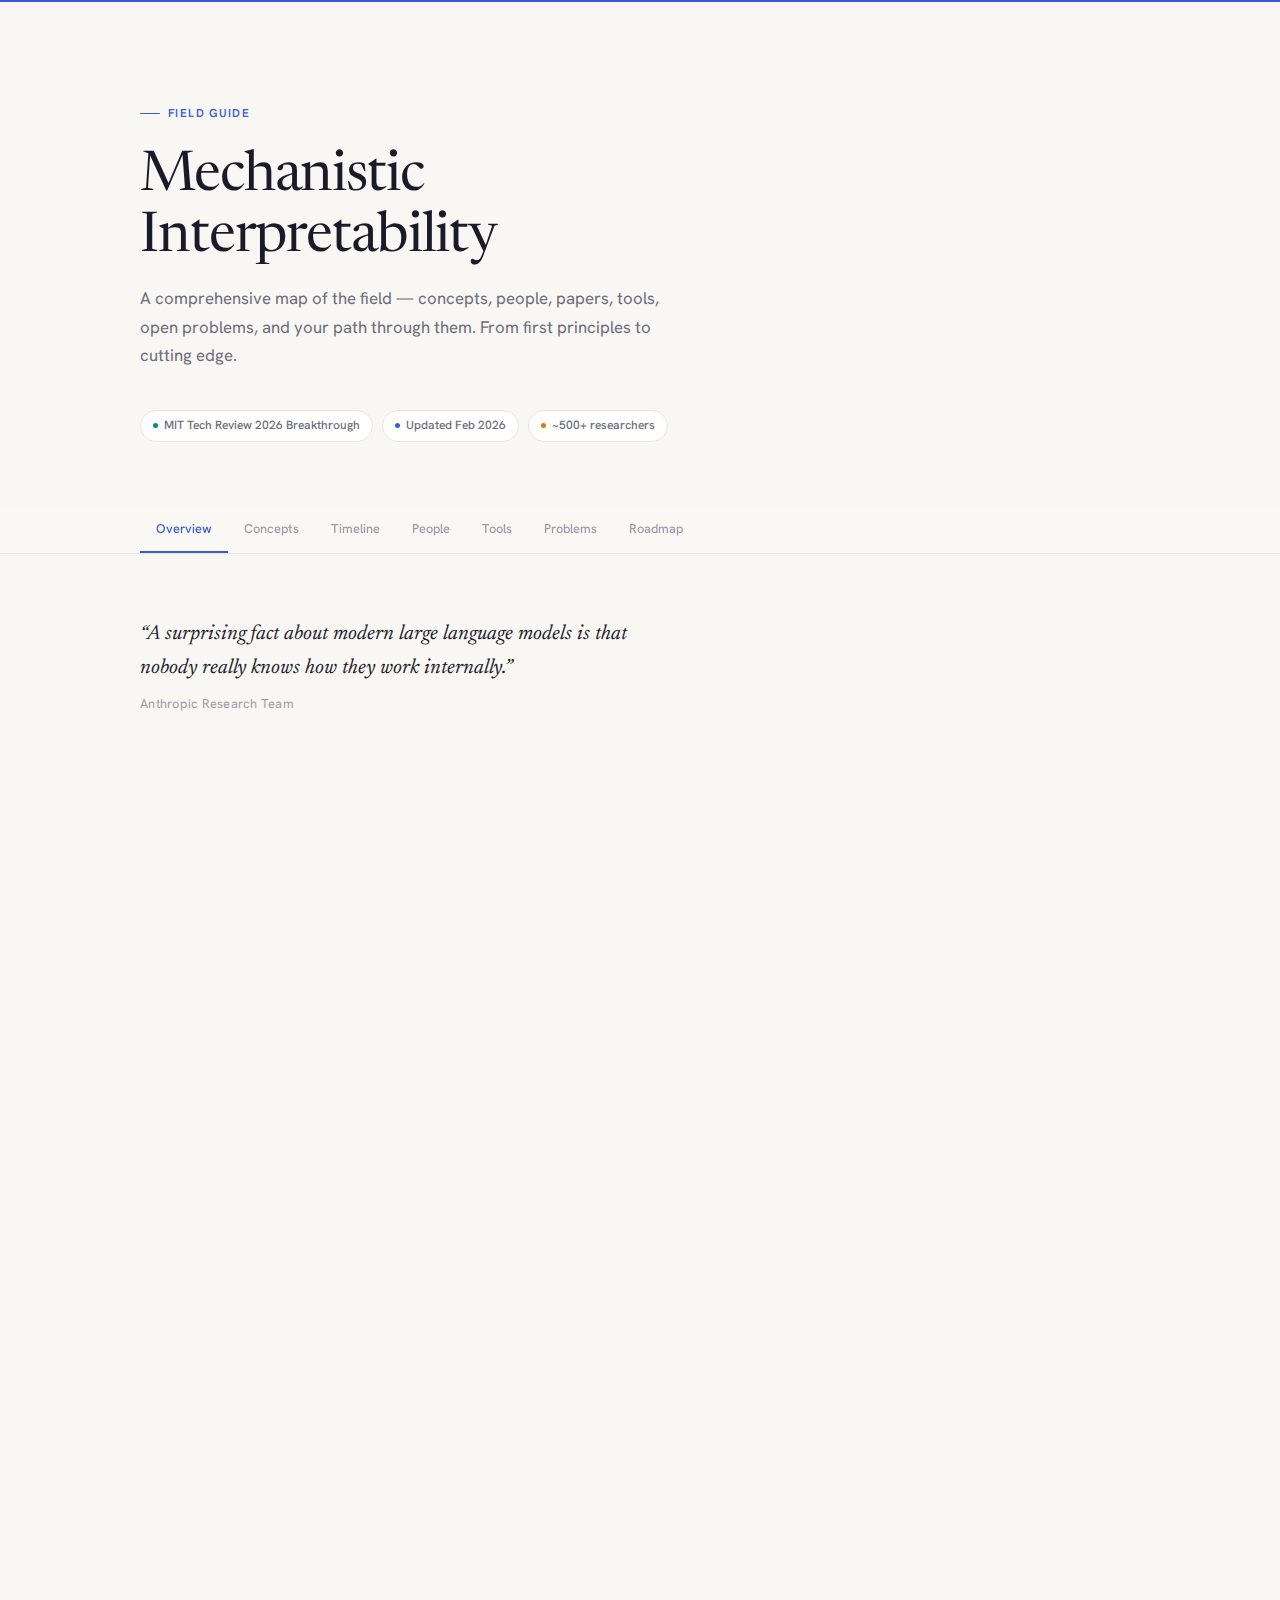
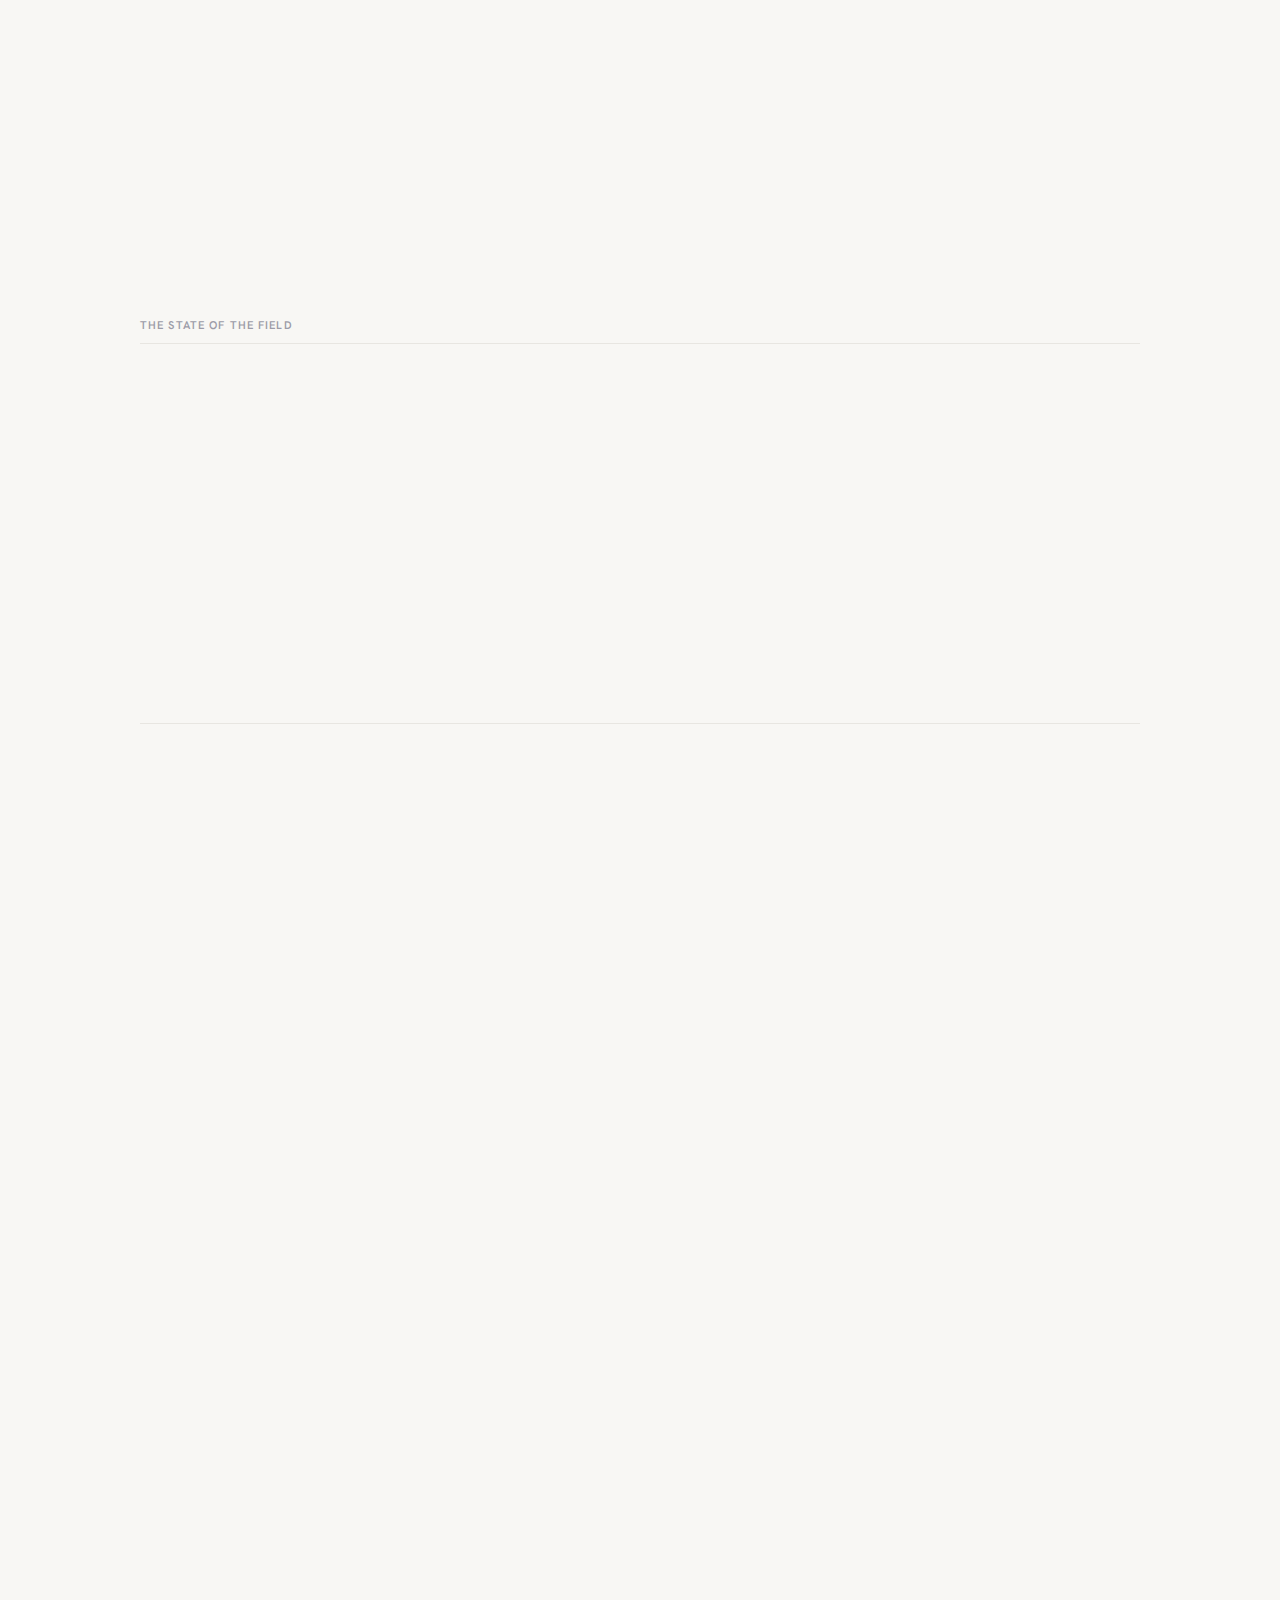
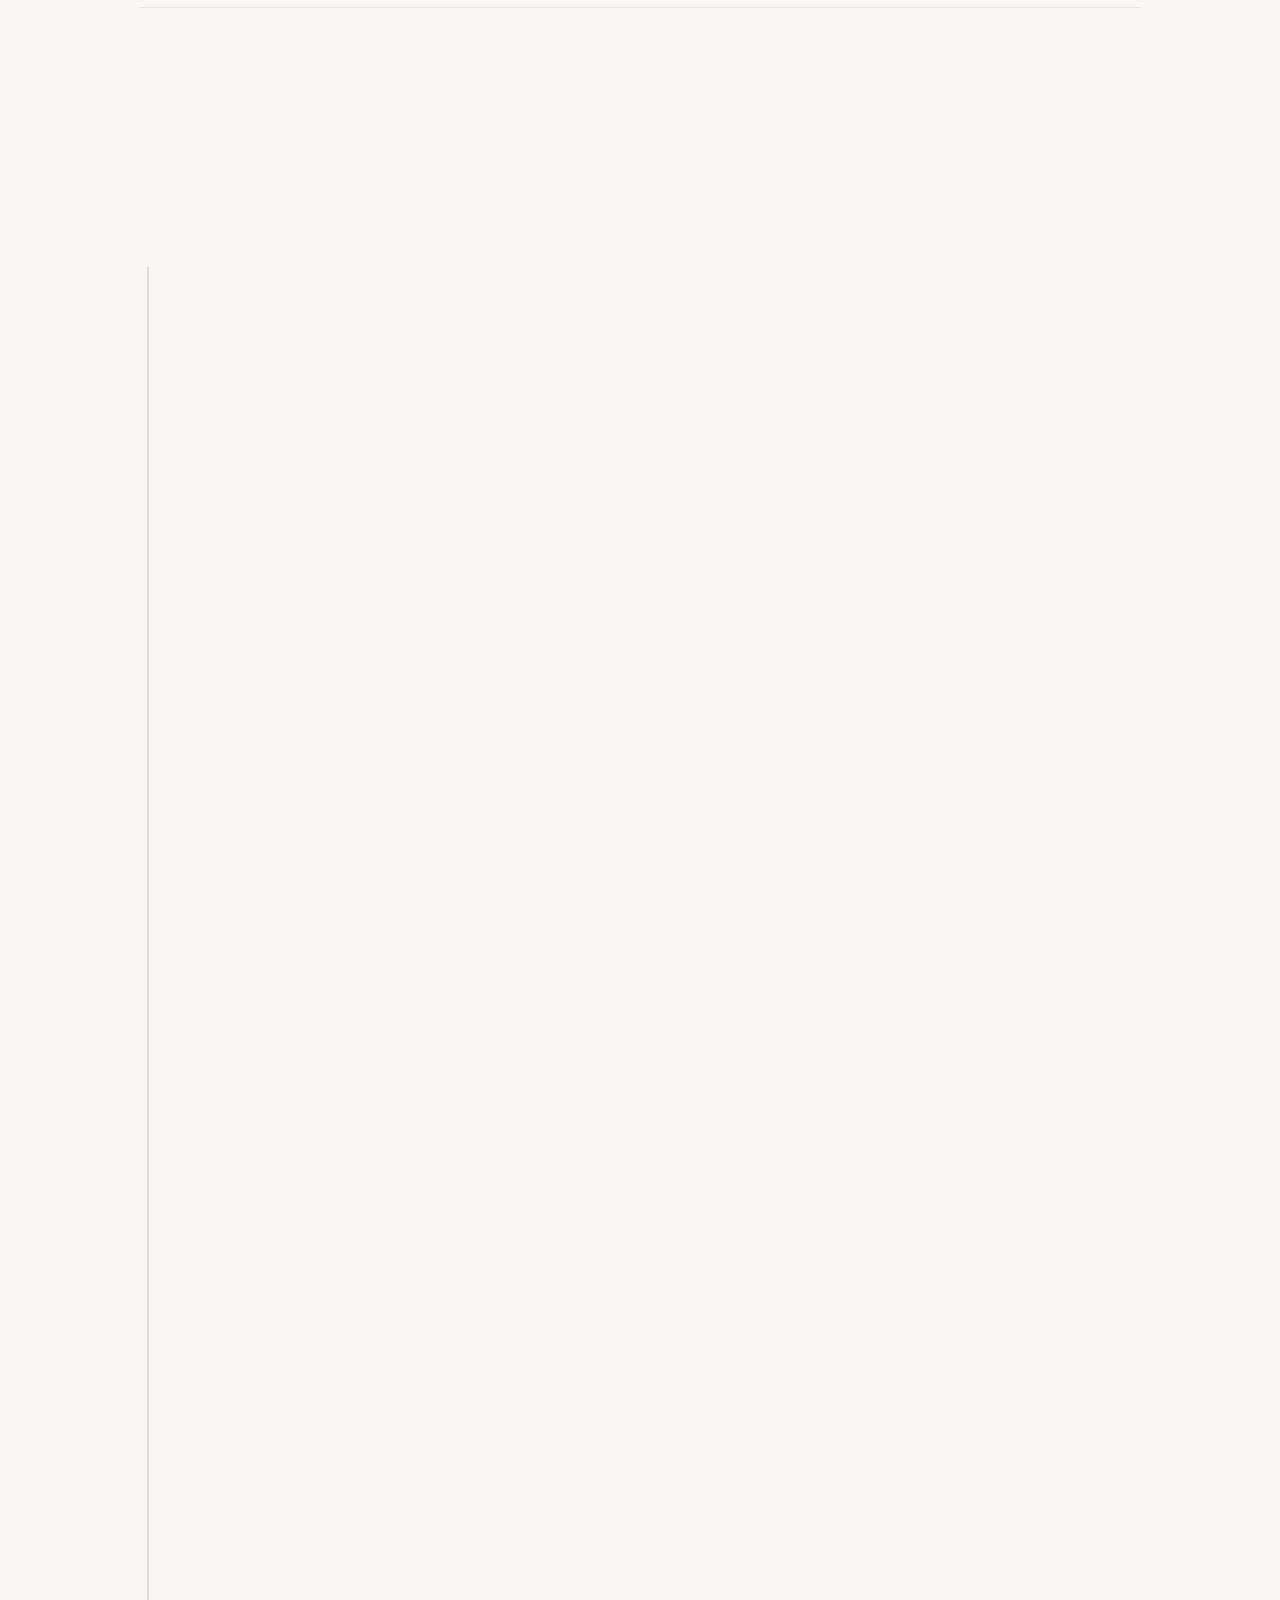
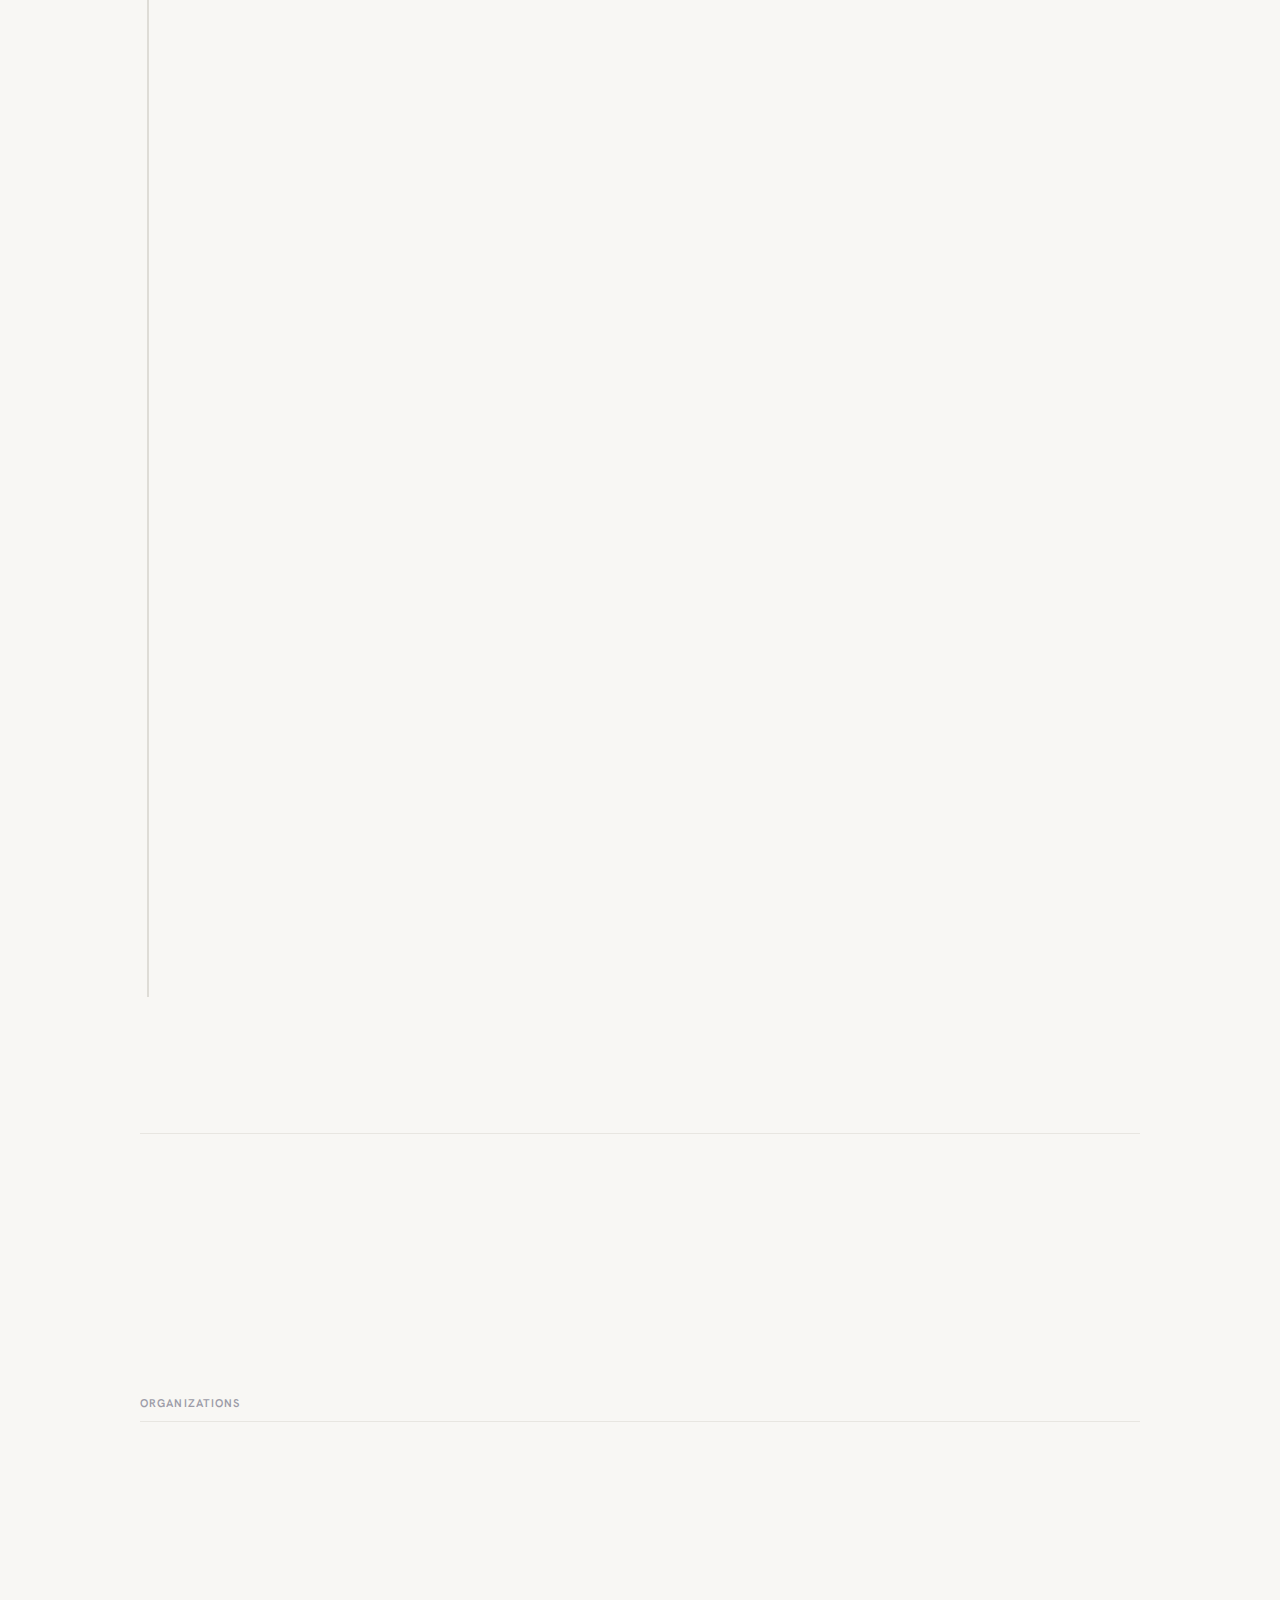
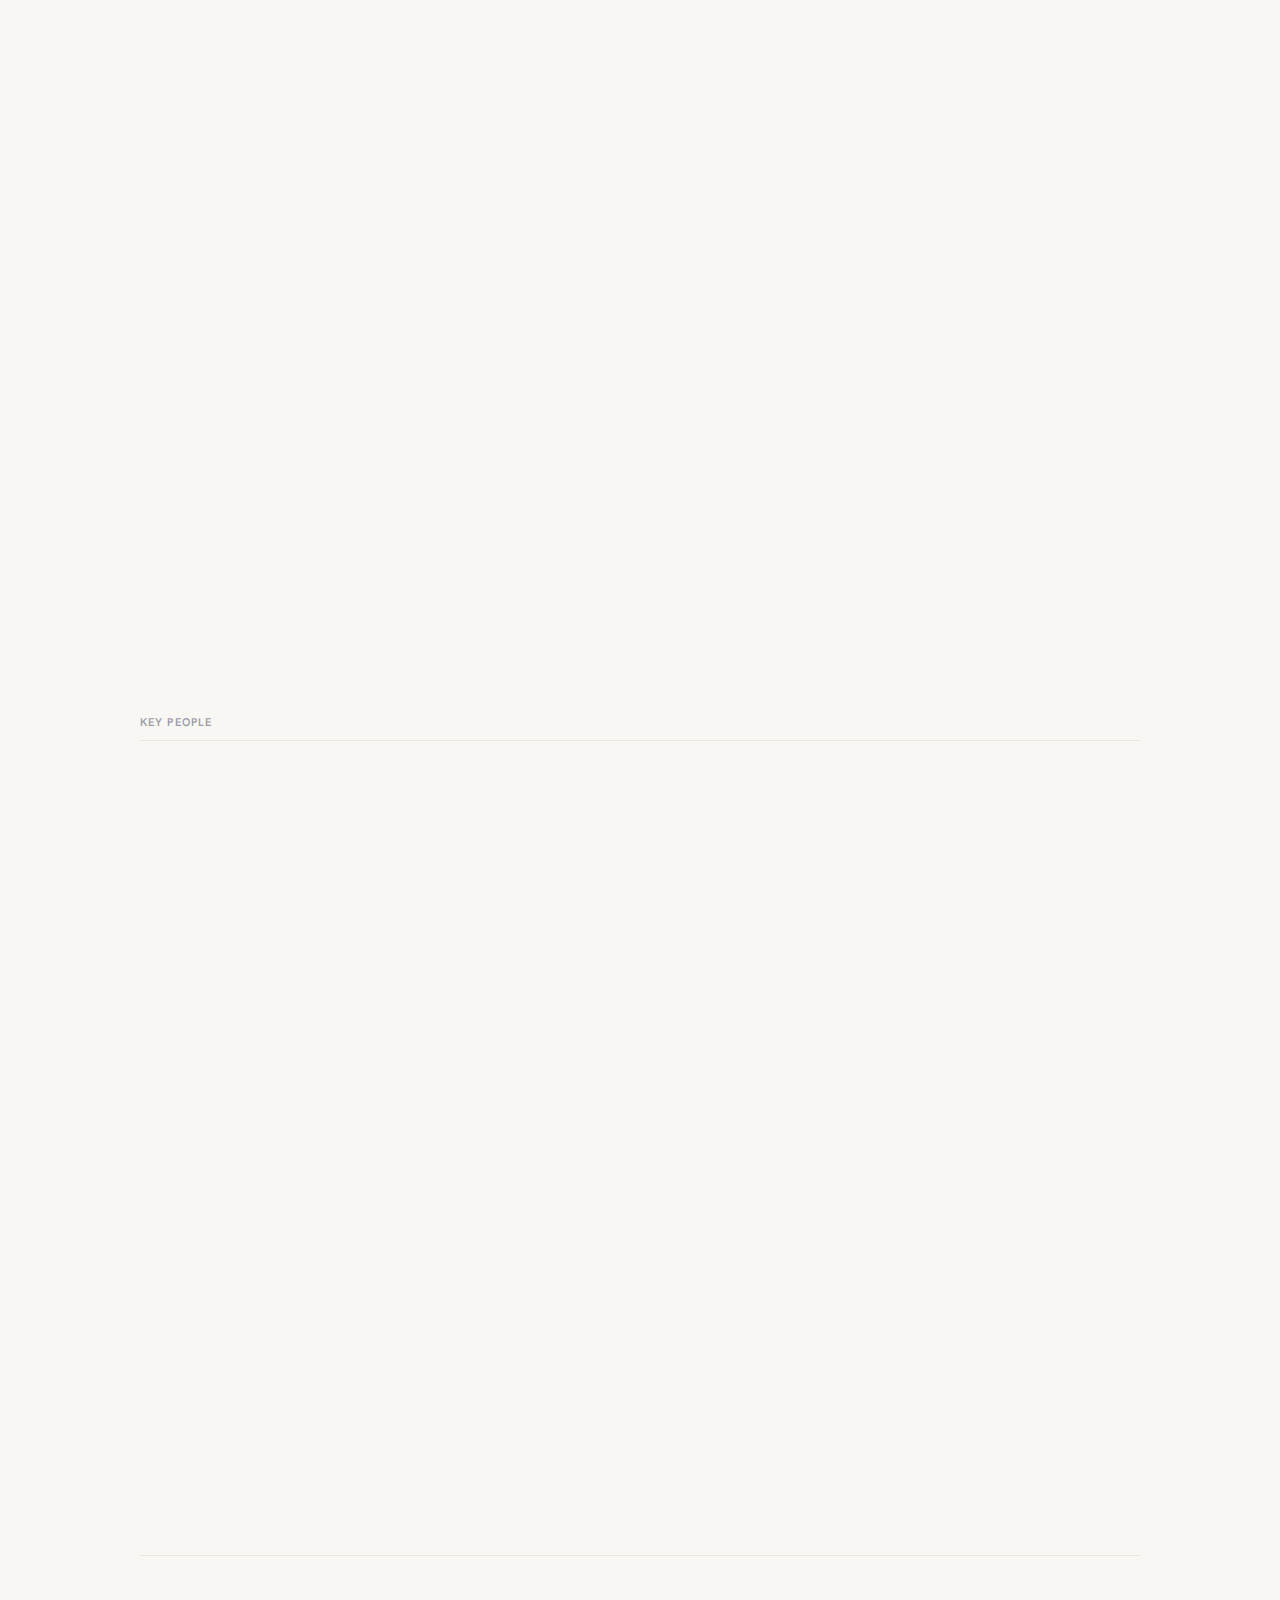
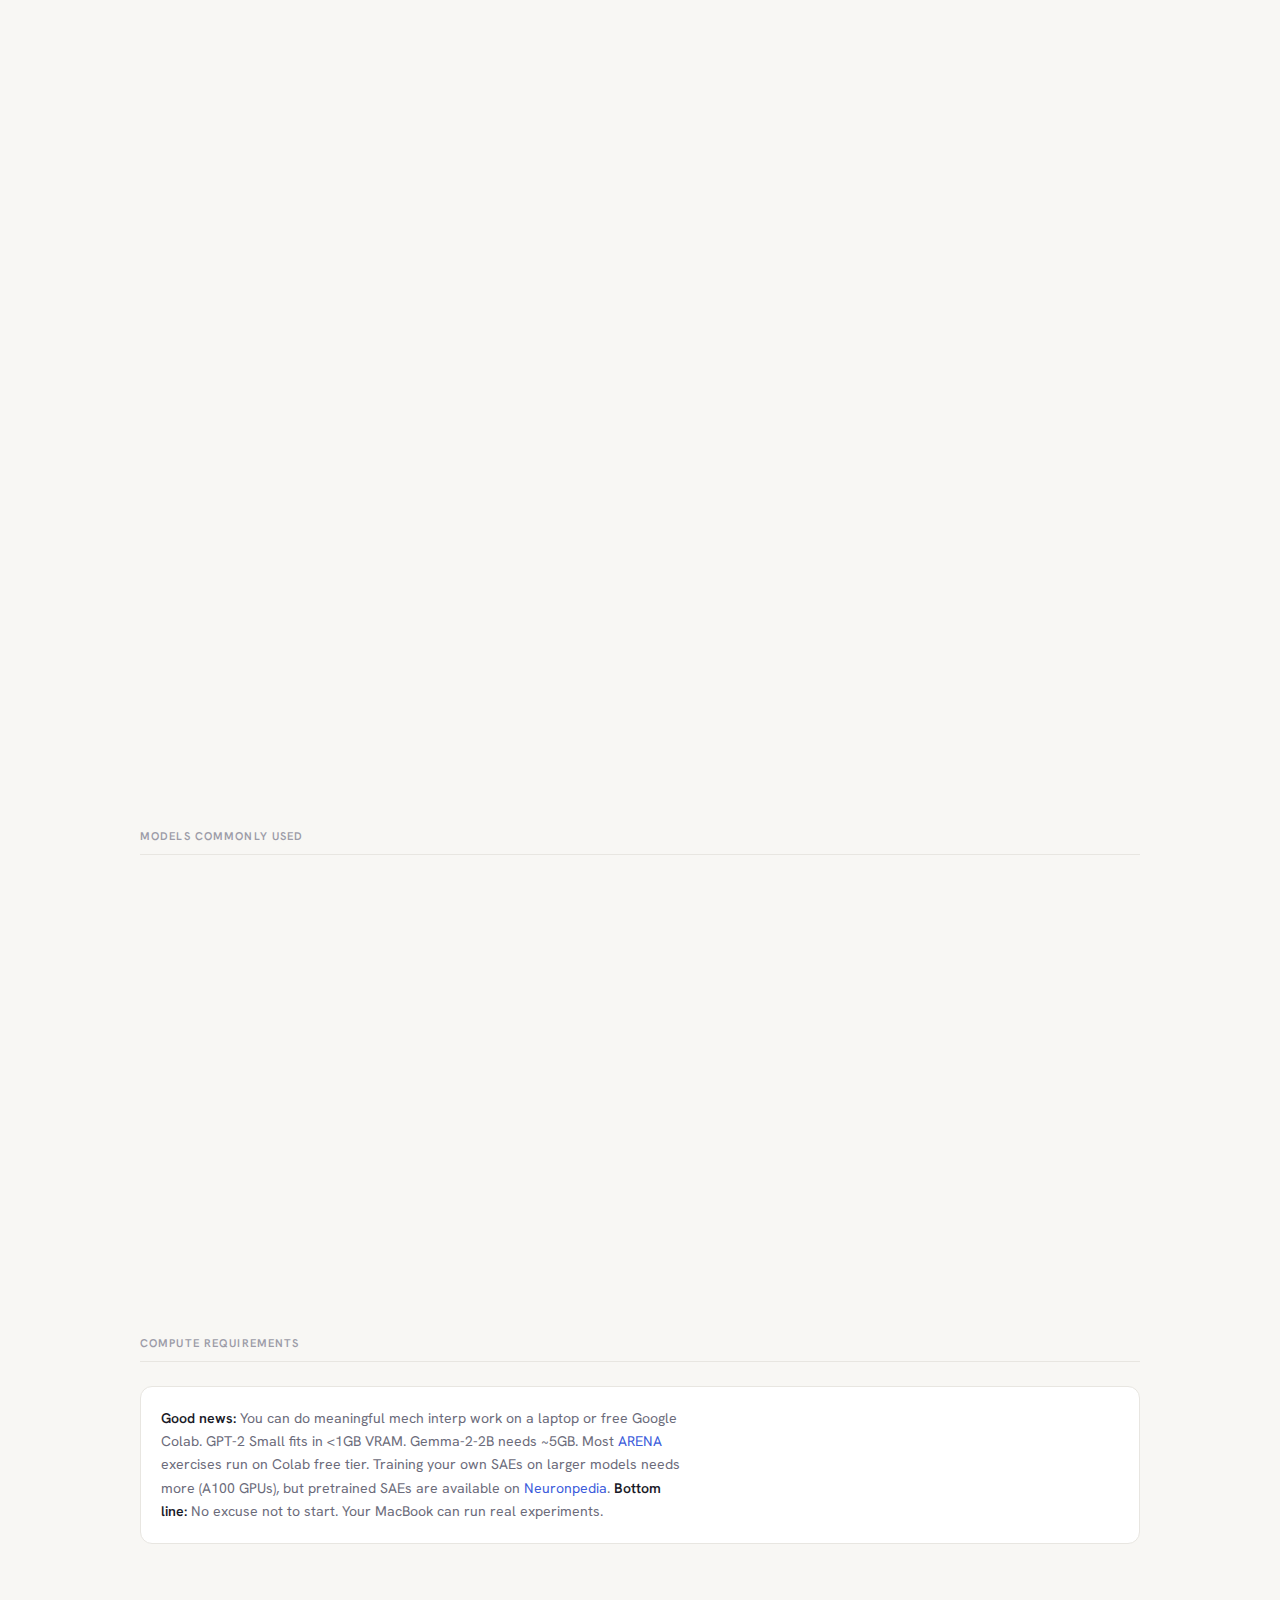
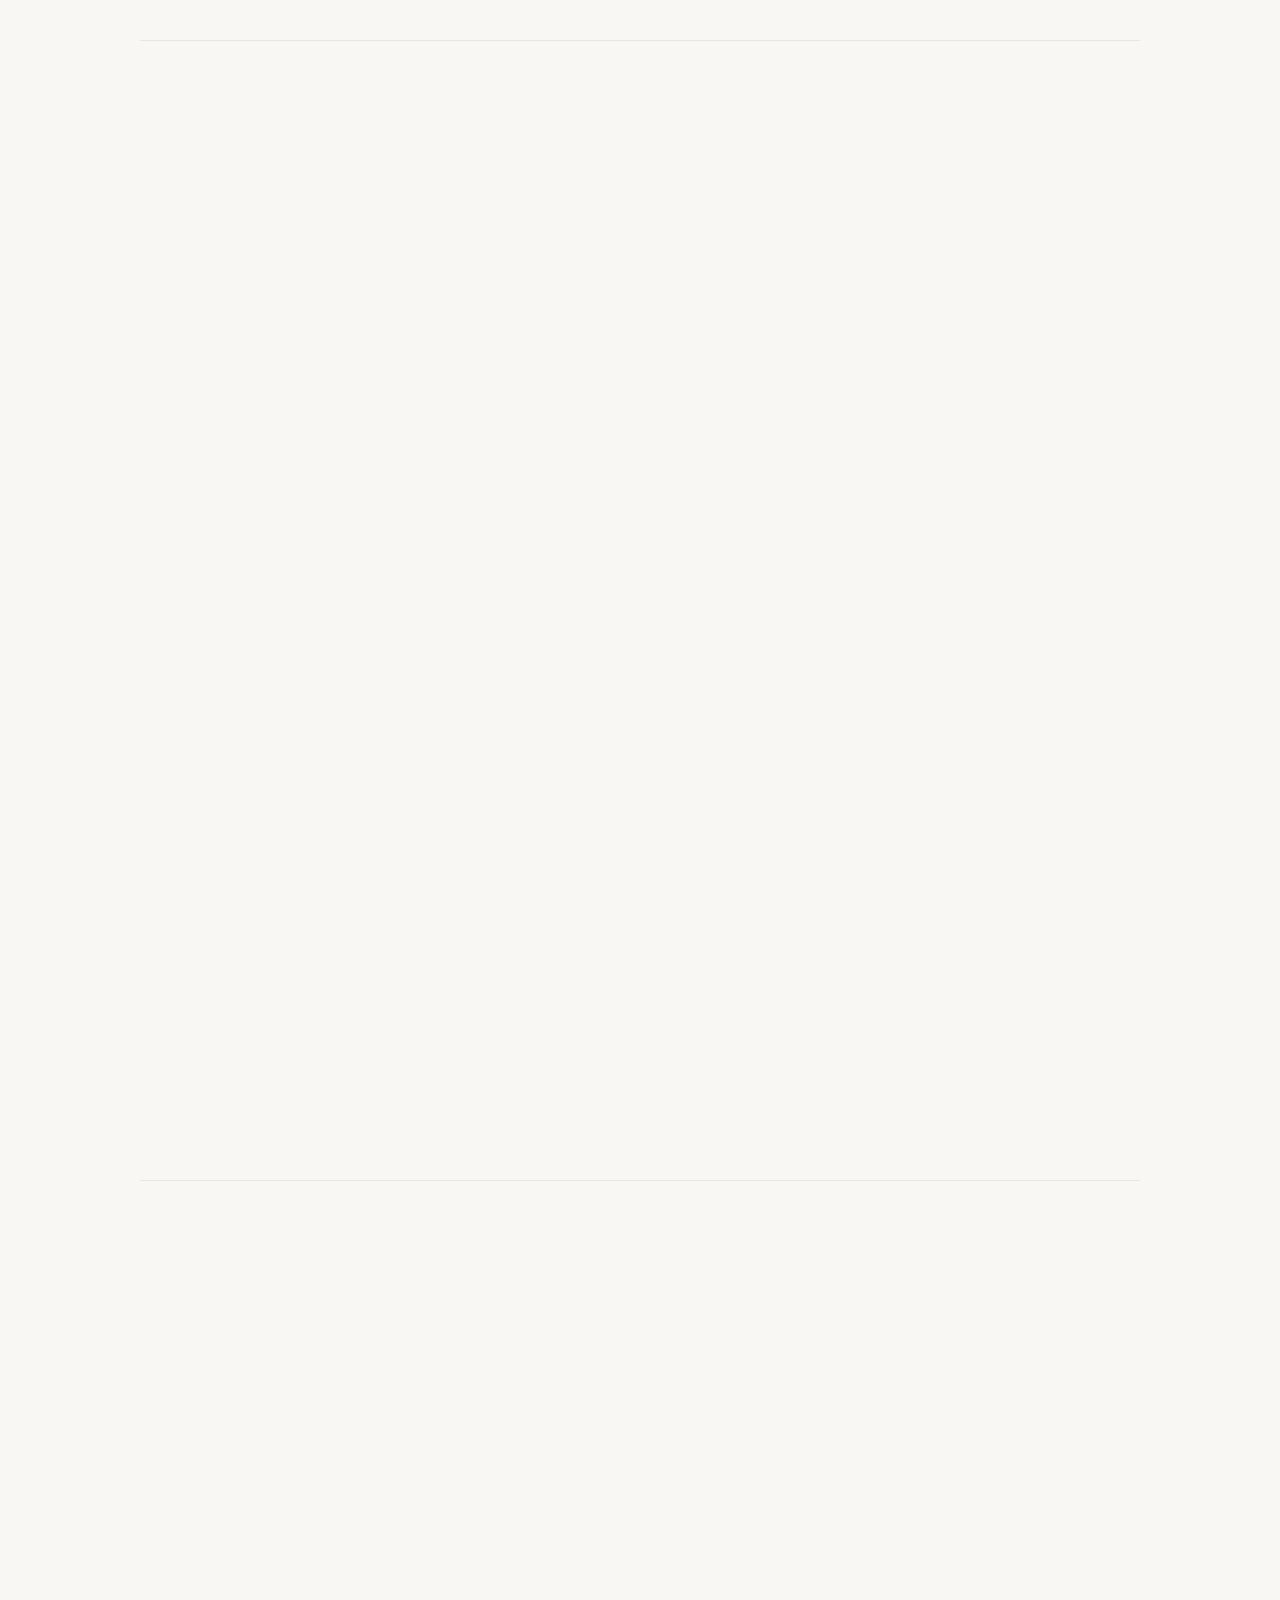
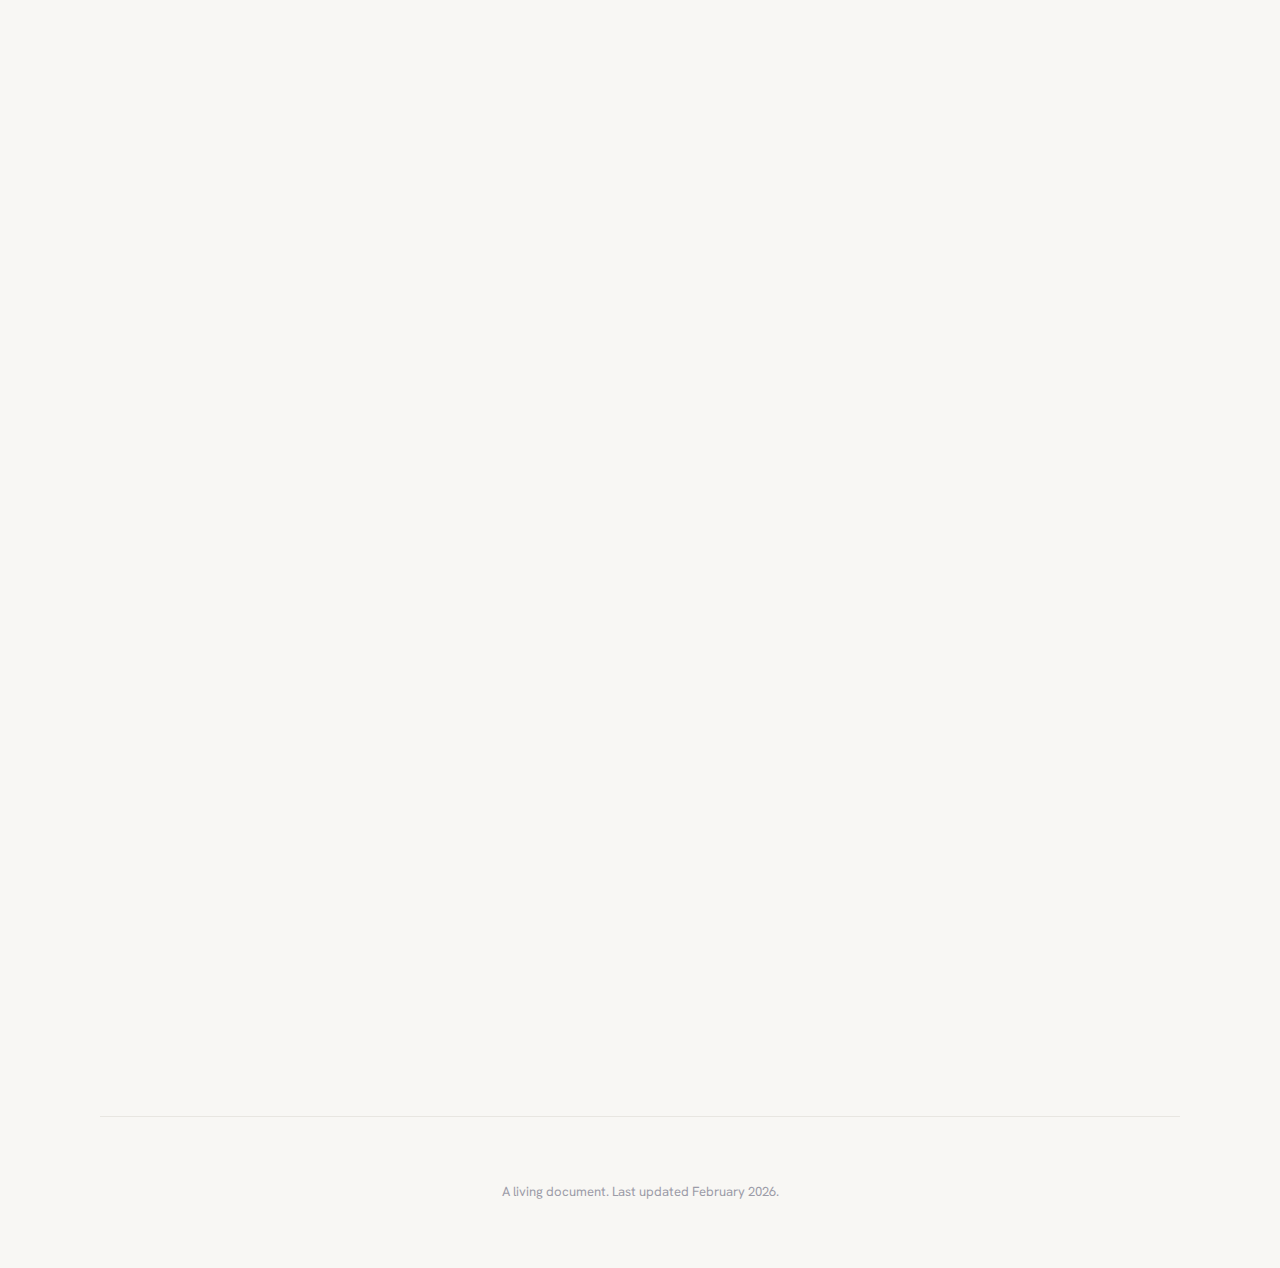
<file: index.html>
<!DOCTYPE html>
<html lang="en">
<head>
  <meta charset="UTF-8">
  <meta name="viewport" content="width=device-width, initial-scale=1.0">
  <title>Mechanistic Interpretability — A Field Guide</title>

  <link rel="preconnect" href="https://fonts.googleapis.com">
  <link rel="preconnect" href="https://fonts.gstatic.com" crossorigin>

  <link rel="stylesheet" href="styles/base.css">
  <link rel="stylesheet" href="styles/layout.css">
  <link rel="stylesheet" href="styles/components.css">
  <link rel="stylesheet" href="styles/animations.css">
</head>
<body>


<!-- ======== HEADER ======== -->

<header class="header">
  <div class="header-label reveal">Field Guide</div>

  <h1 class="reveal">Mechanistic<br>Interpretability</h1>

  <p class="header-desc reveal">
    A comprehensive map of the field &mdash; concepts, people, papers, tools,
    open problems, and your path through them. From first principles to cutting edge.
  </p>

  <div class="header-meta reveal">
    <span class="meta-badge">
      <span class="dot dot--live" style="background: var(--green)"></span>
      MIT Tech Review 2026 Breakthrough
    </span>
    <span class="meta-badge">
      <span class="dot" style="background: var(--accent)"></span>
      Updated Feb 2026
    </span>
    <span class="meta-badge">
      <span class="dot" style="background: var(--gold)"></span>
      ~500+ researchers
    </span>
  </div>
</header>


<!-- ======== NAVIGATION ======== -->

<nav class="nav">
  <div class="nav-inner">
    <div class="nav-track">
      <a class="nav-btn active" href="#overview">Overview</a>
      <a class="nav-btn" href="#concepts">Concepts</a>
      <a class="nav-btn" href="#timeline">Timeline</a>
      <a class="nav-btn" href="#people">People</a>
      <a class="nav-btn" href="#tools">Tools</a>
      <a class="nav-btn" href="#problems">Problems</a>
      <a class="nav-btn" href="#roadmap">Roadmap</a>
    </div>
  </div>
</nav>


<!-- ======== MAIN CONTENT ======== -->

<main>

  <div class="epigraph reveal">
    <blockquote>&ldquo;A surprising fact about modern large language models is that nobody really knows how they work internally.&rdquo;</blockquote>
    <cite>Anthropic Research Team</cite>
  </div>

  <!-- ============ OVERVIEW ============ -->

  <section id="overview">
    <div class="section-header reveal">
      <span class="section-number">01</span>
      <h2>What is this field?</h2>
      <p>Mechanistic interpretability reverse-engineers neural networks to understand
        <em>how</em> they compute, not just <em>what</em> they output.
        Think: decompiling a binary back to source code.</p>
    </div>

    <div class="concept-map reveal">
      <div class="concept-layer">
        <div class="layer-label">The Big Question</div>
        <p>
          Neural networks work, but nobody designed their algorithms. They emerged from training.
          Mechanistic interpretability asks:
          <strong>what algorithms did they learn, and can we understand them?</strong>
        </p>
      </div>

      <div class="arrow-label">leads to</div>

      <div class="concept-layer">
        <div class="layer-label">Core Challenge: Superposition</div>
        <p>
          Networks represent far more concepts than they have neurons. They pack thousands of
          &ldquo;features&rdquo; (concepts like &ldquo;Golden Gate Bridge&rdquo; or &ldquo;code is buggy&rdquo;) into a smaller number
          of dimensions using nearly-orthogonal directions in high-dimensional space.
          Individual neurons are <strong>polysemantic</strong> &mdash; they fire for multiple unrelated things.
          This makes the network opaque.
        </p>
      </div>

      <div class="arrow-label">so we need</div>

      <div class="concept-layer">
        <div class="layer-label">The Approach: Find the Real Features</div>
        <div class="concept-chips">
          <div class="concept-chip" onclick="showDetail('sae')">Sparse Autoencoders (SAEs)</div>
          <div class="concept-chip" onclick="showDetail('circuits')">Circuit Discovery</div>
          <div class="concept-chip" onclick="showDetail('attribution')">Attribution Graphs</div>
          <div class="concept-chip" onclick="showDetail('steering')">Representation Steering</div>
          <div class="concept-chip" onclick="showDetail('probing')">Probing / Linear Probes</div>
        </div>
      </div>

      <div class="arrow-label">to achieve</div>

      <div class="concept-layer">
        <div class="layer-label">Goals</div>
        <div class="concept-chips">
          <div class="concept-chip concept-chip--static">Safety: detect deception, misalignment</div>
          <div class="concept-chip concept-chip--static">Control: steer model behavior precisely</div>
          <div class="concept-chip concept-chip--static">Debugging: understand hallucinations, errors</div>
          <div class="concept-chip concept-chip--static">Science: how does intelligence work?</div>
        </div>
      </div>
    </div>

    <div id="detail-panel" class="detail-panel"></div>

    <div class="section-label">The State of the Field</div>

    <div class="card-grid">
      <div class="card reveal">
        <div class="card-header">
          <h3>The Breakthrough Moment</h3>
          <span class="tag tag-core">Status</span>
        </div>
        <p>MIT Technology Review named mech interp a <strong>2026 Breakthrough Technology</strong>.
        The field went from niche to essential in ~2 years. Anthropic, Google DeepMind, and
        startups like <a href="#people">Goodfire</a> are all investing heavily. 140+ papers at the ICML 2024 workshop alone.</p>
      </div>
      <div class="card reveal">
        <div class="card-header">
          <h3>What Actually Works Now</h3>
          <span class="tag tag-method">Methods</span>
        </div>
        <p><strong><a href="#concepts">SAEs</a></strong> can extract interpretable features from production models (Claude, Llama).
        <strong>Attribution graphs</strong> can trace how a model arrives at specific answers.
        <strong>Steering vectors</strong> can modify model behavior without retraining.
        But we still can&rsquo;t give robust guarantees about what a model will or won&rsquo;t do.</p>
      </div>
      <div class="card reveal">
        <div class="card-header">
          <h3>The Honest Gap</h3>
          <span class="tag tag-problem">Challenge</span>
        </div>
        <p>We can identify features and trace some circuits, but the full picture remains out of reach.
        Features aren&rsquo;t stable across training runs. Circuits for complex behaviors are too tangled to
        fully map. The field shifted from &ldquo;prove a model is safe&rdquo; to &ldquo;get useful-but-imperfect understanding.&rdquo;</p>
      </div>
    </div>
  </section>


  <!-- ============ CONCEPTS ============ -->

  <section id="concepts">
    <div class="section-header reveal">
      <span class="section-number">02</span>
      <h2>Core Concepts</h2>
      <p>Click any concept to expand details, prerequisites, and connections.</p>
    </div>

    <div class="concept-map reveal">
      <div class="concept-layer">
        <div class="layer-label">Foundational (Learn First)</div>
        <div class="concept-chips">
          <div class="concept-chip" onclick="showConceptDetail('residual-stream')">Residual Stream</div>
          <div class="concept-chip" onclick="showConceptDetail('attention')">Attention Heads</div>
          <div class="concept-chip" onclick="showConceptDetail('mlp')">MLP Layers</div>
          <div class="concept-chip" onclick="showConceptDetail('embeddings')">Embeddings</div>
          <div class="concept-chip" onclick="showConceptDetail('logits')">Logits &amp; Unembedding</div>
        </div>
      </div>

      <div class="concept-layer">
        <div class="layer-label">The Problem (Why It&rsquo;s Hard)</div>
        <div class="concept-chips">
          <div class="concept-chip" onclick="showConceptDetail('superposition')">Superposition</div>
          <div class="concept-chip" onclick="showConceptDetail('polysemanticity')">Polysemanticity</div>
          <div class="concept-chip" onclick="showConceptDetail('feature-concept')">Features (the real units)</div>
          <div class="concept-chip" onclick="showConceptDetail('linear-rep')">Linear Representation Hypothesis</div>
        </div>
      </div>

      <div class="concept-layer">
        <div class="layer-label">Methods (How We Attack It)</div>
        <div class="concept-chips">
          <div class="concept-chip" onclick="showConceptDetail('sae-detail')">Sparse Autoencoders</div>
          <div class="concept-chip" onclick="showConceptDetail('activation-patching')">Activation Patching</div>
          <div class="concept-chip" onclick="showConceptDetail('attribution-patching')">Attribution Patching</div>
          <div class="concept-chip" onclick="showConceptDetail('logit-lens')">Logit Lens</div>
          <div class="concept-chip" onclick="showConceptDetail('probing-detail')">Linear Probes</div>
          <div class="concept-chip" onclick="showConceptDetail('ablation')">Ablation Studies</div>
        </div>
      </div>

      <div class="concept-layer">
        <div class="layer-label">Advanced / Frontier (2024&ndash;2026)</div>
        <div class="concept-chips">
          <div class="concept-chip" onclick="showConceptDetail('crosscoders')">Crosscoders</div>
          <div class="concept-chip" onclick="showConceptDetail('transcoders')">Transcoders / CLTs</div>
          <div class="concept-chip" onclick="showConceptDetail('attribution-graphs')">Attribution Graphs</div>
          <div class="concept-chip" onclick="showConceptDetail('rep-engineering')">Representation Engineering</div>
          <div class="concept-chip" onclick="showConceptDetail('steering-vectors')">Steering Vectors</div>
          <div class="concept-chip" onclick="showConceptDetail('model-diffing')">Model Diffing</div>
        </div>
      </div>
    </div>

    <div id="concept-detail-panel" class="detail-panel"></div>
  </section>


  <!-- ============ TIMELINE ============ -->

  <section id="timeline">
    <div class="section-header reveal">
      <span class="section-number">03</span>
      <h2>Timeline</h2>
      <p>Key papers and breakthroughs, in order. Highlighted dots mark turning points.</p>
    </div>

    <div class="timeline">
      <div class="timeline-item major reveal">
        <div class="timeline-date">March 2020</div>
        <div class="timeline-title">Zoom In: An Introduction to Circuits</div>
        <div class="timeline-desc"><a href="#people">Chris Olah</a>, Nick Cammarata, et al. at OpenAI publish the Circuits paper, establishing the vision of understanding neural networks as compositions of meaningful features connected by circuits. Foundational work that launches the field.</div>
        <div class="timeline-authors">Olah, Cammarata, Schubert et al. &mdash; Distill</div>
      </div>

      <div class="timeline-item reveal">
        <div class="timeline-date">2021</div>
        <div class="timeline-title">A Mathematical Framework for Transformer Circuits</div>
        <div class="timeline-desc">Elhage, <a href="#people">Nanda</a>, <a href="#people">Olah</a> et al. Introduces the <a href="#concepts">residual stream</a> view of transformers, induction heads, and virtual attention heads. The theoretical foundation for mech interp of transformers.</div>
        <div class="timeline-authors">Elhage, Nanda, Olah et al. &mdash; Anthropic</div>
      </div>

      <div class="timeline-item reveal">
        <div class="timeline-date">Sep 2022</div>
        <div class="timeline-title">Toy Models of Superposition</div>
        <div class="timeline-desc">Demonstrates mathematically that neural networks represent more features than they have dimensions, and explores when and how <a href="#concepts">superposition</a> occurs. Critical for understanding why individual neurons are uninterpretable.</div>
        <div class="timeline-authors">Elhage, Hume, Olah et al. &mdash; Anthropic</div>
      </div>

      <div class="timeline-item major reveal">
        <div class="timeline-date">Oct 2023</div>
        <div class="timeline-title">Towards Monosemanticity</div>
        <div class="timeline-desc">First successful use of <a href="#concepts">sparse autoencoders</a> (dictionary learning) to extract interpretable, monosemantic features from a small 1-layer transformer. Proof of concept that SAEs can decompose superposition into understandable units.</div>
        <div class="timeline-authors">Bricken, Templeton et al. &mdash; Anthropic</div>
      </div>

      <div class="timeline-item reveal">
        <div class="timeline-date">2023&ndash;2024</div>
        <div class="timeline-title">TransformerLens matures</div>
        <div class="timeline-desc"><a href="#people">Neel Nanda</a>&rsquo;s library becomes the standard tool for mech interp research. Loads 50+ model architectures, exposes all internal activations. The &ldquo;microscope&rdquo; everyone uses.</div>
        <div class="timeline-authors">Nanda, Meyer et al.</div>
      </div>

      <div class="timeline-item major reveal">
        <div class="timeline-date">May 2024</div>
        <div class="timeline-title">Scaling Monosemanticity / Mapping the Mind of Claude</div>
        <div class="timeline-desc">Anthropic scales SAEs to Claude 3 Sonnet (~70B parameters). Extracts millions of interpretable features including abstract, multilingual, multimodal concepts. First deep look inside a production LLM. Finds safety-relevant features (deception, sycophancy, bias).</div>
        <div class="timeline-authors">Bricken, Templeton, Batson et al. &mdash; Anthropic</div>
      </div>

      <div class="timeline-item reveal">
        <div class="timeline-date">Jun 2024</div>
        <div class="timeline-title">Representation Engineering / RepE</div>
        <div class="timeline-desc"><a href="#people">Dan Hendrycks</a> et al. present a top-down approach: rather than finding individual features, identify directions in representation space that correspond to high-level concepts (honesty, happiness, power-seeking) and use them for reading and controlling model behavior.</div>
        <div class="timeline-authors">Zou, Phan, Hendrycks et al. &mdash; Center for AI Safety</div>
      </div>

      <div class="timeline-item reveal">
        <div class="timeline-date">Sep 2024</div>
        <div class="timeline-title">Golden Gate Claude</div>
        <div class="timeline-desc">Anthropic demonstrates <a href="#concepts">feature steering</a> by amplifying the &ldquo;Golden Gate Bridge&rdquo; feature in Claude, making it obsessively relate everything to the bridge. Dramatic public demonstration that features are causally meaningful.</div>
        <div class="timeline-authors">Anthropic</div>
      </div>

      <div class="timeline-item reveal">
        <div class="timeline-date">Dec 2024</div>
        <div class="timeline-title">Sparse Crosscoders for Cross-Layer Features</div>
        <div class="timeline-desc">Anthropic introduces <a href="#concepts">crosscoders</a>: SAEs that read and write across multiple layers. Enables tracking how features evolve through the network and comparing features between different models (&ldquo;model diffing&rdquo;).</div>
        <div class="timeline-authors">Lindsey et al. &mdash; Anthropic</div>
      </div>

      <div class="timeline-item reveal">
        <div class="timeline-date">Dec 2024</div>
        <div class="timeline-title">Goodfire launches Ember API</div>
        <div class="timeline-desc">First commercial interpretability API. Feature search, auto-steer, and dynamic prompting for Llama 3.3 70B. Backed by $50M Series A including Anthropic&rsquo;s first external investment.</div>
        <div class="timeline-authors">Goodfire</div>
      </div>

      <div class="timeline-item reveal">
        <div class="timeline-date">Jan 2025</div>
        <div class="timeline-title">Open Problems in Mechanistic Interpretability</div>
        <div class="timeline-desc"><a href="#people">Lee Sharkey</a> (Apollo Research) et al. publish comprehensive survey of unsolved problems: verification of interpretations, scalability, weight-level understanding, faithfulness of explanations. The field&rsquo;s roadmap document.</div>
        <div class="timeline-authors">Sharkey, Chughtai et al. &mdash; Apollo Research / Various</div>
      </div>

      <div class="timeline-item major reveal">
        <div class="timeline-date">Mar 2025</div>
        <div class="timeline-title">Circuit Tracing / Attribution Graphs / Biology of an LLM</div>
        <div class="timeline-desc">Anthropic&rsquo;s biggest interpretability release. Introduces <a href="#concepts">attribution graphs</a> that trace how Claude 3.5 Haiku reasons. Discovers: the model plans poetry rhymes ahead, solves math differently than it claims, has universal multilingual features. Open-sourced the <a href="#tools">tools</a>.</div>
        <div class="timeline-authors">Lindsey, Olah et al. &mdash; Anthropic</div>
      </div>

      <div class="timeline-item reveal">
        <div class="timeline-date">2025</div>
        <div class="timeline-title">Cross-Architecture Model Diffing</div>
        <div class="timeline-desc">First <a href="#concepts">model diff</a> between architecturally distinct models (Llama vs Qwen). Discovers ideological features: Chinese state narrative alignment in Qwen, American exceptionalism features in Llama. Features causally control censorship behavior.</div>
        <div class="timeline-authors">Various researchers</div>
      </div>

      <div class="timeline-item reveal">
        <div class="timeline-date">2025</div>
        <div class="timeline-title">Neel Nanda&rsquo;s Pragmatic Pivot</div>
        <div class="timeline-desc">Google DeepMind&rsquo;s mech interp team shifts from &ldquo;ambitious reverse-engineering&rdquo; to &ldquo;pragmatic interpretability&rdquo; &mdash; directly solving safety problems with imperfect-but-useful understanding. &ldquo;Applied interpretability&rdquo; becomes a new subfield.</div>
        <div class="timeline-authors">Nanda et al. &mdash; Google DeepMind</div>
      </div>

      <div class="timeline-item major reveal">
        <div class="timeline-date">Jan 2026</div>
        <div class="timeline-title">MIT Tech Review: 2026 Breakthrough Technology</div>
        <div class="timeline-desc">Mechanistic interpretability named one of MIT Technology Review&rsquo;s 10 Breakthrough Technologies for 2026. Field goes fully mainstream.</div>
      </div>
    </div>
  </section>


  <!-- ============ PEOPLE & ORGS ============ -->

  <section id="people">
    <div class="section-header reveal">
      <span class="section-number">04</span>
      <h2>People &amp; Organizations</h2>
      <p>Who&rsquo;s doing this work and where.</p>
    </div>

    <div class="section-label">Organizations</div>

    <div class="card-grid">
      <div class="card reveal">
        <div class="card-header">
          <h3>Anthropic Interpretability Team</h3>
          <span class="tag tag-org">Lab</span>
        </div>
        <p>The largest and most influential mech interp team. Led by Chris Olah. Produced <a href="#timeline">Scaling Monosemanticity</a>, Circuit Tracing, Crosscoders, the transformer-circuits.pub research site. Has the most access to frontier models (Claude). Sets the research agenda for much of the field.</p>
        <div class="links">
          <a href="https://transformer-circuits.pub/">transformer-circuits.pub</a>
          <a href="https://www.anthropic.com/research">anthropic.com/research</a>
        </div>
      </div>
      <div class="card reveal">
        <div class="card-header">
          <h3>Google DeepMind MI Team</h3>
          <span class="tag tag-org">Lab</span>
        </div>
        <p>Led by <a href="#people">Neel Nanda</a> (age 26). Recently pivoted to &ldquo;applied interpretability&rdquo; &mdash; using mech interp tools directly for safety in production. Hiring research scientists and engineers. Created <a href="#tools">TransformerLens</a> (now community-maintained). Key focus: pragmatic safety applications.</p>
        <div class="links">
          <a href="https://www.neelnanda.io/">neelnanda.io</a>
        </div>
      </div>
      <div class="card reveal">
        <div class="card-header">
          <h3>Goodfire</h3>
          <span class="tag tag-org">Startup</span>
        </div>
        <p>First mech interp startup. $50M+ raised, Anthropic invested. Built commercial API for feature discovery and steering on Llama models. &ldquo;Paint with Ember&rdquo; lets you paint using neural features. Proving interpretability has commercial value, not just research.</p>
        <div class="links">
          <a href="https://www.goodfire.ai/">goodfire.ai</a>
        </div>
      </div>
      <div class="card reveal">
        <div class="card-header">
          <h3>Apollo Research</h3>
          <span class="tag tag-org">Safety org</span>
        </div>
        <p>AI safety research org. <a href="#people">Lee Sharkey</a> (co-author of &ldquo;Open Problems in MI&rdquo;) is based here. Focus on using interpretability for evaluating dangerous AI capabilities, particularly deception and scheming.</p>
        <div class="links">
          <a href="https://www.apolloresearch.ai/">apolloresearch.ai</a>
        </div>
      </div>
      <div class="card reveal">
        <div class="card-header">
          <h3>EleutherAI</h3>
          <span class="tag tag-org">Open source</span>
        </div>
        <p>Open-source AI research collective. Released the <a href="#tools">Pythia</a> model suite (purpose-built for interp research with saved checkpoints). Created the &ldquo;Attribute&rdquo; library for attribution graphs. Strong focus on open, reproducible research.</p>
      </div>
      <div class="card reveal">
        <div class="card-header">
          <h3>Decode Research / Neuronpedia</h3>
          <span class="tag tag-org">Platform</span>
        </div>
        <p>Maintains <a href="#tools">Neuronpedia</a> (the Wikipedia of neural features) and <a href="#tools">SAELens</a> (SAE training library). Now open source. Hosts 4+ TB of feature activations, explanations, and metadata. Collaborated with Anthropic on open-sourcing circuit tracing.</p>
        <div class="links">
          <a href="https://www.neuronpedia.org/">neuronpedia.org</a>
          <a href="https://github.com/decoderesearch/SAELens">SAELens</a>
        </div>
      </div>
      <div class="card reveal">
        <div class="card-header">
          <h3>MATS</h3>
          <span class="tag tag-org">Training</span>
        </div>
        <p>Premier mentorship program for alignment researchers. Many mech interp researchers came through MATS. If you want to do this professionally, MATS is one of the best entry points.</p>
        <div class="links">
          <a href="https://www.matsprogram.org/">matsprogram.org</a>
        </div>
      </div>
    </div>

    <div class="section-label">Key People</div>

    <div class="card-grid">
      <div class="card reveal">
        <div class="card-header">
          <h3>Chris Olah</h3>
          <span class="tag tag-person">Anthropic</span>
        </div>
        <p>Coined &ldquo;mechanistic interpretability.&rdquo; Founded the Circuits research program at OpenAI, then moved to Anthropic. Behind Distill.pub, the <a href="#timeline">Circuits papers</a>, and most of Anthropic&rsquo;s landmark interp work. The intellectual godfather of the field.</p>
      </div>
      <div class="card reveal">
        <div class="card-header">
          <h3>Neel Nanda</h3>
          <span class="tag tag-person">Google DeepMind</span>
        </div>
        <p>Created <a href="#tools">TransformerLens</a>. MI team lead at Google DeepMind at age 26. Mentored 50+ junior researchers. Best resource for getting started (quickstart guide, prerequisites guide, blog). Recently shifted toward &ldquo;pragmatic interpretability.&rdquo;</p>
        <div class="links">
          <a href="https://www.neelnanda.io/mechanistic-interpretability/quickstart">Quickstart Guide</a>
        </div>
      </div>
      <div class="card reveal">
        <div class="card-header">
          <h3>Trenton Bricken</h3>
          <span class="tag tag-person">Anthropic</span>
        </div>
        <p>Core author on <a href="#timeline">Towards Monosemanticity</a> and Scaling Monosemanticity. Central to the SAE / dictionary learning approach. Background in neuroscience + ML.</p>
      </div>
      <div class="card reveal">
        <div class="card-header">
          <h3>Nelson Elhage</h3>
          <span class="tag tag-person">Anthropic</span>
        </div>
        <p>Co-author of <a href="#timeline">Mathematical Framework for Transformer Circuits</a>, Toy Models of Superposition, and many other foundational papers. Created &ldquo;Transformers for Software Engineers&rdquo; &mdash; essential reading for your background.</p>
      </div>
      <div class="card reveal">
        <div class="card-header">
          <h3>Lee Sharkey</h3>
          <span class="tag tag-person">Apollo Research</span>
        </div>
        <p>Lead author of &ldquo;<a href="#timeline">Open Problems in MI</a>&rdquo; (Jan 2025) &mdash; the field&rsquo;s roadmap. Working on using interp for evaluating AI deception. Strong on theory and identifying what the field actually needs to solve.</p>
      </div>
      <div class="card reveal">
        <div class="card-header">
          <h3>Joseph Bloom</h3>
          <span class="tag tag-person">Decode Research</span>
        </div>
        <p>Creator of <a href="#tools">SAELens</a> (SAE training library) and SAEDashboard. Building the infrastructure the field runs on. Key contributor to making SAE research accessible and reproducible.</p>
      </div>
      <div class="card reveal">
        <div class="card-header">
          <h3>David Bau</h3>
          <span class="tag tag-person">Academic</span>
        </div>
        <p>Professor at Northeastern. Created baukit/<a href="#tools">nnsight</a>. Pioneer in understanding individual neurons and editing model knowledge. ROME (Rank-One Model Editing) work. Approaches interp from a different angle than Anthropic.</p>
      </div>
      <div class="card reveal">
        <div class="card-header">
          <h3>Dan Hendrycks</h3>
          <span class="tag tag-person">CAIS</span>
        </div>
        <p>Director of Center for AI Safety. <a href="#concepts">Representation Engineering</a> / RepE work. Top-down approach to finding and controlling concept representations. Complements bottom-up circuit analysis.</p>
      </div>
      <div class="card reveal">
        <div class="card-header">
          <h3>Callum McDougall</h3>
          <span class="tag tag-person">Educator</span>
        </div>
        <p>Created <a href="#tools">ARENA</a> (Alignment Research Engineer Accelerator) tutorials. The most recommended hands-on learning resource for mech interp. If you&rsquo;re doing the exercises, you&rsquo;re following his curriculum.</p>
      </div>
    </div>
  </section>


  <!-- ============ TOOLS ============ -->

  <section id="tools">
    <div class="section-header reveal">
      <span class="section-number">05</span>
      <h2>Tools &amp; Infrastructure</h2>
      <p>The practical toolkit for doing interpretability research.</p>
    </div>

    <div class="card-grid">
      <div class="card reveal">
        <div class="card-header">
          <h3>TransformerLens</h3>
          <span class="tag tag-tool">Library</span>
        </div>
        <p><strong>The primary tool.</strong> Load 50+ model architectures, access every internal activation (<a href="#concepts">residual stream</a>, attention patterns, MLP outputs), cache activations, hook into forward passes to edit/ablate/patch. v3 (alpha, Sep 2025) supports large models. Start here.</p>
        <div class="links">
          <a href="https://github.com/TransformerLensOrg/TransformerLens">GitHub</a>
          <a href="https://transformerlensorg.github.io/TransformerLens/">Docs</a>
        </div>
      </div>
      <div class="card reveal">
        <div class="card-header">
          <h3>SAELens</h3>
          <span class="tag tag-tool">Library</span>
        </div>
        <p>Train and analyze <a href="#concepts">sparse autoencoders</a>. Works with any PyTorch model (not just TransformerLens). Loads pretrained SAEs from Neuronpedia. The standard tool for feature extraction research. Previously part of TransformerLens, now standalone.</p>
        <div class="links">
          <a href="https://github.com/decoderesearch/SAELens">GitHub</a>
        </div>
      </div>
      <div class="card reveal">
        <div class="card-header">
          <h3>nnsight</h3>
          <span class="tag tag-tool">Library</span>
        </div>
        <p><a href="#people">David Bau</a>&rsquo;s library. More performant than TransformerLens for large models. Wraps HuggingFace transformers directly. Better for production-scale work. Different API philosophy (context managers vs hooks). Use when TransformerLens is too slow.</p>
        <div class="links">
          <a href="https://nnsight.net/">nnsight.net</a>
        </div>
      </div>
      <div class="card reveal">
        <div class="card-header">
          <h3>Neuronpedia</h3>
          <span class="tag tag-tool">Platform</span>
        </div>
        <p>Interactive platform for exploring SAE features. Browse 4+ TB of activations, explanations, metadata. Feature dashboards show top activations, logits, density. Hosts <a href="#concepts">attribution graph</a> explorer. Now open source. The &ldquo;lab bench&rdquo; of the field.</p>
        <div class="links">
          <a href="https://www.neuronpedia.org/">neuronpedia.org</a>
          <a href="https://github.com/hijohnnylin/neuronpedia">GitHub</a>
        </div>
      </div>
      <div class="card reveal">
        <div class="card-header">
          <h3>Circuit Tracer</h3>
          <span class="tag tag-tool">Library</span>
        </div>
        <p>Anthropic&rsquo;s open-sourced <a href="#concepts">attribution graph</a> library. Generate attribution graphs for open-weight models (Gemma-2-2B, Llama-3.1-1B). Trace how models arrive at specific outputs. Frontend hosted on Neuronpedia. Released May 2025.</p>
        <div class="links">
          <a href="https://www.anthropic.com/research/open-source-circuit-tracing">Announcement</a>
        </div>
      </div>
      <div class="card reveal">
        <div class="card-header">
          <h3>ARENA Tutorials</h3>
          <span class="tag tag-tool">Learning</span>
        </div>
        <p><a href="#people">Callum McDougall</a>&rsquo;s hands-on curriculum. Jupyter notebooks with exercises and solutions. Covers: building transformers from scratch, TransformerLens, SAEs, <a href="#concepts">activation patching</a>, circuits. The recommended starting point for learning by doing.</p>
        <div class="links">
          <a href="https://arena-course.com/">arena-course.com</a>
        </div>
      </div>
    </div>

    <div class="section-label">Models Commonly Used</div>

    <div class="card-grid">
      <div class="card reveal">
        <div class="card-header">
          <h3>GPT-2 (Small / Medium)</h3>
          <span class="tag tag-core">Classic</span>
        </div>
        <p>The fruit fly of mech interp. Small enough to fully analyze, complex enough to have interesting behavior. Most published circuits research uses GPT-2. Great for learning. 124M / 355M parameters.</p>
      </div>
      <div class="card reveal">
        <div class="card-header">
          <h3>Pythia Suite (EleutherAI)</h3>
          <span class="tag tag-core">Research</span>
        </div>
        <p>Purpose-built for interp. Models from 70M to 12B, with 154 saved checkpoints during training. Lets you study how features emerge during training. Open weights, open data.</p>
      </div>
      <div class="card reveal">
        <div class="card-header">
          <h3>Gemma 2/3 (Google)</h3>
          <span class="tag tag-core">Current</span>
        </div>
        <p>Well-supported in TransformerLens. Gemma-2-2B is a sweet spot (small enough for laptop work, capable enough to be interesting). Good default for current research.</p>
      </div>
      <div class="card reveal">
        <div class="card-header">
          <h3>Qwen 3 (Alibaba)</h3>
          <span class="tag tag-core">Recommended 2025</span>
        </div>
        <p><a href="#people">Nanda</a>&rsquo;s current recommendation (Sep 2025). Dense models, reasoning + non-reasoning modes, good range of sizes. Increasingly the default for open-source LLM interp work.</p>
      </div>
    </div>

    <div class="section-label">Compute Requirements</div>

    <div class="info-box">
      <p><strong>Good news:</strong> You can do meaningful mech interp work on a laptop or free Google Colab.
      GPT-2 Small fits in &lt;1GB VRAM. Gemma-2-2B needs ~5GB. Most <a href="#tools">ARENA</a> exercises run on Colab free tier.
      Training your own SAEs on larger models needs more (A100 GPUs), but pretrained SAEs are available on <a href="#tools">Neuronpedia</a>.
      <strong>Bottom line:</strong> No excuse not to start. Your MacBook can run real experiments.</p>
    </div>
  </section>


  <!-- ============ OPEN PROBLEMS ============ -->

  <section id="problems">
    <div class="section-header reveal">
      <span class="section-number">06</span>
      <h2>Open Problems</h2>
      <p>Where the field is stuck. Where you could make a difference.
        Based on <a href="#people">Sharkey et al.</a> (Jan 2025) and the current research landscape.</p>
    </div>

    <div class="card-grid">
      <div class="card reveal">
        <div class="card-header">
          <h3>SAEs Find Different Features Every Time</h3>
          <span class="tag tag-problem">Fundamental</span>
        </div>
        <p><a href="#concepts">SAEs</a> trained on the same model with different random seeds learn substantially different feature sets. This means the &ldquo;true features&rdquo; might not be well-defined, or our methods aren&rsquo;t finding them. How do you build on features that aren&rsquo;t stable?</p>
      </div>
      <div class="card reveal">
        <div class="card-header">
          <h3>Feature Composition vs. Atomic Features</h3>
          <span class="tag tag-problem">Fundamental</span>
        </div>
        <p>L1 regularization in SAEs can drive them to learn common combinations rather than atomic features. We might be finding &ldquo;person in a park&rdquo; instead of &ldquo;person&rdquo; and &ldquo;park&rdquo; separately. The dictionary might not have the right granularity.</p>
      </div>
      <div class="card reveal">
        <div class="card-header">
          <h3>Verification: How Do You Know You&rsquo;re Right?</h3>
          <span class="tag tag-problem">Methodological</span>
        </div>
        <p>Most interp claims are treated as conclusions, but should be treated as hypotheses. There&rsquo;s no standard way to prove an interpretation is correct. You can always tell a story about what a feature &ldquo;means&rdquo; &mdash; but is the story true?</p>
      </div>
      <div class="card reveal">
        <div class="card-header">
          <h3>Weights, Not Just Activations</h3>
          <span class="tag tag-problem">Underexplored</span>
        </div>
        <p>Almost all current work studies activations (what fires when). Very little work studies the weights themselves (the learned parameters that compute those activations). Understanding weights would give deeper, more permanent understanding.</p>
      </div>
      <div class="card reveal">
        <div class="card-header">
          <h3>Scaling to Frontier Models</h3>
          <span class="tag tag-problem">Engineering</span>
        </div>
        <p>Most research is on models up to ~7B parameters. Frontier models are 100B+. Do findings transfer? Do new phenomena emerge at scale? <a href="#concepts">Circuit tracing</a> gets overwhelmed by detail in larger models. The computational cost is enormous.</p>
      </div>
      <div class="card reveal">
        <div class="card-header">
          <h3>Reasoning Models Break the Paradigm</h3>
          <span class="tag tag-problem">Frontier</span>
        </div>
        <p>Chain-of-thought / reasoning models solve problems over multiple steps. Current mech interp tools analyze single forward passes. Multi-step reasoning creates exponentially more circuits to trace. And the chain of thought isn&rsquo;t faithful to what the model actually computes.</p>
      </div>
      <div class="card reveal">
        <div class="card-header">
          <h3>From Features to Behavior</h3>
          <span class="tag tag-problem">The Gap</span>
        </div>
        <p>We can find features. We can sometimes find circuits. But going from &ldquo;these features exist&rdquo; to &ldquo;this is why the model did X&rdquo; remains mostly manual, painstaking work. The gap between features and behavior prediction is the field&rsquo;s core unsolved problem.</p>
      </div>
      <div class="card reveal">
        <div class="card-header">
          <h3>Detecting Deception</h3>
          <span class="tag tag-problem">Safety-critical</span>
        </div>
        <p>The ultimate safety application: can we tell if a model is being deceptive? Anthropic found deception-related features in <a href="#timeline">Scaling Monosemanticity</a>. But no one has demonstrated reliable deception detection in practice. High impact, very hard.</p>
      </div>
    </div>
  </section>


  <!-- ============ ROADMAP ============ -->

  <section id="roadmap">
    <div class="section-header reveal">
      <span class="section-number">07</span>
      <h2>Your Learning Roadmap</h2>
      <p>A path designed for a strong software engineer who learns by building. Each phase has concrete deliverables.</p>
    </div>

    <div class="roadmap">
      <div class="roadmap-step reveal">
        <div class="step-num">1</div>
        <h3><a href="transformer-internals.html" style="color: inherit; text-decoration: none;">Transformer Internals</a></h3>
        <div class="time">1&ndash;2 weeks</div>
        <p>Understand how transformers actually work, mechanistically. Not the high-level &ldquo;attention is all you need&rdquo; version &mdash; the actual math of <a href="#concepts">residual streams</a>, <a href="#concepts">attention heads</a>, and <a href="#concepts">MLPs</a>.</p>
        <ul>
          <li>Read: <a href="https://transformer-circuits.pub/2021/framework/index.html">A Mathematical Framework for Transformer Circuits</a></li>
          <li>Read: Nelson Elhage&rsquo;s &ldquo;Transformers for Software Engineers&rdquo;</li>
          <li>Do: Build a small transformer from scratch (<a href="#tools">ARENA</a> Chapter 1)</li>
          <li>Do: Load GPT-2 in <a href="#tools">TransformerLens</a>, explore activations</li>
          <li><strong>Deliverable:</strong> Notebook showing you can hook into any internal activation of GPT-2 and visualize attention patterns</li>
        </ul>
        <p style="margin-top: 0.75rem;"><a href="transformer-internals.html" style="font-weight: 600;">&rarr; Open the full Transformer Internals curriculum</a></p>
      </div>

      <div class="roadmap-step reveal">
        <div class="step-num">2</div>
        <h3>Superposition &amp; Features</h3>
        <div class="time">1&ndash;2 weeks</div>
        <p>Understand the core problem (<a href="#concepts">superposition</a>) and the core solution approach (<a href="#concepts">sparse autoencoders</a>).</p>
        <ul>
          <li>Read: <a href="https://transformer-circuits.pub/2022/toy_model/index.html">Toy Models of Superposition</a></li>
          <li>Read: <a href="https://transformer-circuits.pub/2023/monosemantic-features">Towards Monosemanticity</a></li>
          <li>Do: Train a toy SAE on synthetic data (see the math click)</li>
          <li>Do: Load pretrained SAEs from <a href="#tools">Neuronpedia</a>, explore features</li>
          <li>Do: Browse features on neuronpedia.org interactively</li>
          <li><strong>Deliverable:</strong> Interactive visualization of superposition in a toy model</li>
        </ul>
      </div>

      <div class="roadmap-step reveal">
        <div class="step-num">3</div>
        <h3>Activation Patching &amp; Circuits</h3>
        <div class="time">1&ndash;2 weeks</div>
        <p>Learn the experimental techniques: how to identify which parts of a model are responsible for specific behaviors.</p>
        <ul>
          <li>Do: <a href="#tools">ARENA</a> Chapter on activation patching</li>
          <li>Reproduce: Induction head circuit in GPT-2</li>
          <li>Learn: <a href="#concepts">Logit lens</a>, attention knockout, causal interventions</li>
          <li>Explore: <a href="#concepts">Attribution graphs</a> on <a href="#tools">Neuronpedia</a></li>
          <li><strong>Deliverable:</strong> Notebook tracing a specific behavior in GPT-2 through its circuit</li>
        </ul>
      </div>

      <div class="roadmap-step reveal">
        <div class="step-num">4</div>
        <h3>Steering &amp; Control</h3>
        <div class="time">1&ndash;2 weeks</div>
        <p>Once you can find features, learn to use them: steering model behavior by manipulating representations.</p>
        <ul>
          <li>Read: <a href="#concepts">Representation Engineering</a> papers</li>
          <li>Do: Compute <a href="#concepts">steering vectors</a> for a concept (e.g., honesty, formality)</li>
          <li>Do: Apply steering at inference time, measure effects</li>
          <li>Explore: <a href="#people">Goodfire</a>&rsquo;s API for feature steering</li>
          <li><strong>Deliverable:</strong> Demo of steering a model&rsquo;s personality/behavior using feature manipulation</li>
        </ul>
      </div>

      <div class="roadmap-step reveal">
        <div class="step-num">5</div>
        <h3>Frontier Methods</h3>
        <div class="time">2&ndash;3 weeks</div>
        <p>The cutting edge: <a href="#concepts">crosscoders</a>, <a href="#concepts">transcoders</a>, attribution graphs, <a href="#concepts">model diffing</a>.</p>
        <ul>
          <li>Read: Crosscoders paper, <a href="#timeline">Circuit Tracing paper</a></li>
          <li>Do: Run <a href="#tools">circuit tracer</a> on Gemma-2-2B</li>
          <li>Do: Compare features across two different models</li>
          <li>Explore: CLTs (cross-layer transcoders)</li>
          <li><strong>Deliverable:</strong> Attribution graph for an interesting behavior + analysis</li>
        </ul>
      </div>

      <div class="roadmap-step reveal">
        <div class="step-num">6</div>
        <h3>Your Own Research</h3>
        <div class="time">Ongoing</div>
        <p>By now you have the tools and intuitions. Pick an <a href="#problems">open problem</a> that fascinates you and start poking at it.</p>
        <ul>
          <li>Review the <a href="#problems">Open Problems</a> section &mdash; what pulls you?</li>
          <li>Start with 1-week mini-projects (fast feedback)</li>
          <li>Write up findings, even negative results</li>
          <li>Consider: <a href="#people">MATS</a> application, Anthropic Fellows, or independent research</li>
          <li><strong>Remember:</strong> The bar for entry is low. There aren&rsquo;t enough people doing this. Your engineering skills are a genuine advantage.</li>
        </ul>
      </div>
    </div>

    <div class="card card--highlight reveal" style="margin-top: var(--space-xl);">
      <h3>Why Your Background Is an Advantage</h3>
      <p>Mech interp is closer to reverse engineering than traditional ML research. You&rsquo;re
      decompiling a binary, tracing execution paths, finding bugs. The mindset of a software
      engineer who debugs complex systems is exactly right. Many breakthrough results came
      from people who think like engineers, not just mathematicians. The field explicitly
      needs more people who can build robust tools, run systematic experiments, and write
      clean infrastructure. That&rsquo;s you.</p>
    </div>
  </section>


</main>


<!-- ======== FOOTER ======== -->

<footer class="site-footer">
  <p>A living document. Last updated February 2026.</p>
</footer>


<script type="module" src="scripts/main.js"></script>

</body>
</html>
</file>
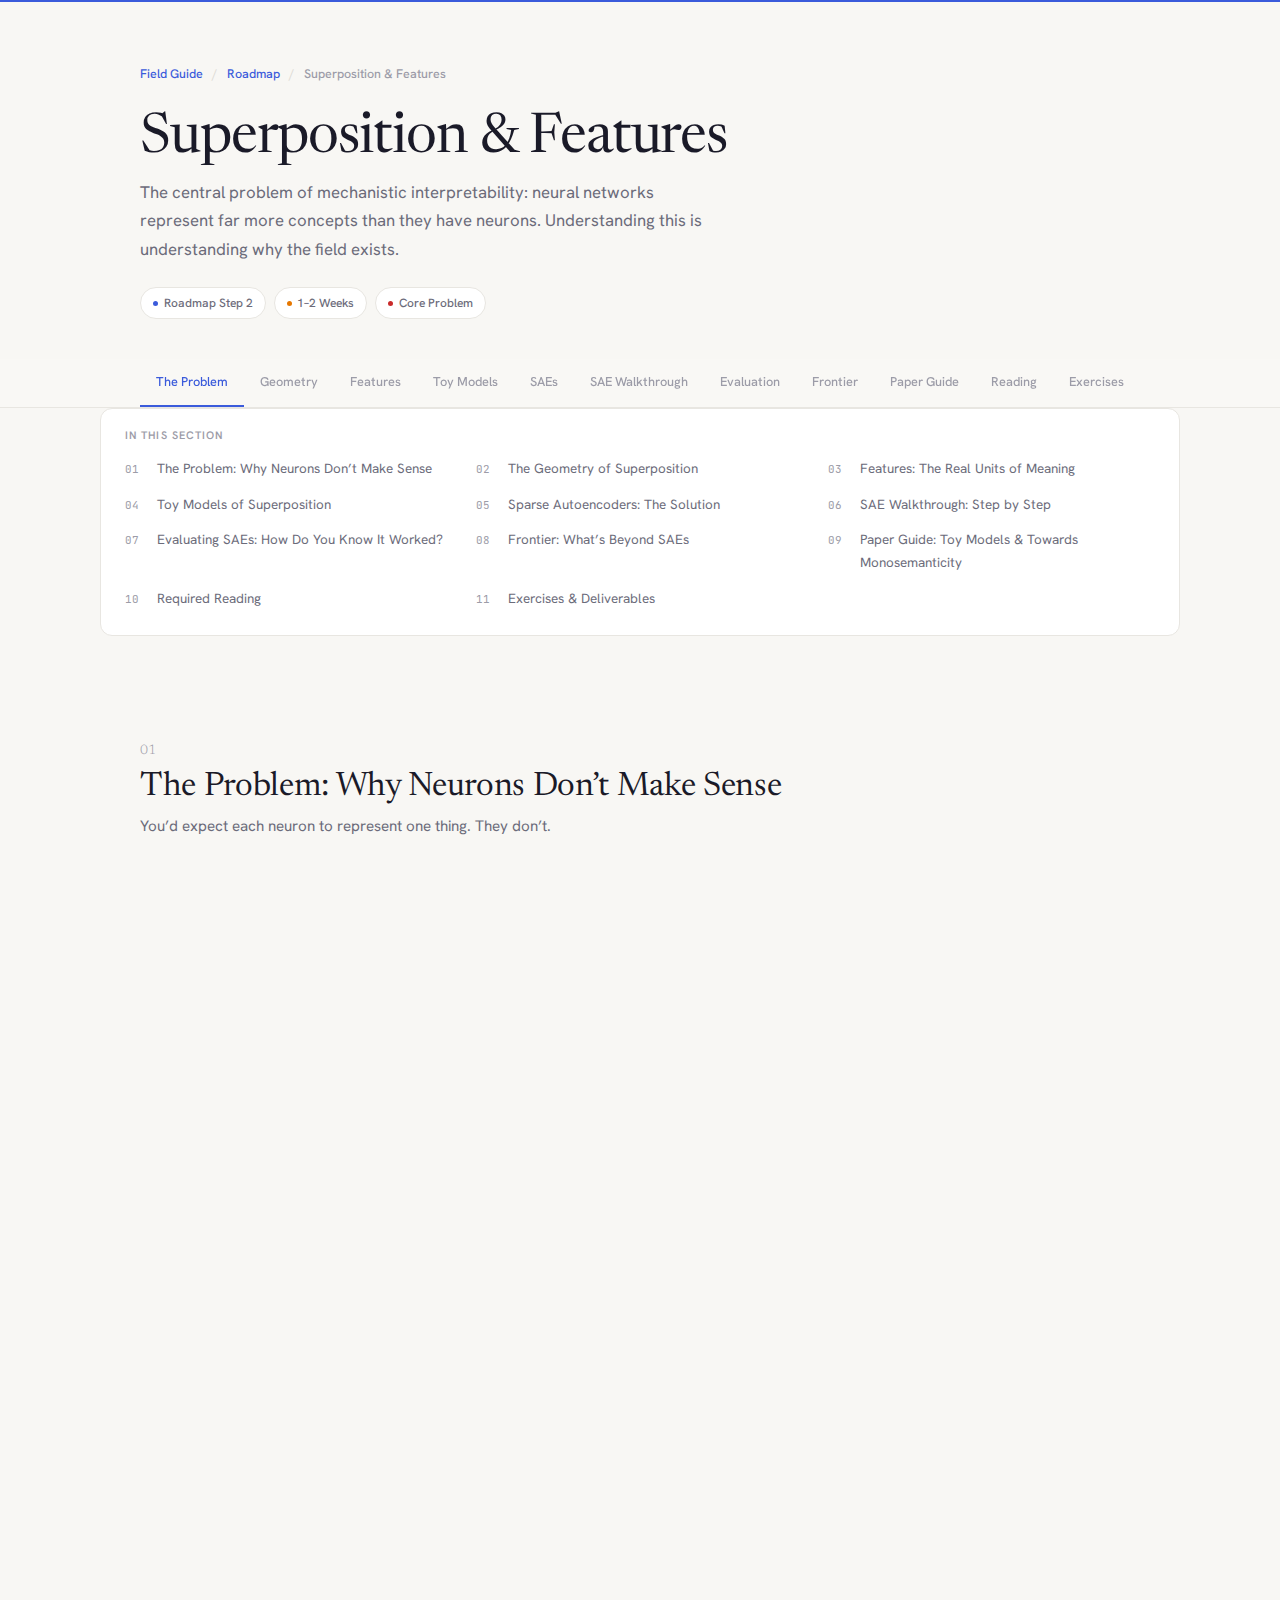
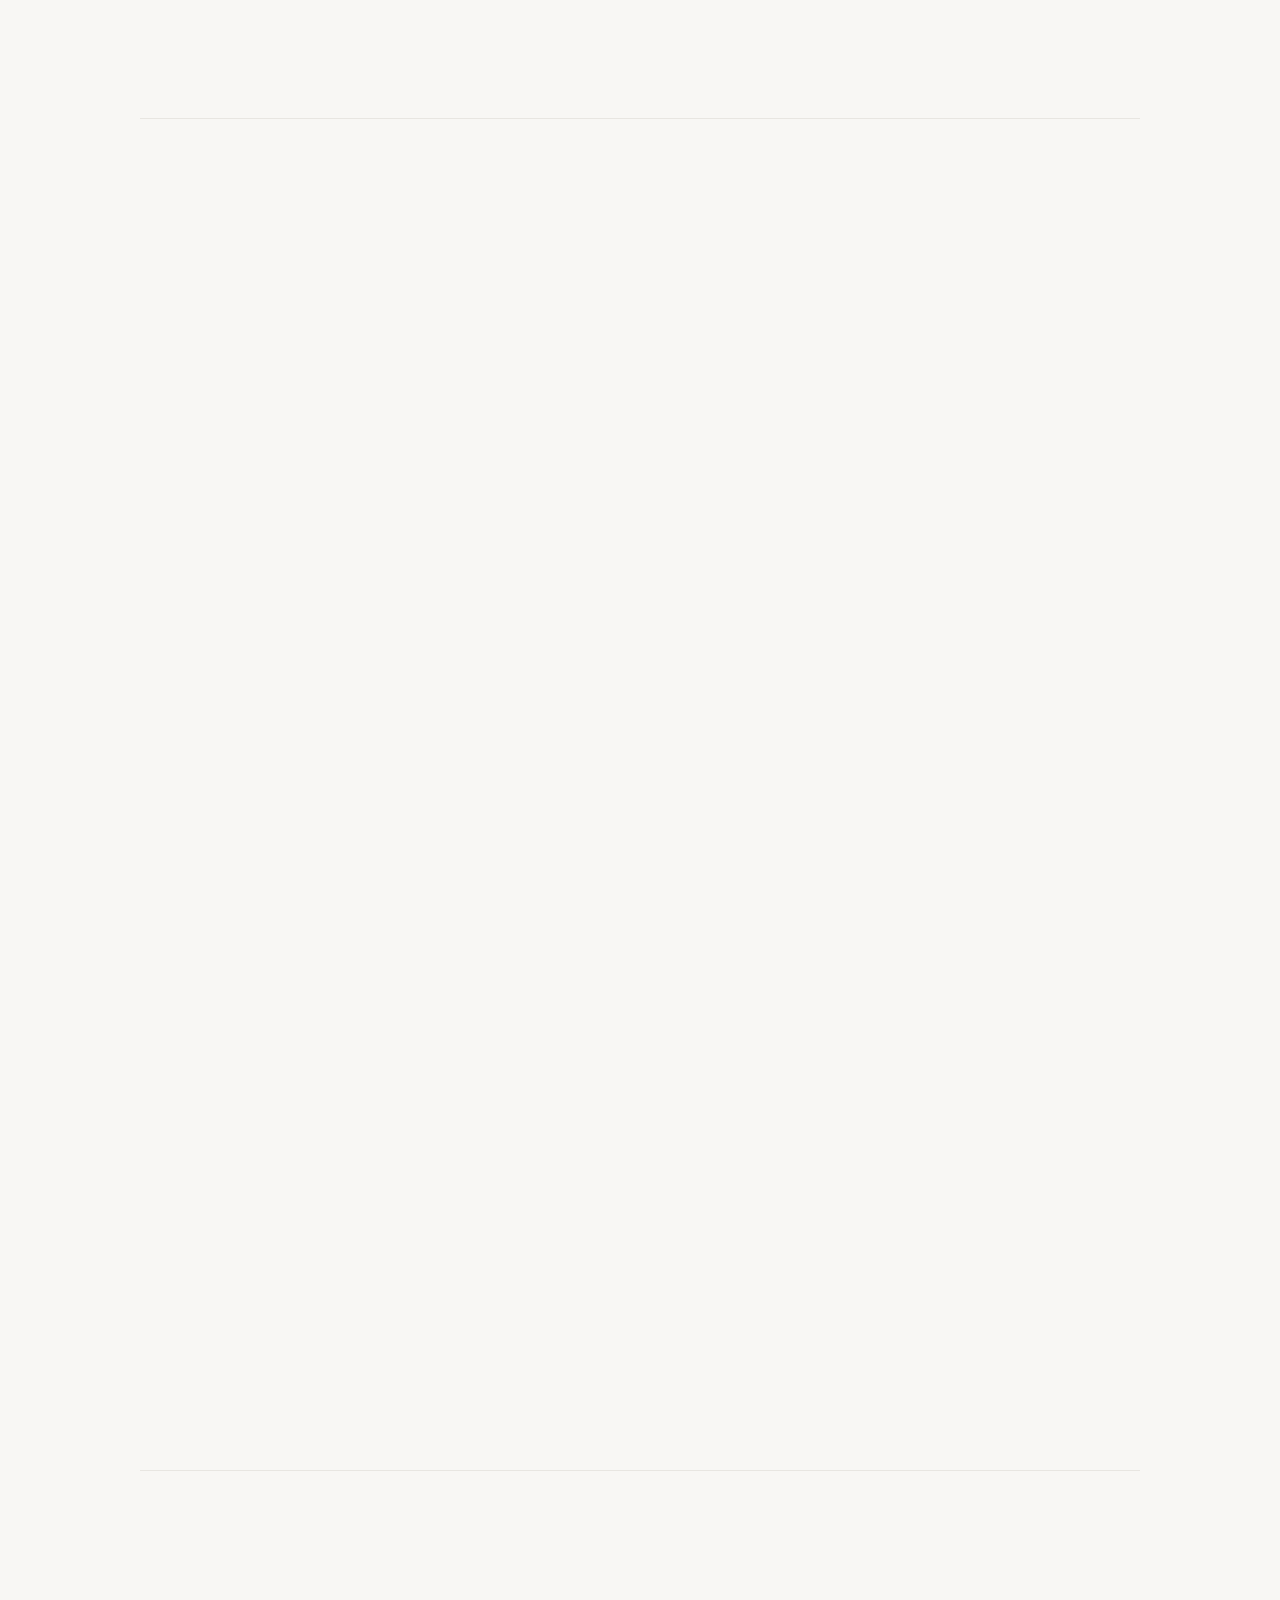
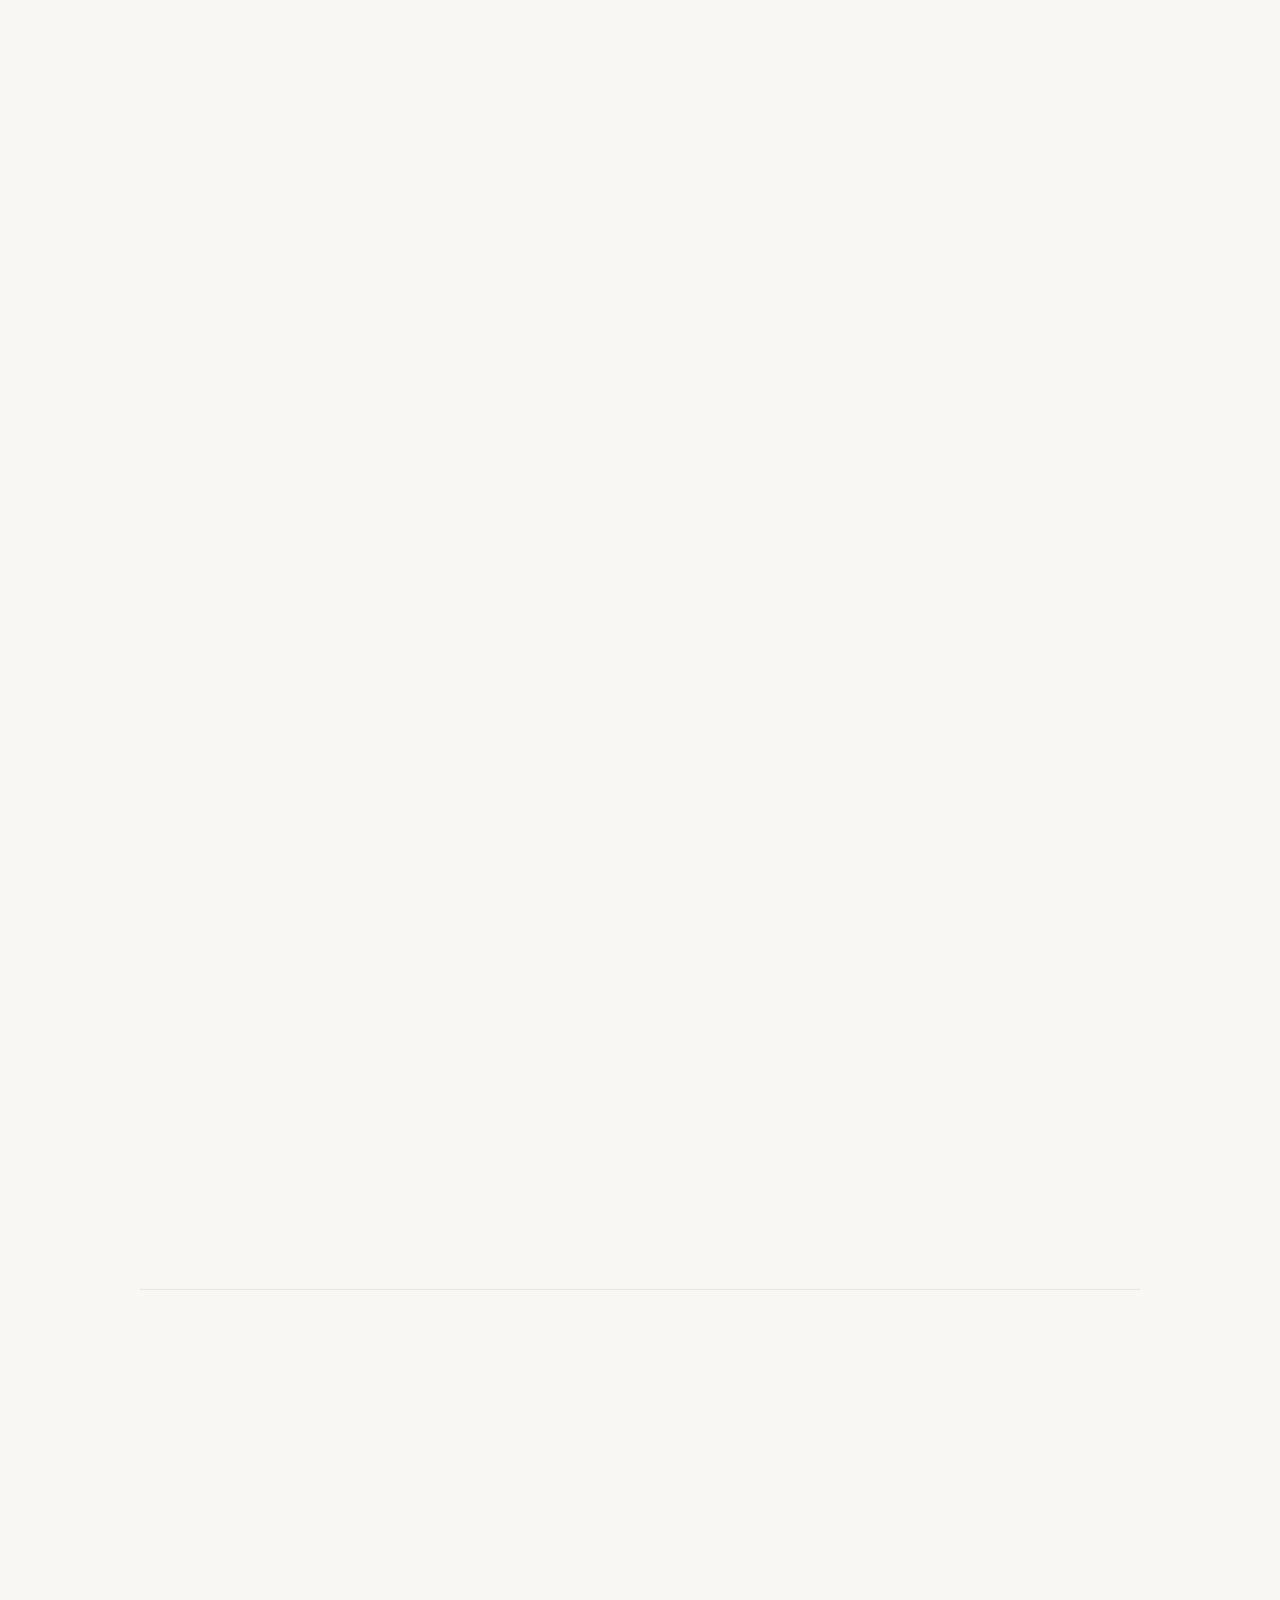
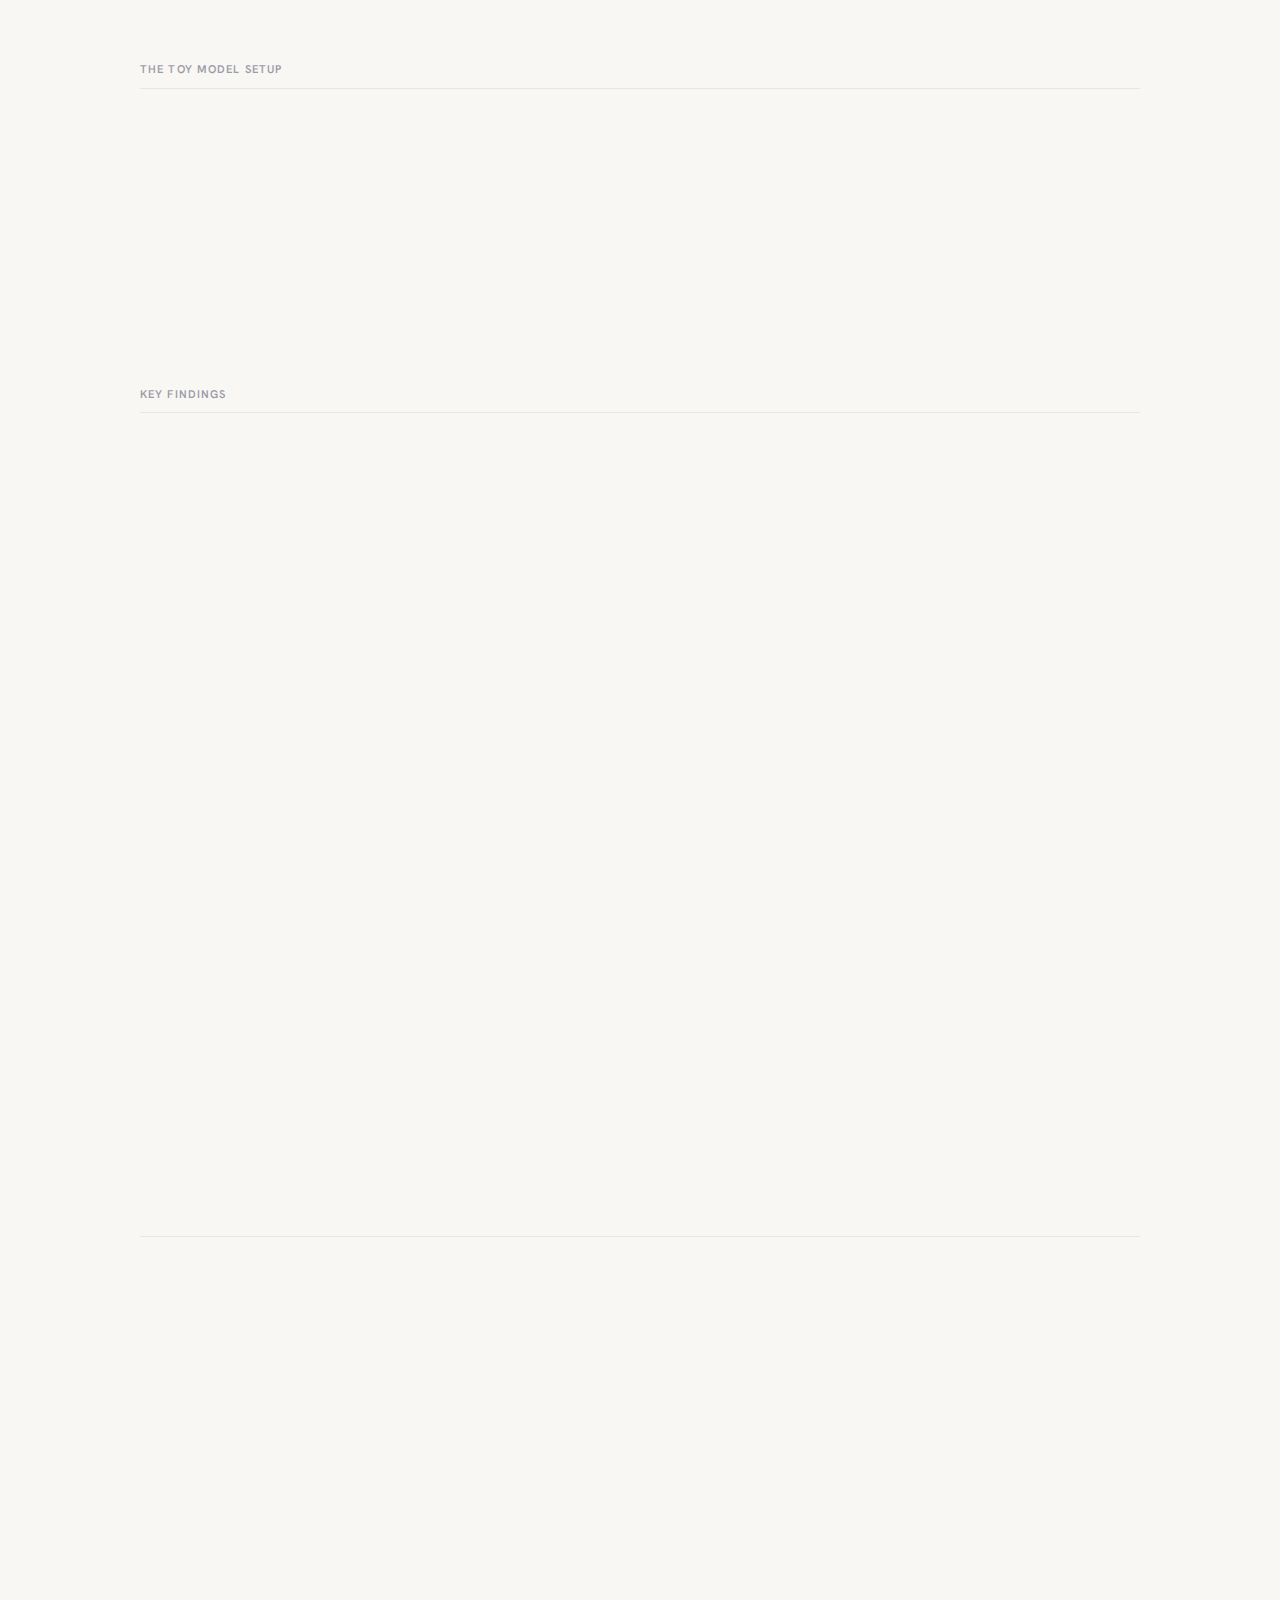
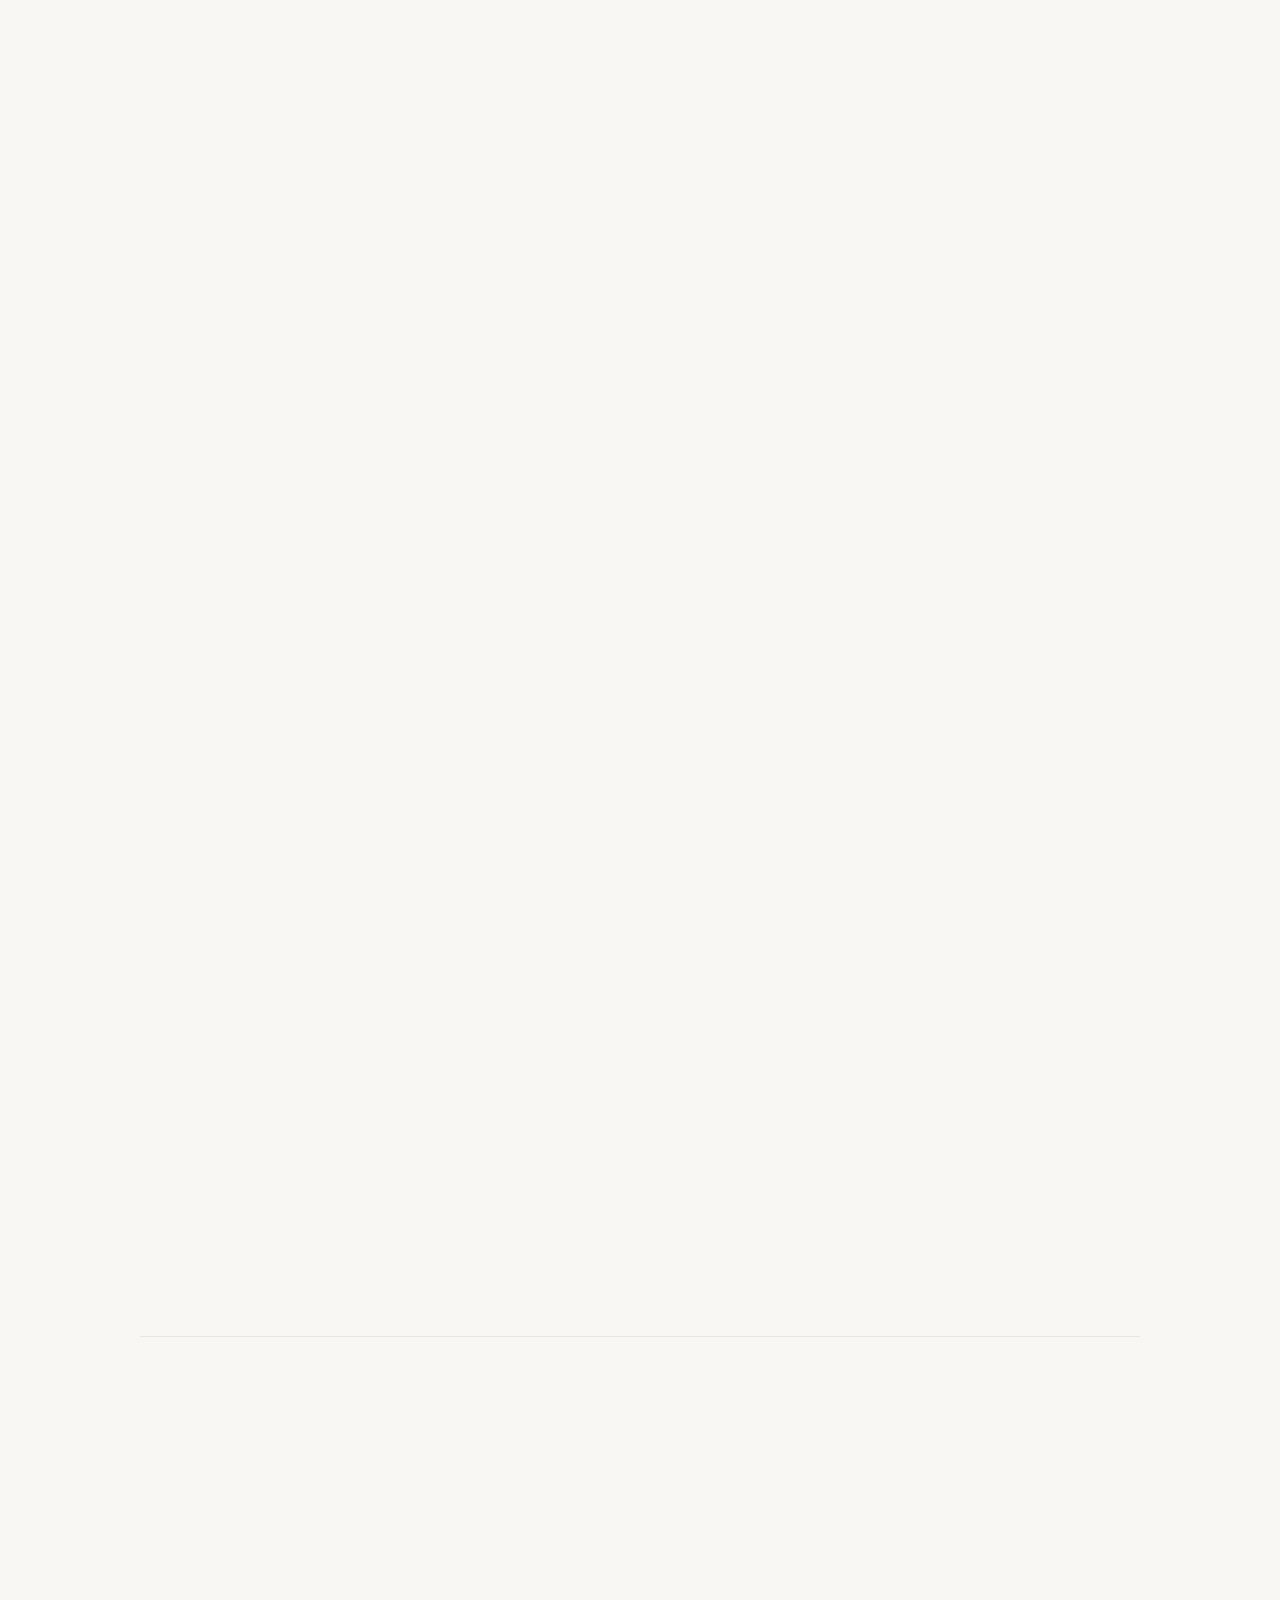
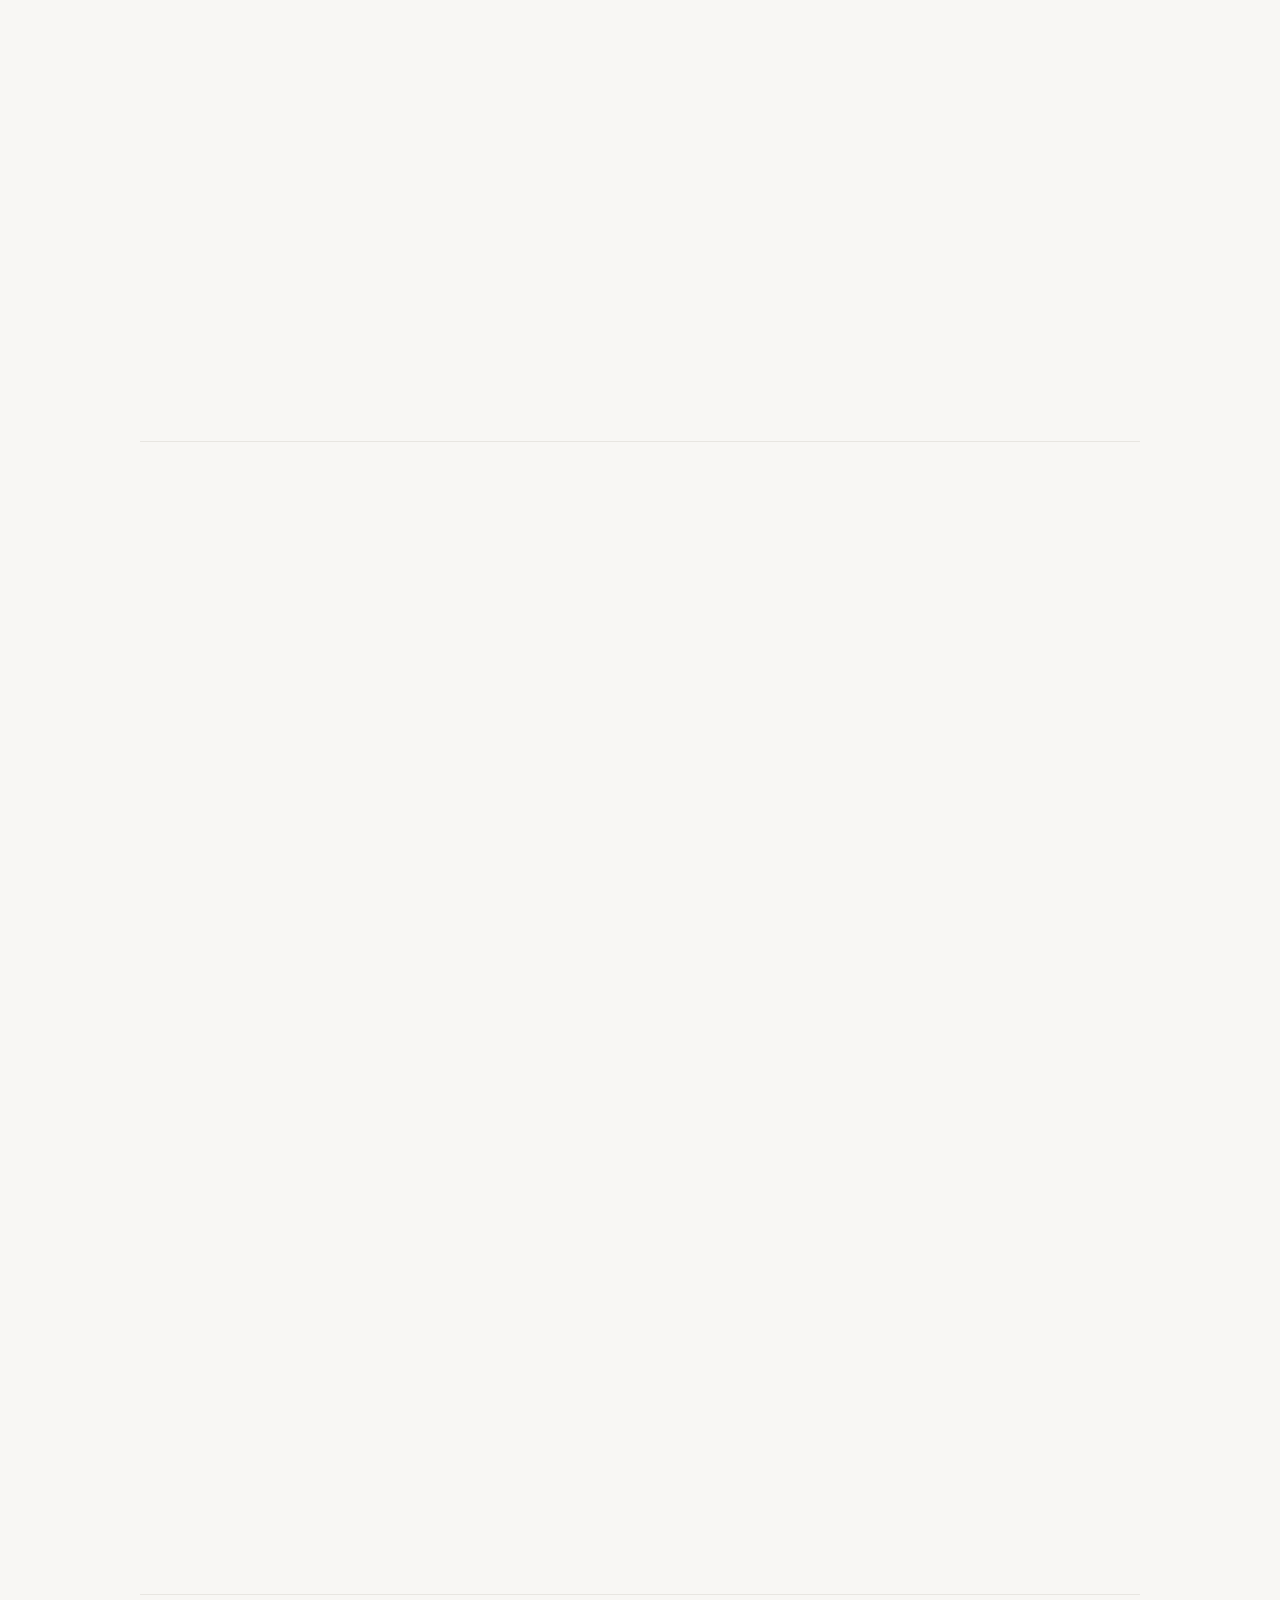
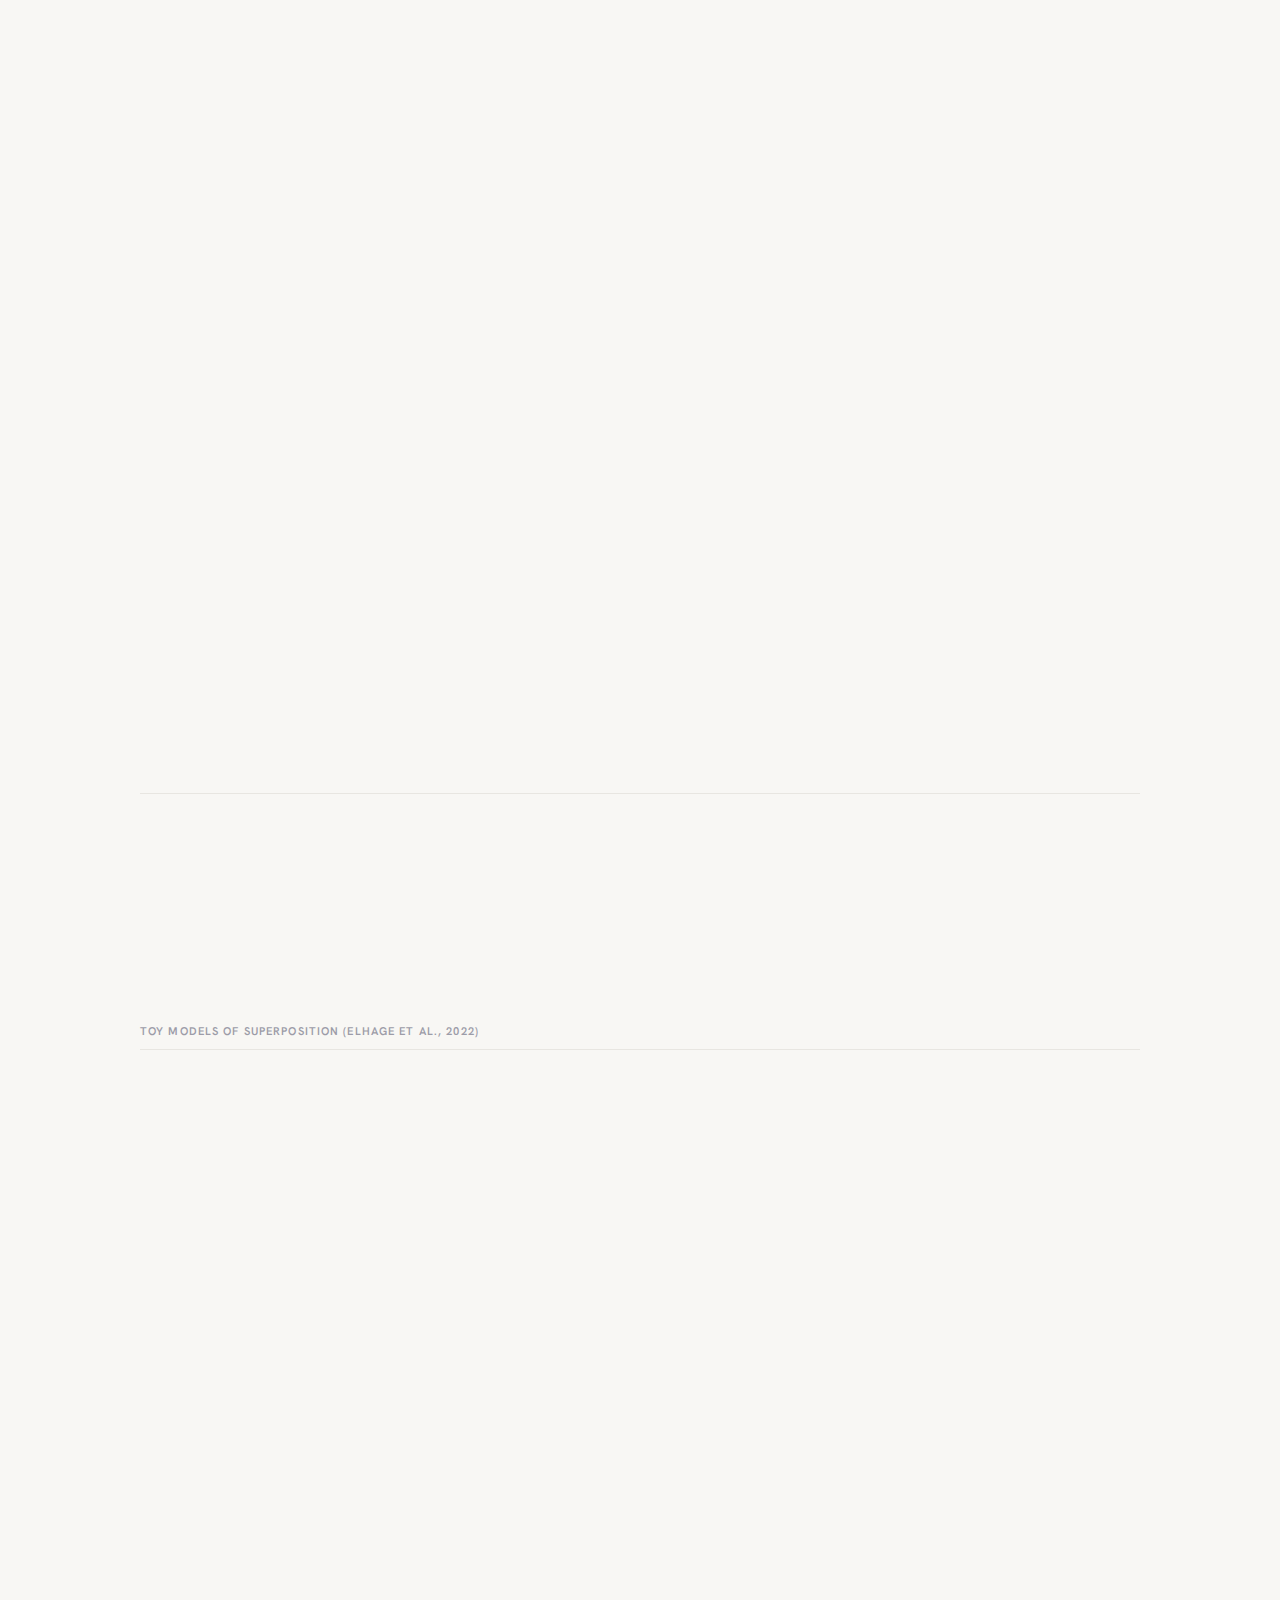
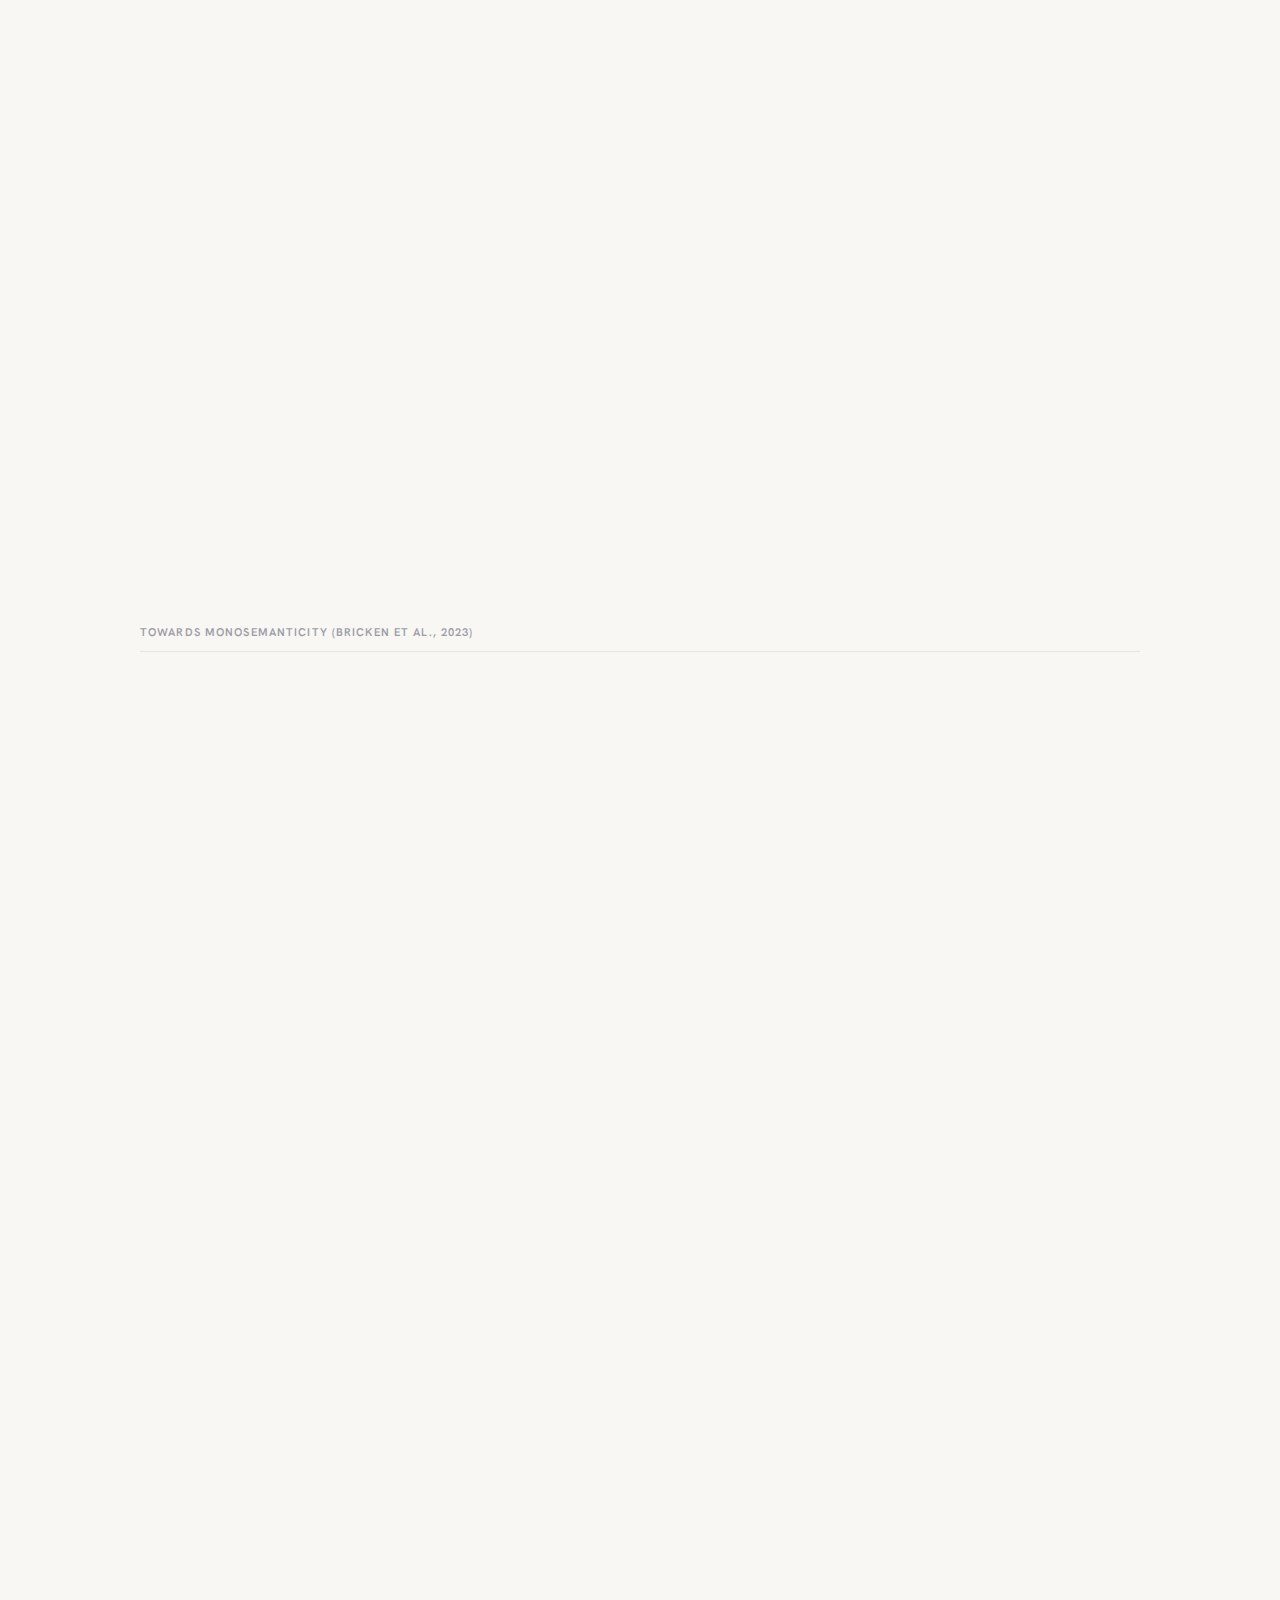
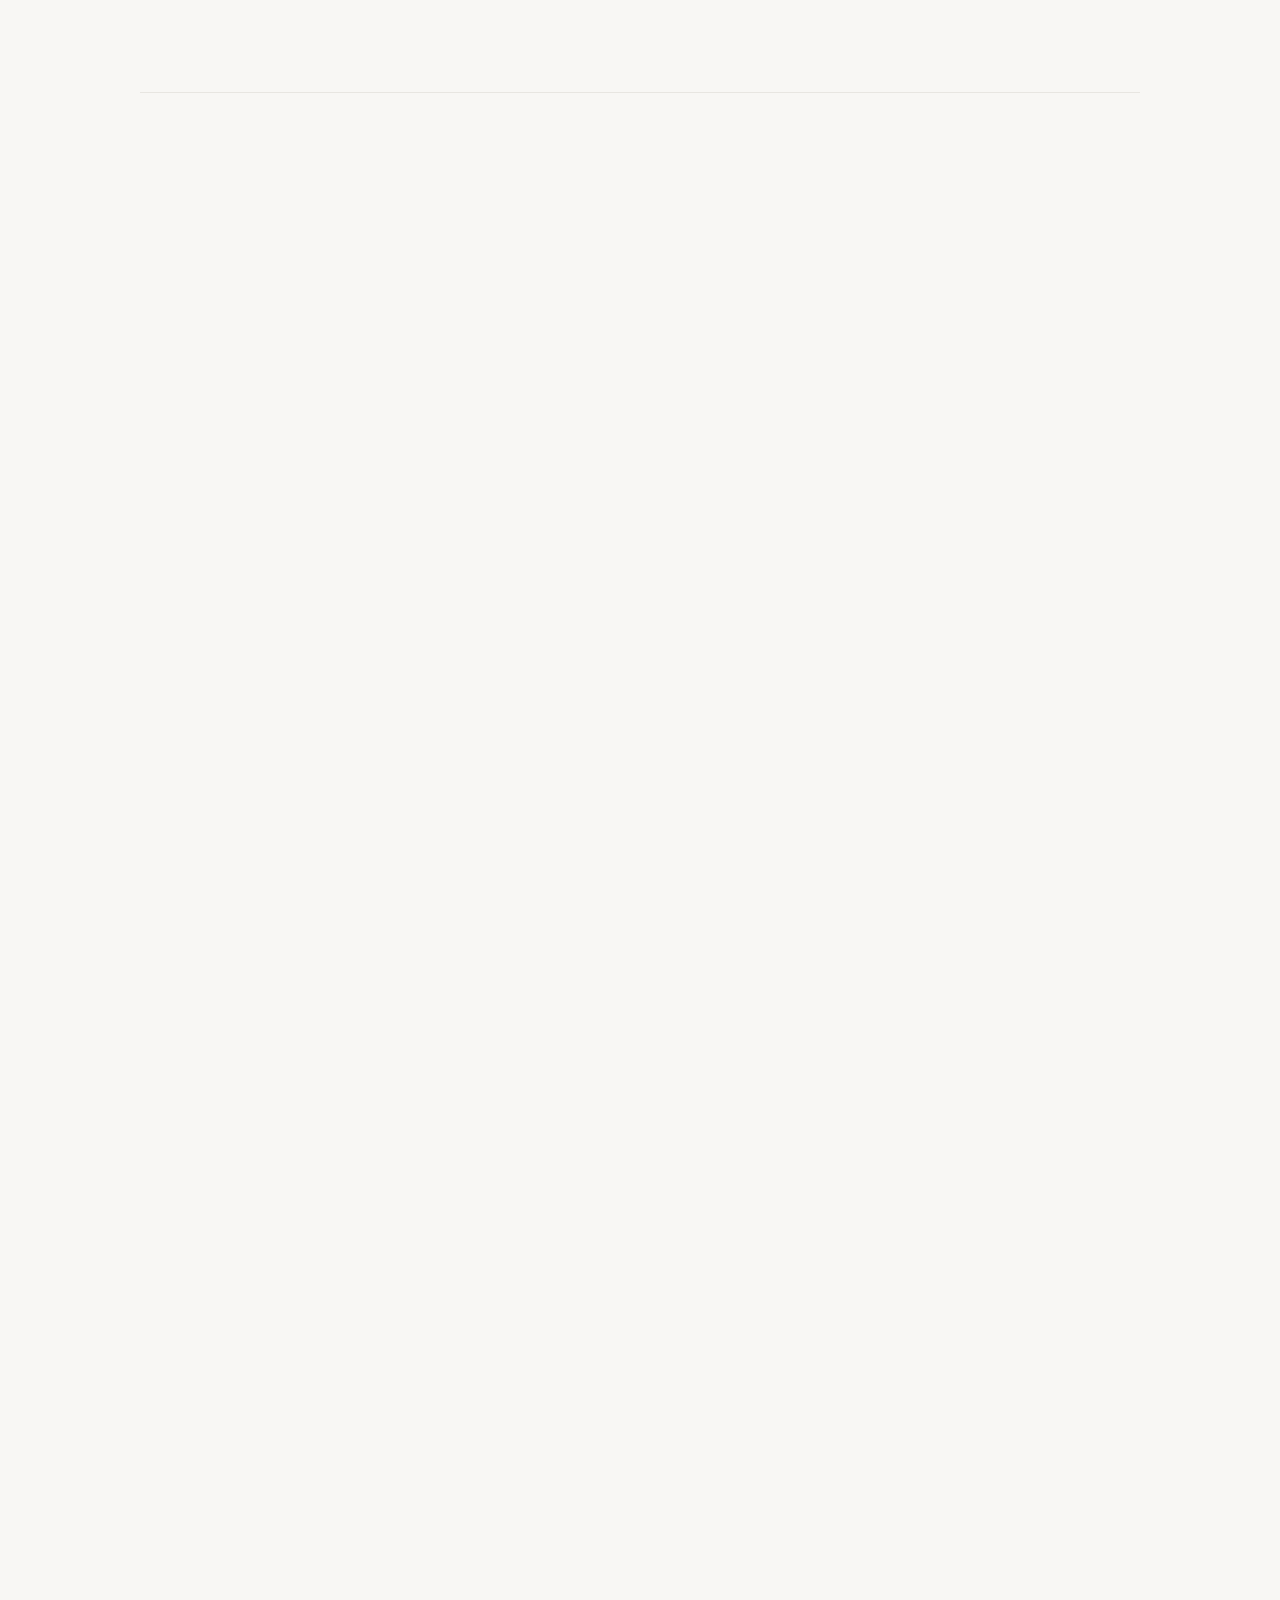
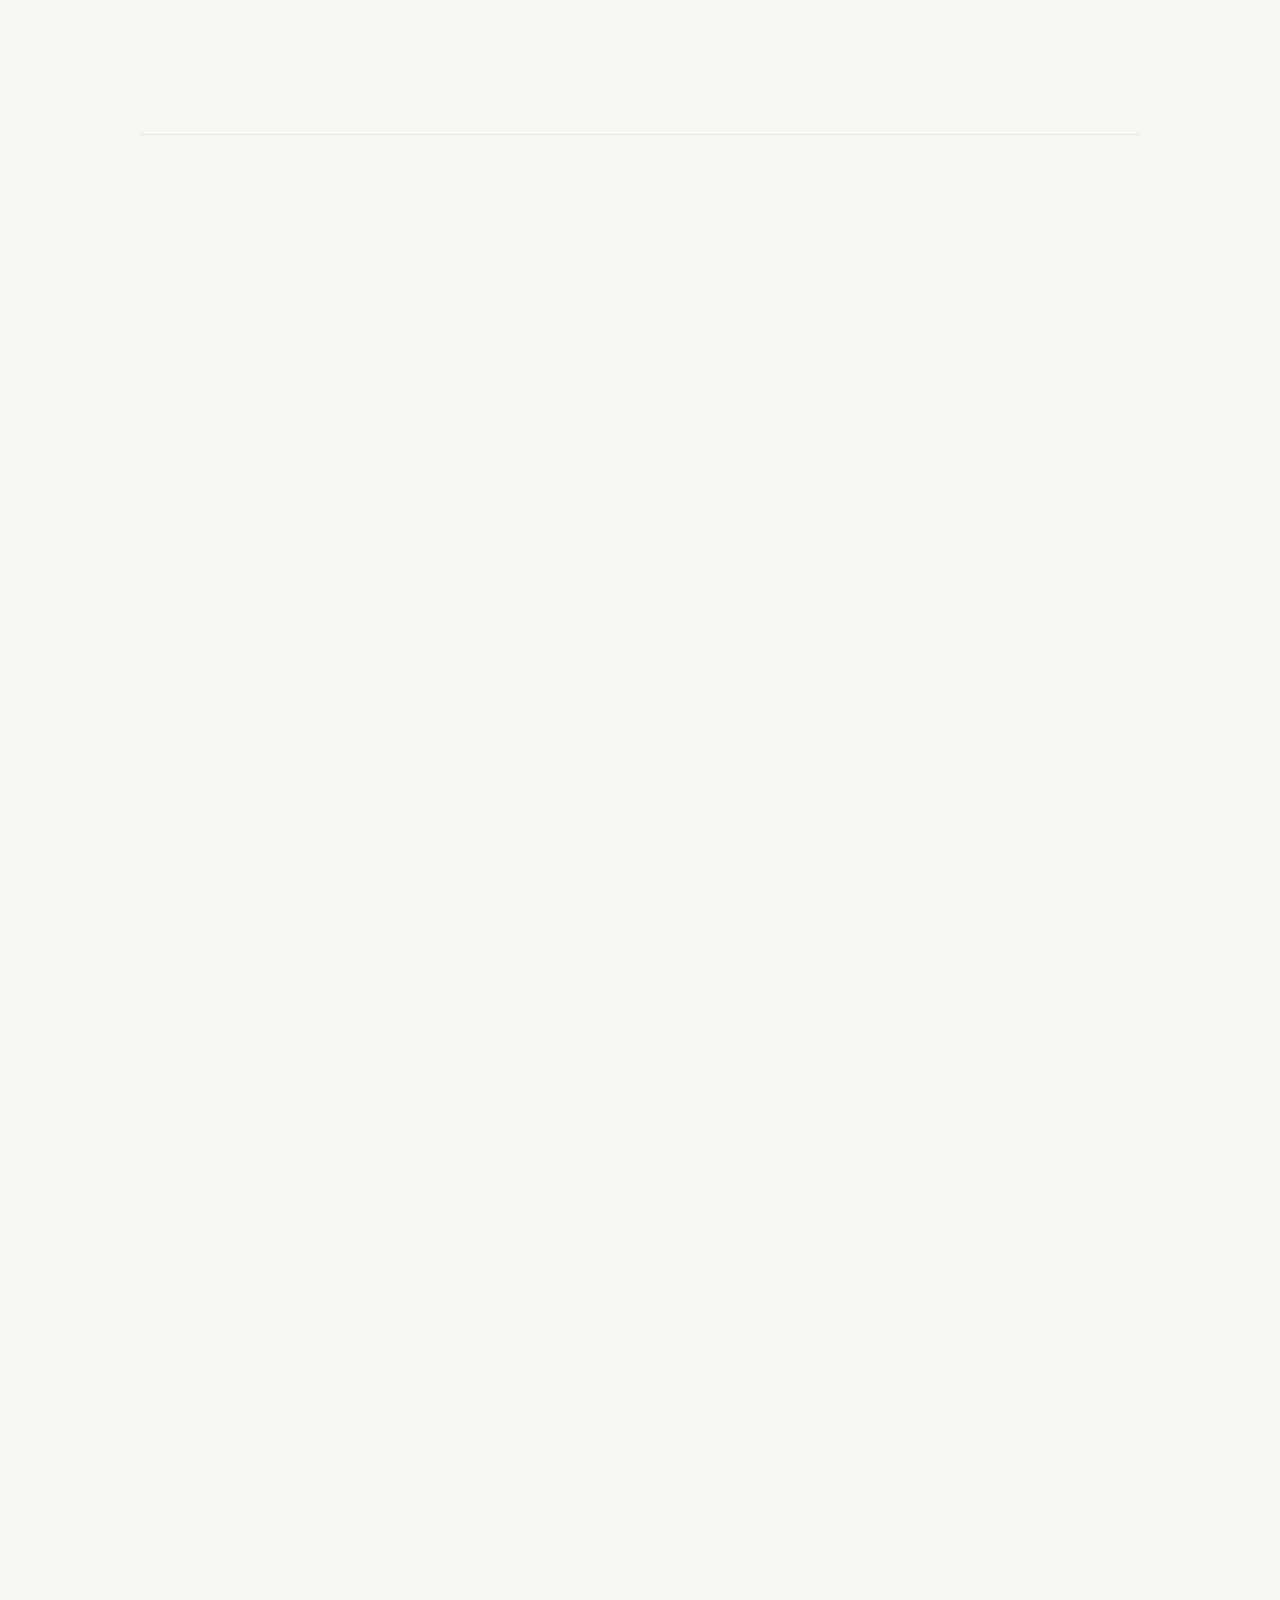
<file: superposition-features.html>
<!DOCTYPE html>
<html lang="en">
<head>
  <meta charset="UTF-8">
  <meta name="viewport" content="width=device-width, initial-scale=1.0">
  <title>Superposition &amp; Features — Mechanistic Interpretability Field Guide</title>

  <link rel="preconnect" href="https://fonts.googleapis.com">
  <link rel="preconnect" href="https://fonts.gstatic.com" crossorigin>

  <link rel="stylesheet" href="styles/base.css">
  <link rel="stylesheet" href="styles/layout.css">
  <link rel="stylesheet" href="styles/components.css">
  <link rel="stylesheet" href="styles/animations.css">
  <link rel="stylesheet" href="styles/curriculum.css">
</head>
<body>


<!-- ======== HEADER ======== -->

<header class="curriculum-header">
  <div class="breadcrumb reveal">
    <a href="index.html">Field Guide</a>
    <span class="sep">/</span>
    <a href="index.html#roadmap">Roadmap</a>
    <span class="sep">/</span>
    Superposition &amp; Features
  </div>

  <h1 class="reveal">Superposition &amp; Features</h1>

  <p class="subtitle reveal">
    The central problem of mechanistic interpretability: neural networks represent
    far more concepts than they have neurons. Understanding this is understanding
    why the field exists.
  </p>

  <div class="curriculum-meta reveal">
    <span class="meta-badge">
      <span class="dot" style="background: var(--accent)"></span>
      Roadmap Step 2
    </span>
    <span class="meta-badge">
      <span class="dot" style="background: var(--gold)"></span>
      1&ndash;2 Weeks
    </span>
    <span class="meta-badge">
      <span class="dot" style="background: var(--red)"></span>
      Core Problem
    </span>
  </div>
</header>


<!-- ======== NAVIGATION ======== -->

<nav class="nav">
  <div class="nav-inner">
    <div class="nav-track">
      <a class="nav-btn active" href="#the-problem">The Problem</a>
      <a class="nav-btn" href="#geometry">Geometry</a>
      <a class="nav-btn" href="#features">Features</a>
      <a class="nav-btn" href="#toy-models">Toy Models</a>
      <a class="nav-btn" href="#saes">SAEs</a>
      <a class="nav-btn" href="#sae-walkthrough">SAE Walkthrough</a>
      <a class="nav-btn" href="#evaluation">Evaluation</a>
      <a class="nav-btn" href="#frontier">Frontier</a>
      <a class="nav-btn" href="#paper-guide">Paper Guide</a>
      <a class="nav-btn" href="#reading-list">Reading</a>
      <a class="nav-btn" href="#exercises">Exercises</a>
    </div>
  </div>
</nav>


<!-- ======== TABLE OF CONTENTS ======== -->

<div class="curriculum-toc reveal">
  <h3>In this section</h3>
  <ol class="toc-list">
    <li><a href="#the-problem"><span class="toc-num">01</span> The Problem: Why Neurons Don&rsquo;t Make Sense</a></li>
    <li><a href="#geometry"><span class="toc-num">02</span> The Geometry of Superposition</a></li>
    <li><a href="#features"><span class="toc-num">03</span> Features: The Real Units of Meaning</a></li>
    <li><a href="#toy-models"><span class="toc-num">04</span> Toy Models of Superposition</a></li>
    <li><a href="#saes"><span class="toc-num">05</span> Sparse Autoencoders: The Solution</a></li>
    <li><a href="#sae-walkthrough"><span class="toc-num">06</span> SAE Walkthrough: Step by Step</a></li>
    <li><a href="#evaluation"><span class="toc-num">07</span> Evaluating SAEs: How Do You Know It Worked?</a></li>
    <li><a href="#frontier"><span class="toc-num">08</span> Frontier: What&rsquo;s Beyond SAEs</a></li>
    <li><a href="#paper-guide"><span class="toc-num">09</span> Paper Guide: Toy Models &amp; Towards Monosemanticity</a></li>
    <li><a href="#reading-list"><span class="toc-num">10</span> Required Reading</a></li>
    <li><a href="#exercises"><span class="toc-num">11</span> Exercises &amp; Deliverables</a></li>
  </ol>
</div>


<!-- ======== MAIN CONTENT ======== -->

<main>

  <!-- ============ THE PROBLEM ============ -->

  <section id="the-problem" class="curriculum-section">
    <div class="section-header reveal">
      <span class="section-number">01</span>
      <h2>The Problem: Why Neurons Don&rsquo;t Make Sense</h2>
      <p>You&rsquo;d expect each neuron to represent one thing. They don&rsquo;t.</p>
    </div>

    <div class="prose reveal">
      <p>
        Here&rsquo;s the intuitive expectation: a neural network learns to detect concepts, and
        each neuron represents one concept. Neuron 347 fires for &ldquo;cat,&rdquo; neuron 1,024
        fires for &ldquo;legal language,&rdquo; neuron 5,891 fires for &ldquo;the Golden Gate Bridge.&rdquo;
        If this were true, interpretability would be solved &mdash; just read off what each neuron does.
      </p>
      <p>
        <strong>This is not what happens.</strong> In practice, individual neurons fire for
        multiple, seemingly unrelated concepts. A single neuron might activate for cats,
        the color blue, and legal documents. This is called <span class="key-term">polysemanticity</span>,
        and it makes neural networks fundamentally opaque at the neuron level.
      </p>
    </div>

    <div class="two-col reveal">
      <div class="card">
        <div class="card-header">
          <h3>Monosemantic Neuron (Rare)</h3>
          <span class="tag tag-tool">Interpretable</span>
        </div>
        <p>Fires for one concept. Example: a neuron in an image model that activates
        only for curved edges at a specific orientation. You can look at it and say
        &ldquo;I know what this does.&rdquo; These exist but are the exception.</p>
        <div class="math-block">
          Neuron 42: activates for &rarr; &ldquo;references to the Eiffel Tower&rdquo;
          <span class="annotation">One neuron, one concept. Clean, interpretable. Rare in practice.</span>
        </div>
      </div>
      <div class="card">
        <div class="card-header">
          <h3>Polysemantic Neuron (Common)</h3>
          <span class="tag tag-problem">Opaque</span>
        </div>
        <p>Fires for multiple unrelated concepts. The same neuron activates for
        academic citations, Korean text, and mentions of cooking temperatures.
        There&rsquo;s no single story you can tell about &ldquo;what this neuron does.&rdquo;</p>
        <div class="math-block">
          Neuron 42: activates for &rarr; &ldquo;academic citations&rdquo; AND &ldquo;Korean text&rdquo; AND &ldquo;cooking temps&rdquo;
          <span class="annotation">One neuron, many concepts. Opaque. This is the norm.</span>
        </div>
      </div>
    </div>

    <div class="insight reveal">
      <div class="insight-label">The Core Question</div>
      <p>
        Why would a network do this? It seems like bad engineering &mdash; why not give each
        concept its own neuron? The answer is <span class="key-term">superposition</span>:
        the network has learned far more concepts than it has neurons, and it&rsquo;s found a
        clever way to pack them all in. Understanding this packing scheme is the entire game.
      </p>
    </div>
  </section>


  <!-- ============ GEOMETRY ============ -->

  <section id="geometry" class="curriculum-section">
    <div class="section-header reveal">
      <span class="section-number">02</span>
      <h2>The Geometry of Superposition</h2>
      <p>How you fit 1,000 concepts into 768 dimensions.</p>
    </div>

    <div class="prose reveal">
      <p>
        The key insight is geometric. In high-dimensional spaces, you can have a surprisingly
        large number of <strong>nearly orthogonal</strong> directions. In 768 dimensions (GPT-2&rsquo;s
        residual stream), you can fit thousands of directions that are almost perpendicular to
        each other. &ldquo;Almost&rdquo; is doing a lot of work here &mdash; but if concepts are
        sparse enough (rarely active at the same time), the small amount of interference
        between these nearly-orthogonal directions doesn&rsquo;t matter much.
      </p>
    </div>

    <!-- Superposition Geometry Stepper -->
    <div class="stepper reveal" data-current-step="0">
      <div class="stepper-header">
        <button class="stepper-tab active"><span class="step-num-inline">1</span> No Superposition</button>
        <button class="stepper-tab"><span class="step-num-inline">2</span> The Squeeze</button>
        <button class="stepper-tab"><span class="step-num-inline">3</span> Superposition</button>
        <button class="stepper-tab"><span class="step-num-inline">4</span> Why It Works</button>
      </div>

      <div class="stepper-body">

        <!-- Step 1: No superposition -->
        <div class="stepper-step active">
          <div class="step-visual">
            <div class="visual-label">3 features in 3 dimensions &mdash; no superposition needed</div>
            <div class="token-row" style="gap: 1.5rem;">
              <div class="token-col">
                <div class="token-label">Feature A</div>
                <div class="token-block" style="border-color: var(--accent);">[1, 0, 0]</div>
              </div>
              <div class="token-col">
                <div class="token-label">Feature B</div>
                <div class="token-block" style="border-color: var(--green);">[0, 1, 0]</div>
              </div>
              <div class="token-col">
                <div class="token-label">Feature C</div>
                <div class="token-block" style="border-color: var(--gold);">[0, 0, 1]</div>
              </div>
            </div>
            <div style="margin-top: 0.5rem; font-size: 0.72rem; color: var(--text-muted);">
              Each feature gets its own axis. Perfectly orthogonal. Zero interference. This is the dream.
            </div>
          </div>
          <div class="step-text">
            <h4>The Ideal Case: One Feature Per Dimension</h4>
            <p>If you have as many dimensions as features, each feature gets its own axis.
            Features don&rsquo;t interfere with each other. Reading feature A is just reading
            dimension 1. This is monosemantic &mdash; and it&rsquo;s exactly what SAEs try to recover.</p>
          </div>
        </div>

        <!-- Step 2: The squeeze -->
        <div class="stepper-step">
          <div class="step-visual">
            <div class="visual-label">5 features, but only 3 dimensions</div>
            <div class="token-row" style="gap: 0.75rem;">
              <div class="token-block" style="border-color: var(--accent);">A</div>
              <div class="token-block" style="border-color: var(--green);">B</div>
              <div class="token-block" style="border-color: var(--gold);">C</div>
              <div class="token-block" style="border-color: var(--pink);">D</div>
              <div class="token-block" style="border-color: var(--cyan);">E</div>
            </div>
            <div class="visual-arrow" style="font-size: 1.5rem; padding: 0.5rem 0;">&darr; squeeze into &darr;</div>
            <div class="token-row" style="gap: 1.5rem;">
              <div class="token-block">dim 1</div>
              <div class="token-block">dim 2</div>
              <div class="token-block">dim 3</div>
            </div>
            <div style="margin-top: 0.5rem; font-size: 0.72rem; color: var(--text-muted);">
              The network learned more concepts than it has dimensions. Now what?
            </div>
          </div>
          <div class="step-text">
            <h4>The Real Situation: More Features Than Dimensions</h4>
            <p>A real model like GPT-2 Small has 768 dimensions but has learned thousands
            (maybe millions) of concepts. It can&rsquo;t give each concept its own axis.
            It has to share. The question is: <strong>how</strong> does it share?</p>
          </div>
        </div>

        <!-- Step 3: Superposition -->
        <div class="stepper-step">
          <div class="step-visual">
            <div class="visual-label">5 features packed into 3 dimensions via superposition</div>
            <div class="token-row" style="gap: 0.75rem;">
              <div class="token-col">
                <div class="token-label">Feature A</div>
                <div class="token-block" style="border-color: var(--accent); font-size: 0.7rem;">[0.9, 0.2, 0.1]</div>
              </div>
              <div class="token-col">
                <div class="token-label">Feature B</div>
                <div class="token-block" style="border-color: var(--green); font-size: 0.7rem;">[0.1, 0.8, 0.3]</div>
              </div>
              <div class="token-col">
                <div class="token-label">Feature C</div>
                <div class="token-block" style="border-color: var(--gold); font-size: 0.7rem;">[0.2, 0.1, 0.9]</div>
              </div>
              <div class="token-col">
                <div class="token-label">Feature D</div>
                <div class="token-block" style="border-color: var(--pink); font-size: 0.7rem;">[0.7, -0.5, 0.3]</div>
              </div>
              <div class="token-col">
                <div class="token-label">Feature E</div>
                <div class="token-block" style="border-color: var(--cyan); font-size: 0.7rem;">[-0.3, 0.6, 0.7]</div>
              </div>
            </div>
            <div style="margin-top: 0.5rem; font-size: 0.72rem; color: var(--text-muted);">
              Features now share dimensions. Each feature is a direction (not an axis). Directions are nearly orthogonal, but not perfectly.
            </div>
          </div>
          <div class="step-text">
            <h4>Superposition: Features as Directions</h4>
            <p>The network represents each feature as a <strong>direction</strong> in the
            high-dimensional space, rather than as a single axis. These directions are
            nearly orthogonal &mdash; the dot product between any two is small but not zero.
            When you read dimension 1, you get a mix of all features that use that dimension.
            This is why individual neurons are polysemantic.</p>
          </div>
        </div>

        <!-- Step 4: Why it works -->
        <div class="stepper-step">
          <div class="step-visual">
            <div class="visual-label">Sparsity makes interference tolerable</div>
            <div style="display: flex; gap: 1.5rem; justify-content: center; flex-wrap: wrap;">
              <div style="text-align: center;">
                <div class="token-label">Input 1</div>
                <div class="token-row" style="gap: 0.35rem;">
                  <div class="token-block" style="border-color: var(--accent); opacity: 1;">A <span style="font-size:0.6rem">ON</span></div>
                  <div class="token-block" style="opacity: 0.2;">B</div>
                  <div class="token-block" style="opacity: 0.2;">C</div>
                  <div class="token-block" style="opacity: 0.2;">D</div>
                  <div class="token-block" style="opacity: 0.2;">E</div>
                </div>
                <div style="font-size: 0.65rem; color: var(--green); margin-top: 0.3rem;">Only A active &rarr; no interference</div>
              </div>
              <div style="text-align: center;">
                <div class="token-label">Input 2</div>
                <div class="token-row" style="gap: 0.35rem;">
                  <div class="token-block" style="opacity: 0.2;">A</div>
                  <div class="token-block" style="opacity: 0.2;">B</div>
                  <div class="token-block" style="border-color: var(--gold); opacity: 1;">C <span style="font-size:0.6rem">ON</span></div>
                  <div class="token-block" style="opacity: 0.2;">D</div>
                  <div class="token-block" style="border-color: var(--cyan); opacity: 1;">E <span style="font-size:0.6rem">ON</span></div>
                </div>
                <div style="font-size: 0.65rem; color: var(--gold); margin-top: 0.3rem;">C &amp; E active &rarr; small interference</div>
              </div>
            </div>
          </div>
          <div class="step-text">
            <h4>Why Sparsity Is the Key</h4>
            <p>Superposition works because most features are <strong>sparse</strong> &mdash;
            they&rsquo;re only active on a small fraction of inputs. &ldquo;Golden Gate Bridge&rdquo;
            is relevant to maybe 0.01% of text. If features are rarely active simultaneously,
            the interference between their nearly-orthogonal directions rarely causes problems.
            The sparser the features, the more you can pack in. This is the fundamental tradeoff:
            <strong>more features = more interference, but sparsity keeps interference manageable</strong>.</p>
          </div>
        </div>

      </div>

      <div class="stepper-nav">
        <button class="step-prev" disabled>&larr; Previous</button>
        <span class="stepper-indicator">1 / 4</span>
        <button class="step-next">Next &rarr;</button>
      </div>
    </div>

    <div class="math-block reveal">
      <span class="label">The Superposition Tradeoff</span>
      Benefit: represent <span class="math-var">N</span> features in <span class="math-var">d</span> dimensions (<span class="math-var">N</span> &gt;&gt; <span class="math-var">d</span>)
      <br>
      Cost: interference &prop; dot_product(feature<sub>i</sub>, feature<sub>j</sub>)<sup>2</sup> &times; P(both active)
      <span class="annotation">More features = more packing = more potential interference. But if features are sparse (low co-activation), the cost stays low.</span>
    </div>

    <div class="insight reveal">
      <div class="insight-label">The Johnson-Lindenstrauss Intuition</div>
      <p>
        There&rsquo;s a famous result in mathematics (the Johnson-Lindenstrauss lemma): in high
        dimensions, random vectors are almost orthogonal. In 768 dimensions, you can have
        hundreds of thousands of directions where any pair has a dot product close to zero.
        The model doesn&rsquo;t need to carefully engineer orthogonal directions &mdash; even
        random-ish directions in high-dimensional space are nearly orthogonal. Superposition
        is not a hack; it&rsquo;s a natural consequence of high-dimensional geometry.
      </p>
    </div>
  </section>


  <!-- ============ FEATURES ============ -->

  <section id="features" class="curriculum-section">
    <div class="section-header reveal">
      <span class="section-number">03</span>
      <h2>Features: The Real Units of Meaning</h2>
      <p>If neurons aren&rsquo;t the right unit, what is?</p>
    </div>

    <div class="prose reveal">
      <p>
        The mechanistic interpretability community has converged on the idea that the
        real units of meaning in a neural network are <span class="key-term">features</span>:
        <strong>directions in activation space that correspond to interpretable concepts</strong>.
        A feature isn&rsquo;t a neuron &mdash; it&rsquo;s a direction that might be spread across many neurons.
      </p>
    </div>

    <div class="two-col reveal">
      <div>
        <div class="section-label">What Makes Something a Feature</div>
        <div class="prose">
          <p>A feature is a direction in the residual stream (or any activation space) that:</p>
        </div>
        <ul class="prereq-checklist" style="margin-top: 0.5rem;">
          <li><strong>Corresponds to a concept:</strong> It activates on inputs related to a specific, human-understandable idea (e.g., &ldquo;code has a bug,&rdquo; &ldquo;sycophantic praise,&rdquo; &ldquo;the Golden Gate Bridge&rdquo;)</li>
          <li><strong>Is causally meaningful:</strong> Amplifying the feature changes the model&rsquo;s behavior in the expected direction (more bridge references, more sycophancy, etc.)</li>
          <li><strong>Is sparse:</strong> Only active on a small fraction of inputs &mdash; most text isn&rsquo;t about the Golden Gate Bridge</li>
          <li><strong>Is a direction, not a neuron:</strong> The feature vector might have nonzero components across many neurons</li>
        </ul>
      </div>
      <div>
        <div class="section-label">The Linear Representation Hypothesis</div>
        <div class="prose">
          <p>
            Features are assumed to be <strong>linear</strong> &mdash; they correspond to directions
            (vectors) rather than curved surfaces or nonlinear manifolds. This is the
            <span class="key-term">linear representation hypothesis</span>. Evidence for it:
          </p>
        </div>
        <ul class="prereq-checklist" style="margin-top: 0.5rem;">
          <li><strong>Linear probes work:</strong> Simple linear classifiers on activations can extract concept presence with high accuracy</li>
          <li><strong>Steering vectors work:</strong> Adding a fixed vector to the residual stream changes behavior predictably</li>
          <li><strong>SAEs work:</strong> Linear decomposition (the basis of SAEs) finds interpretable features</li>
          <li class="optional"><strong>Caveat:</strong> Some concepts may be nonlinear. Active research area. The hypothesis is useful even if not perfectly true.</li>
        </ul>
      </div>
    </div>

    <div class="insight reveal">
      <div class="insight-label">Neurons vs. Features</div>
      <p>
        Think of it like this: neurons are the <strong>physical basis</strong> (the actual
        computational units in the hardware), while features are the <strong>natural basis</strong>
        (the concepts the network actually works with). A neuron is like a pixel on a screen &mdash;
        it&rsquo;s a real thing, but the meaningful unit is the image, which is a pattern across
        many pixels. SAEs try to find the &ldquo;image&rdquo; (feature) basis from the &ldquo;pixel&rdquo; (neuron) basis.
      </p>
    </div>

    <div class="card card--highlight reveal">
      <h3>Real Features Found in Claude</h3>
      <p>Anthropic&rsquo;s <a href="https://transformer-circuits.pub/2024/scaling-monosemanticity/">Scaling Monosemanticity</a> (2024)
      extracted millions of features from Claude 3 Sonnet. Some examples:</p>
      <ul style="margin-top: 0.5rem; padding-left: 1.2rem;">
        <li style="font-size: 0.86rem; color: var(--text-dim); line-height: 1.55; margin-bottom: 0.2rem;">A feature for the <strong>Golden Gate Bridge</strong> (fires for any mention, image, or reference)</li>
        <li style="font-size: 0.86rem; color: var(--text-dim); line-height: 1.55; margin-bottom: 0.2rem;">A feature for <strong>&ldquo;code has a bug&rdquo;</strong> (fires when reviewing buggy code)</li>
        <li style="font-size: 0.86rem; color: var(--text-dim); line-height: 1.55; margin-bottom: 0.2rem;">A feature for <strong>sycophantic praise</strong> (fires when the model is being overly agreeable)</li>
        <li style="font-size: 0.86rem; color: var(--text-dim); line-height: 1.55; margin-bottom: 0.2rem;">A feature for <strong>deception / being untruthful</strong> (safety-relevant!)</li>
        <li style="font-size: 0.86rem; color: var(--text-dim); line-height: 1.55; margin-bottom: 0.2rem;">Features that are <strong>multilingual</strong> (same feature fires for &ldquo;love&rdquo; in English, French, Chinese, etc.)</li>
        <li style="font-size: 0.86rem; color: var(--text-dim); line-height: 1.55; margin-bottom: 0.2rem;">Features that are <strong>multimodal</strong> (same feature fires for text about and images of the same concept)</li>
      </ul>
      <p style="margin-top: 0.75rem;">Amplifying the Golden Gate Bridge feature made Claude obsessively relate everything
      to the bridge &mdash; proof these features are causally meaningful, not just correlations.</p>
    </div>
  </section>


  <!-- ============ TOY MODELS ============ -->

  <section id="toy-models" class="curriculum-section">
    <div class="section-header reveal">
      <span class="section-number">04</span>
      <h2>Toy Models of Superposition</h2>
      <p>A mathematical framework for when and how superposition happens.</p>
    </div>

    <div class="prose reveal">
      <p>
        Elhage et al.&rsquo;s &ldquo;Toy Models of Superposition&rdquo; (2022) studies superposition
        in a controlled setting. They train tiny models (5 neurons, 20 features) and observe
        exactly when and how features get packed into fewer dimensions. The results give us
        a framework for understanding superposition in real models.
      </p>
    </div>

    <div class="section-label">The Toy Model Setup</div>

    <div class="math-block reveal">
      <span class="label">Architecture</span>
      Input: <span class="math-var">x</span> &isin; &reals;<sup>n</sup> (n sparse features, each active with probability <span class="math-var">S</span>)
      <br>
      Bottleneck: <span class="math-var">h</span> = <span class="math-var">W</span><span class="math-var">x</span> &emsp;where <span class="math-var">W</span> &isin; &reals;<sup>m&times;n</sup>, <span class="math-var">m</span> &lt; <span class="math-var">n</span>
      <br>
      Output: <span class="math-var">x&#770;</span> = ReLU(<span class="math-var">W</span><sup>T</sup><span class="math-var">h</span> + <span class="math-var">b</span>)
      <br>
      Loss: ||<span class="math-var">x</span> - <span class="math-var">x&#770;</span>||<sup>2</sup> weighted by feature importance
      <span class="annotation">A linear encoder → nonlinear decoder. m dimensions must represent n &gt; m features. The model must choose which features to keep and how to pack them.</span>
    </div>

    <div class="section-label">Key Findings</div>

    <div class="card-grid reveal">
      <div class="card">
        <div class="card-header">
          <h3>Phase Transitions</h3>
          <span class="tag tag-core">Finding</span>
        </div>
        <p>Superposition doesn&rsquo;t increase smoothly. As feature sparsity increases, the model
        suddenly transitions from &ldquo;dedicate one dimension to the most important feature&rdquo;
        to &ldquo;pack multiple features in using superposition.&rdquo; These sharp transitions are
        a sign of geometric structure, not randomness.</p>
      </div>
      <div class="card">
        <div class="card-header">
          <h3>Sparsity Determines Packing</h3>
          <span class="tag tag-core">Finding</span>
        </div>
        <p>Sparser features (those active less often) are more likely to be stored in superposition.
        Dense features (active often) get their own dimensions because interference would be too
        costly. The model dynamically allocates: important + dense features get dedicated axes;
        less important + sparse features get packed.</p>
      </div>
      <div class="card">
        <div class="card-header">
          <h3>Geometric Structures Emerge</h3>
          <span class="tag tag-core">Finding</span>
        </div>
        <p>Features in superposition organize into beautiful geometric structures: pentagons,
        tetrahedra, antipodal pairs. These are optimal packings &mdash; the same shapes that
        appear in coding theory and sphere-packing problems. The network rediscovers known
        mathematical optima.</p>
      </div>
      <div class="card">
        <div class="card-header">
          <h3>Importance &times; Sparsity Tradeoff</h3>
          <span class="tag tag-core">Finding</span>
        </div>
        <p>Whether a feature gets its own dimension depends on <span class="math">importance &times; density</span>.
        High importance + high density = dedicated dimension. Low importance + high sparsity =
        superposition. The model makes optimal allocation decisions.</p>
      </div>
    </div>

    <div class="insight reveal">
      <div class="insight-label">Why Toy Models Matter</div>
      <p>
        You can&rsquo;t study superposition in GPT-4 because you don&rsquo;t know the ground-truth
        features. Toy models let you control the features, vary sparsity and importance,
        and verify that your decomposition methods (SAEs) actually recover the true features.
        They&rsquo;re the controlled experiments that give us confidence the approach works.
      </p>
    </div>
  </section>


  <!-- ============ SAEs ============ -->

  <section id="saes" class="curriculum-section">
    <div class="section-header reveal">
      <span class="section-number">05</span>
      <h2>Sparse Autoencoders: The Solution</h2>
      <p>How we crack open superposition and find the real features.</p>
    </div>

    <div class="prose reveal">
      <p>
        If the network stores features in superposition (many features packed into fewer
        dimensions), the solution is to <strong>unpack</strong> them. A
        <span class="key-term">Sparse Autoencoder</span> (SAE) does exactly this: it takes the
        dense, polysemantic activations from a model layer and decomposes them into a
        much larger set of sparse, ideally monosemantic features.
      </p>
      <p>
        Think of it as a learned dictionary. The model&rsquo;s activations are compressed text.
        The SAE is a translator that converts from &ldquo;neuron language&rdquo; (polysemantic,
        compressed) to &ldquo;feature language&rdquo; (monosemantic, interpretable, but much wider).
      </p>
    </div>

    <div class="arch-flow reveal">
      <div class="arch-node">
        Model Activations
        <span class="arch-sub">e.g., residual stream at layer 6, dim = 768</span>
      </div>

      <div class="arch-connector">&darr;</div>

      <div class="arch-node" style="border-color: var(--accent);">
        SAE Encoder
        <span class="arch-sub">Linear projection + activation &rarr; sparse features</span>
      </div>

      <div class="arch-connector">&darr;</div>

      <div class="arch-stream-label" style="background: var(--accent-bg-strong);">Sparse Feature Space (e.g., 768 &times; 16 = 12,288 features)</div>

      <div class="arch-connector">&darr;</div>

      <div class="arch-node" style="border-color: var(--accent);">
        SAE Decoder
        <span class="arch-sub">Linear projection &rarr; reconstructed activations</span>
      </div>

      <div class="arch-connector">&darr;</div>

      <div class="arch-node arch-node--output">
        Reconstructed Activations
        <span class="arch-sub">Should closely match original activations</span>
      </div>
    </div>

    <div class="math-block reveal">
      <span class="label">SAE Architecture</span>
      <strong>Encode:</strong> <span class="math-var">f</span> = TopK(<span class="math-var">W<sub>enc</sub></span>(<span class="math-var">x</span> - <span class="math-var">b<sub>dec</sub></span>) + <span class="math-var">b<sub>enc</sub></span>)
      <br>
      <strong>Decode:</strong> <span class="math-var">x&#770;</span> = <span class="math-var">W<sub>dec</sub></span> &middot; <span class="math-var">f</span> + <span class="math-var">b<sub>dec</sub></span>
      <br>
      <strong>Loss:</strong> ||<span class="math-var">x</span> - <span class="math-var">x&#770;</span>||<sup>2</sup>
      <span class="annotation">W<sub>enc</sub>: [hidden_dim &times; d_model], W<sub>dec</sub>: [d_model &times; hidden_dim]. TopK keeps only the top K activations, zeroing the rest. hidden_dim is much larger than d_model (16x to 64x expansion).</span>
    </div>

    <div class="two-col reveal">
      <div>
        <div class="section-label">How Sparsity is Enforced</div>
        <div class="card-grid" style="grid-template-columns: 1fr;">
          <div class="card">
            <div class="card-header">
              <h3>TopK (Current Standard)</h3>
              <span class="tag tag-tool">Preferred</span>
            </div>
            <p>Keep only the top K activations per input, set the rest to zero. Directly controls
            sparsity level. K might be 32&ndash;128 out of 12,288+ features. Clean, predictable.</p>
          </div>
          <div class="card">
            <div class="card-header">
              <h3>L1 Penalty (Original)</h3>
              <span class="tag tag-method">Historic</span>
            </div>
            <p>Add <span class="math">&lambda;||f||<sub>1</sub></span> to the loss. Encourages
            sparsity but requires tuning &lambda;. Can cause &ldquo;feature splitting&rdquo;
            (one concept split across multiple features) or &ldquo;feature absorption.&rdquo; TopK avoids these issues.</p>
          </div>
        </div>
      </div>
      <div>
        <div class="section-label">Key Design Choices</div>
        <div class="prose">
          <p><strong>Expansion factor:</strong> How much wider is the SAE than the model?
          Typical values: 16x to 64x. More expansion = more features found, but also more
          noise features and higher compute cost. 16x is a common starting point.</p>

          <p><strong>Which layer to decompose:</strong> You train separate SAEs for different layers.
          Early layers have more syntactic features. Later layers have more semantic/abstract features.
          The residual stream is the most common target.</p>

          <p><strong>Training data:</strong> Run the model on a large text corpus, cache activations
          at the target layer, train the SAE on those cached activations. Millions to billions
          of activation vectors.</p>
        </div>
      </div>
    </div>
  </section>


  <!-- ============ SAE WALKTHROUGH ============ -->

  <section id="sae-walkthrough" class="curriculum-section">
    <div class="section-header reveal">
      <span class="section-number">06</span>
      <h2>SAE Walkthrough: Step by Step</h2>
      <p>What actually happens when an SAE decomposes a model&rsquo;s activations.</p>
    </div>

    <div class="stepper reveal" data-current-step="0">
      <div class="stepper-header">
        <button class="stepper-tab active"><span class="step-num-inline">1</span> Input</button>
        <button class="stepper-tab"><span class="step-num-inline">2</span> Encode</button>
        <button class="stepper-tab"><span class="step-num-inline">3</span> Sparse</button>
        <button class="stepper-tab"><span class="step-num-inline">4</span> Interpret</button>
        <button class="stepper-tab"><span class="step-num-inline">5</span> Decode</button>
      </div>

      <div class="stepper-body">

        <div class="stepper-step active">
          <div class="step-visual">
            <div class="visual-label">Model processes: &ldquo;The Eiffel Tower is located in&rdquo;</div>
            <div class="token-row" style="gap: 0.5rem; flex-wrap: wrap; justify-content: center;">
              <div class="token-block">0.82</div>
              <div class="token-block">-0.31</div>
              <div class="token-block">1.47</div>
              <div class="token-block">0.05</div>
              <div class="token-block">-0.63</div>
              <div class="token-block" style="opacity: 0.5;">&hellip;</div>
              <div class="token-block">0.29</div>
            </div>
            <div style="margin-top: 0.5rem; font-size: 0.72rem; color: var(--text-muted);">
              768-dimensional residual stream vector at position &ldquo;in&rdquo;, layer 8. Dense. Every dimension is nonzero. Polysemantic.
            </div>
          </div>
          <div class="step-text">
            <h4>Start: Dense Model Activations</h4>
            <p>We extract the residual stream at a specific layer and position. This 768-dimensional
            vector is the model&rsquo;s internal state. It&rsquo;s dense (most values are nonzero) and
            polysemantic (each dimension blends multiple concepts). We can&rsquo;t directly read what
            the model &ldquo;knows&rdquo; here.</p>
          </div>
        </div>

        <div class="stepper-step">
          <div class="step-visual">
            <div class="visual-label">Encoder projects to 12,288-dimensional feature space</div>
            <div class="token-row" style="align-items: center; gap: 0.75rem;">
              <div class="token-col">
                <div class="token-label">768-dim</div>
                <div class="token-block">x</div>
              </div>
              <div class="visual-arrow">&times; W<sub>enc</sub> + b<sub>enc</sub></div>
              <div class="visual-arrow">&rarr;</div>
              <div class="token-col">
                <div class="token-label">12,288-dim (pre-activation)</div>
                <div class="token-block" style="min-width: 160px;">z = [0.1, -0.3, 2.8, 0.0, 1.1, &hellip;]</div>
              </div>
            </div>
          </div>
          <div class="step-text">
            <h4>Encode: Project to a Wider Space</h4>
            <p>The encoder is a linear layer that projects from 768 dimensions to 12,288 dimensions
            (a 16x expansion). This wider space has enough room for each feature to get its own
            dimension. The pre-activation values indicate how much each potential feature matches
            the input.</p>
          </div>
        </div>

        <div class="stepper-step">
          <div class="step-visual">
            <div class="visual-label">TopK activation: keep top 64, zero the rest</div>
            <div class="token-row" style="gap: 0.35rem; flex-wrap: wrap; justify-content: center;">
              <div class="token-block" style="opacity: 0.15;">0</div>
              <div class="token-block" style="opacity: 0.15;">0</div>
              <div class="token-block" style="border-color: var(--accent); border-width: 2px;">2.8</div>
              <div class="token-block" style="opacity: 0.15;">0</div>
              <div class="token-block" style="border-color: var(--green); border-width: 2px;">1.1</div>
              <div class="token-block" style="opacity: 0.15;">0</div>
              <div class="token-block" style="opacity: 0.15;">0</div>
              <div class="token-block" style="border-color: var(--gold); border-width: 2px;">0.9</div>
              <div class="token-block" style="opacity: 0.15;">0</div>
              <div class="token-block" style="opacity: 0.5;">&hellip;</div>
              <div class="token-block" style="opacity: 0.15;">0</div>
            </div>
            <div style="margin-top: 0.5rem; font-size: 0.72rem; color: var(--text-muted);">
              64 out of 12,288 features are active (&lt;0.5%). This IS the sparse representation. Each nonzero value is one feature &ldquo;firing.&rdquo;
            </div>
          </div>
          <div class="step-text">
            <h4>Sparsify: Most Features are Zero</h4>
            <p>TopK keeps only the 64 largest activations and zeros everything else. Now we have
            a <strong>sparse</strong> representation: only 64 out of 12,288 features are active
            (&lt;0.5%). Each active feature ideally corresponds to one interpretable concept present
            in this input.</p>
          </div>
        </div>

        <div class="stepper-step">
          <div class="step-visual">
            <div class="visual-label">Active features and what they mean</div>
            <div style="text-align: left; max-width: 440px; margin: 0 auto;">
              <div style="display: flex; gap: 0.5rem; align-items: center; margin-bottom: 0.4rem;">
                <div class="token-block" style="border-color: var(--accent); border-width: 2px; min-width: 50px;">2.8</div>
                <span style="font-size: 0.82rem; color: var(--text);">Feature #1,847: &ldquo;Eiffel Tower / Paris landmarks&rdquo;</span>
              </div>
              <div style="display: flex; gap: 0.5rem; align-items: center; margin-bottom: 0.4rem;">
                <div class="token-block" style="border-color: var(--green); border-width: 2px; min-width: 50px;">1.1</div>
                <span style="font-size: 0.82rem; color: var(--text);">Feature #4,203: &ldquo;Geographic location queries&rdquo;</span>
              </div>
              <div style="display: flex; gap: 0.5rem; align-items: center; margin-bottom: 0.4rem;">
                <div class="token-block" style="border-color: var(--gold); border-width: 2px; min-width: 50px;">0.9</div>
                <span style="font-size: 0.82rem; color: var(--text);">Feature #7,891: &ldquo;European cultural references&rdquo;</span>
              </div>
              <div style="font-size: 0.72rem; color: var(--text-muted); margin-top: 0.3rem;">
                + 61 more active features (lower activation strengths)
              </div>
            </div>
          </div>
          <div class="step-text">
            <h4>Interpret: Each Feature Has a Meaning</h4>
            <p>Now comes the payoff. Each active feature (ideally) corresponds to one interpretable
            concept. Feature #1,847 fires strongly (2.8) because the Eiffel Tower is present.
            Feature #4,203 fires because this is a location query. The activation strength tells
            you how strongly each concept is present. You&rsquo;ve gone from &ldquo;768 opaque numbers&rdquo;
            to &ldquo;64 named concepts with strengths.&rdquo;</p>
          </div>
        </div>

        <div class="stepper-step">
          <div class="step-visual">
            <div class="visual-label">Decoder reconstructs the original activations</div>
            <div class="token-row" style="align-items: center; gap: 0.75rem;">
              <div class="token-col">
                <div class="token-label">Sparse features</div>
                <div class="token-block" style="border-color: var(--accent);">f</div>
              </div>
              <div class="visual-arrow">&times; W<sub>dec</sub> + b<sub>dec</sub></div>
              <div class="visual-arrow">&rarr;</div>
              <div class="token-col">
                <div class="token-label">Reconstructed (768-dim)</div>
                <div class="token-block" style="border-color: var(--green);">x&#770;</div>
              </div>
              <div class="visual-arrow">&asymp;</div>
              <div class="token-col">
                <div class="token-label">Original (768-dim)</div>
                <div class="token-block">x</div>
              </div>
            </div>
            <div style="margin-top: 0.5rem; font-size: 0.72rem; color: var(--text-muted);">
              Good SAEs reconstruct >95% of the variance. The decoder columns ARE the feature directions in activation space.
            </div>
          </div>
          <div class="step-text">
            <h4>Decode: Verify the Decomposition</h4>
            <p>The decoder projects the sparse features back to 768 dimensions. If the reconstruction
            closely matches the original activations, the SAE has found a good decomposition.
            Critically: <strong>each column of the decoder matrix IS the feature&rsquo;s direction</strong>
            in activation space. This is what you plot, analyze, and use for steering.</p>
          </div>
        </div>

      </div>

      <div class="stepper-nav">
        <button class="step-prev" disabled>&larr; Previous</button>
        <span class="stepper-indicator">1 / 5</span>
        <button class="step-next">Next &rarr;</button>
      </div>
    </div>
  </section>


  <!-- ============ EVALUATION ============ -->

  <section id="evaluation" class="curriculum-section">
    <div class="section-header reveal">
      <span class="section-number">07</span>
      <h2>Evaluating SAEs: How Do You Know It Worked?</h2>
      <p>Finding features is easy. Finding the <em>right</em> features is hard.</p>
    </div>

    <div class="prose reveal">
      <p>
        Training an SAE will always give you features. The question is whether those features
        are <strong>real</strong> (corresponding to genuine concepts in the model) or
        <strong>artifacts</strong> (statistical patterns that don&rsquo;t mean anything).
        There&rsquo;s no single metric that answers this, so the field uses several.
      </p>
    </div>

    <div class="card-grid reveal">
      <div class="card">
        <div class="card-header">
          <h3>Reconstruction Quality</h3>
          <span class="tag tag-method">Metric</span>
        </div>
        <p>How well can the decoder reconstruct the original activations from the sparse features?
        Measured by explained variance (R<sup>2</sup>) or mean squared error. Good SAEs explain
        &gt;95% of variance. But: perfect reconstruction with garbage features is possible
        (just memorize the data), so this is necessary but not sufficient.</p>
      </div>
      <div class="card">
        <div class="card-header">
          <h3>Downstream Performance</h3>
          <span class="tag tag-method">Metric</span>
        </div>
        <p>Replace the model&rsquo;s real activations with SAE-reconstructed activations. Does the model
        still perform well? If loss goes up a lot, the SAE is losing important information. This is
        a stronger test than reconstruction because it measures whether the SAE preserves the
        information the model actually uses.</p>
      </div>
      <div class="card">
        <div class="card-header">
          <h3>Interpretability</h3>
          <span class="tag tag-method">Qualitative</span>
        </div>
        <p>Can humans understand the features? For each feature, look at the top-activating inputs
        and see if they share a coherent theme. Automated scoring: have an LLM describe the feature
        from its top activations, then test whether the description predicts activations on held-out data.
        This is how Neuronpedia generates feature descriptions.</p>
      </div>
      <div class="card">
        <div class="card-header">
          <h3>Sparsity vs. Reconstruction Tradeoff</h3>
          <span class="tag tag-method">Metric</span>
        </div>
        <p>Plot reconstruction quality against sparsity (L0 = average number of active features).
        Better SAEs achieve the same reconstruction with fewer active features. This Pareto frontier
        is the main comparison metric: does SAE architecture A dominate architecture B?</p>
      </div>
      <div class="card">
        <div class="card-header">
          <h3>Feature Stability</h3>
          <span class="tag tag-problem">Open Problem</span>
        </div>
        <p>Train two SAEs with different random seeds. Do they find the same features? Currently:
        partially. Some features are consistent, others aren&rsquo;t. This is a fundamental concern &mdash;
        if features depend on the random seed, are they &ldquo;real&rdquo; or just one valid decomposition
        among many?</p>
      </div>
      <div class="card">
        <div class="card-header">
          <h3>Causal Tests (Steering)</h3>
          <span class="tag tag-method">Gold Standard</span>
        </div>
        <p>The strongest test: does amplifying or suppressing a feature change the model&rsquo;s behavior
        in the expected way? If the &ldquo;Golden Gate Bridge&rdquo; feature is real, amplifying it should
        make the model talk about the bridge. This is the closest thing to ground truth we have
        for real models.</p>
      </div>
    </div>

    <div class="insight reveal">
      <div class="insight-label">The Verification Problem</div>
      <p>
        This is one of the field&rsquo;s deepest challenges: there&rsquo;s no ground truth for what the
        &ldquo;real features&rdquo; are in a production model. We can verify in toy models (where we
        know the true features), but for GPT-4 or Claude, we&rsquo;re always making inferences.
        Every interpretation should be treated as a hypothesis, not a conclusion.
      </p>
    </div>
  </section>


  <!-- ============ FRONTIER ============ -->

  <section id="frontier" class="curriculum-section">
    <div class="section-header reveal">
      <span class="section-number">08</span>
      <h2>Frontier: What&rsquo;s Beyond SAEs</h2>
      <p>Where the cutting edge is going, as of 2025&ndash;2026.</p>
    </div>

    <div class="card-grid reveal">
      <div class="card">
        <div class="card-header">
          <h3>Gated SAEs</h3>
          <span class="tag tag-method">Variant</span>
        </div>
        <p>Add a gating mechanism to the encoder: a separate linear layer decides which features
        to activate (gate), while the main encoder computes the activation magnitudes. Separating
        &ldquo;should this feature fire?&rdquo; from &ldquo;how strongly?&rdquo; gives better
        reconstruction at the same sparsity level.</p>
      </div>
      <div class="card">
        <div class="card-header">
          <h3>Crosscoders</h3>
          <span class="tag tag-method">Extension</span>
        </div>
        <p>SAEs that read from and write to multiple layers (respecting causality). Enable tracking
        how features evolve through the network and comparing features between different models
        (&ldquo;model diffing&rdquo;). Key tool for Anthropic&rsquo;s circuit tracing work.</p>
        <div class="links">
          <a href="index.html#concepts">See Crosscoders in Concepts</a>
        </div>
      </div>
      <div class="card">
        <div class="card-header">
          <h3>Transcoders / CLTs</h3>
          <span class="tag tag-method">Alternative</span>
        </div>
        <p>Instead of decomposing activations, replace MLP layers entirely with sparse, interpretable
        alternatives. A cross-layer transcoder reads the residual stream and contributes to all
        subsequent MLP outputs. Makes circuit tracing dramatically cleaner.</p>
        <div class="links">
          <a href="index.html#concepts">See CLTs in Concepts</a>
        </div>
      </div>
      <div class="card">
        <div class="card-header">
          <h3>BatchTopK</h3>
          <span class="tag tag-method">Training</span>
        </div>
        <p>Instead of choosing the top K features per example, choose the top K across
        the entire batch. Allows adaptive sparsity per input: some inputs might have 20
        active features, others 100. Better than fixed K for real-world distributions.</p>
      </div>
      <div class="card">
        <div class="card-header">
          <h3>Meta-SAEs</h3>
          <span class="tag tag-method">Research</span>
        </div>
        <p>Train an SAE on the decoder columns of another SAE to discover structure among
        features. Can features be grouped? Do they form a hierarchy? Are there families of
        related features? Reveals how the model organizes its knowledge.</p>
      </div>
      <div class="card">
        <div class="card-header">
          <h3>The &ldquo;Are Features Real?&rdquo; Debate</h3>
          <span class="tag tag-problem">Open Question</span>
        </div>
        <p>Maybe the linear representation hypothesis is wrong. Maybe features aren&rsquo;t directions
        but regions, manifolds, or something else entirely. Maybe there is no &ldquo;right&rdquo;
        decomposition. This remains the deepest open question. SAEs work well enough to be
        useful, but we can&rsquo;t prove they&rsquo;re finding the &ldquo;true&rdquo; structure.</p>
      </div>
    </div>
  </section>


  <!-- ============ PAPER GUIDE ============ -->

  <section id="paper-guide" class="curriculum-section">
    <div class="section-header reveal">
      <span class="section-number">09</span>
      <h2>Paper Guide</h2>
      <p>Section-by-section guides to the two essential papers for this unit.</p>
    </div>

    <!-- Toy Models -->
    <div class="section-label">Toy Models of Superposition (Elhage et al., 2022)</div>

    <div class="insight reveal">
      <div class="insight-label">Reading Strategy</div>
      <p>
        This paper is long but well-written. Focus on Sections 1&ndash;3 (setup, results, geometry)
        for the core understanding. Sections 4+ go deeper into specific phenomena and can be
        skimmed on a first read. Budget 3&ndash;4 hours for a careful first pass.
      </p>
    </div>

    <div class="paper-section reveal">
      <div class="paper-section-header">
        <h3>Section 1&ndash;2: Motivation &amp; Setup</h3>
        <div class="paper-section-meta">
          <span class="difficulty difficulty--easy">Accessible</span>
          <span class="time-est">30 min</span>
        </div>
      </div>
      <p>Why superposition matters, the experimental setup (tiny ReLU networks trained to
      reconstruct sparse inputs through a bottleneck), and the key variables (feature importance,
      feature sparsity, bottleneck width).</p>
      <div class="subsection-label">What to Focus On</div>
      <ul>
        <li>The toy model architecture &mdash; understand it completely before moving on</li>
        <li>The distinction between feature importance and feature sparsity</li>
        <li>What &ldquo;superposition&rdquo; means formally in this context: features represented as
        non-axis-aligned directions</li>
      </ul>
    </div>

    <div class="paper-section reveal">
      <div class="paper-section-header">
        <h3>Section 3: Key Results</h3>
        <div class="paper-section-meta">
          <span class="difficulty difficulty--medium">Core</span>
          <span class="time-est">45 min</span>
        </div>
      </div>
      <p>The main findings: phase transitions between no superposition and full superposition,
      how sparsity and importance interact, the emergence of geometric structures.</p>
      <div class="subsection-label">Key Takeaways</div>
      <ul>
        <li><strong>Phase transitions:</strong> Superposition doesn&rsquo;t ramp up smoothly. As you increase
        the number of features relative to dimensions, there are sharp transitions.</li>
        <li><strong>Sparsity enables packing:</strong> The sparser a feature, the more the model
        is willing to store it in superposition (because interference rarely matters).</li>
        <li><strong>Geometric structures:</strong> Features in superposition form optimal geometric
        configurations (pentagons, tetrahedra). The network discovers these automatically.</li>
      </ul>
      <div class="subsection-label">Common Stumbling Blocks</div>
      <ul>
        <li>The paper plots feature directions projected into 2D &mdash; remember this is a projection of
        higher-dimensional geometry</li>
        <li>The W<sup>T</sup>W matrix visualization: each cell shows the dot product between two feature
        directions. Diagonal = 1.0 (self), off-diagonal = interference.</li>
      </ul>
    </div>

    <div class="paper-section reveal">
      <div class="paper-section-header">
        <h3>Sections 4+: Deeper Phenomena</h3>
        <div class="paper-section-meta">
          <span class="difficulty difficulty--hard">Advanced</span>
          <span class="time-est">Optional</span>
        </div>
      </div>
      <p>Feature splitting, superposition in different types of features (discrete, correlated),
      computation in superposition. Important for researchers, skippable for a first pass.</p>
      <div class="subsection-label">Skim For</div>
      <ul>
        <li><strong>Feature splitting:</strong> One concept might be split across multiple features.
        This becomes relevant when evaluating SAEs.</li>
        <li><strong>Computation in superposition:</strong> Can a network compute on features that
        are in superposition, without first decompressing them? The paper suggests yes, which
        has deep implications.</li>
      </ul>
    </div>

    <!-- Towards Monosemanticity -->
    <div class="section-label" style="margin-top: var(--space-2xl);">Towards Monosemanticity (Bricken et al., 2023)</div>

    <div class="insight reveal">
      <div class="insight-label">Reading Strategy</div>
      <p>
        This paper is the proof-of-concept for SAEs. It demonstrates that SAEs actually
        work on a real (tiny) transformer. Focus on understanding the results and methodology.
        The mathematical details of the SAE architecture are less important than understanding
        what the features look like. Budget 2&ndash;3 hours.
      </p>
    </div>

    <div class="paper-section reveal">
      <div class="paper-section-header">
        <h3>Problem &amp; Approach</h3>
        <div class="paper-section-meta">
          <span class="difficulty difficulty--easy">Accessible</span>
          <span class="time-est">20 min</span>
        </div>
      </div>
      <p>Why neurons are polysemantic, the dictionary learning framing, and the SAE architecture.</p>
      <div class="subsection-label">What to Focus On</div>
      <ul>
        <li>The framing: activations as a linear combination of sparse features, SAE as dictionary learning</li>
        <li>The 1-layer 512-neuron transformer model they use (small enough to fully analyze)</li>
        <li>The L1 sparsity penalty (this paper used L1, not TopK &mdash; TopK came later)</li>
      </ul>
    </div>

    <div class="paper-section reveal">
      <div class="paper-section-header">
        <h3>Results: What the Features Look Like</h3>
        <div class="paper-section-meta">
          <span class="difficulty difficulty--easy">Key Section</span>
          <span class="time-est">30 min</span>
        </div>
      </div>
      <p>The actual features extracted. This is the exciting part &mdash; real examples of monosemantic
      features emerging from the SAE decomposition.</p>
      <div class="subsection-label">What to Focus On</div>
      <ul>
        <li>The feature dashboards: top activating examples, logit effects, feature density</li>
        <li>How clearly monosemantic the features are compared to the polysemantic neurons</li>
        <li>The range of feature types: specific tokens, abstract concepts, syntactic patterns</li>
        <li>How features are validated: top activations + causal effects (ablation / amplification)</li>
      </ul>
    </div>

    <div class="paper-section reveal">
      <div class="paper-section-header">
        <h3>Evaluation &amp; Limitations</h3>
        <div class="paper-section-meta">
          <span class="difficulty difficulty--medium">Important</span>
          <span class="time-est">20 min</span>
        </div>
      </div>
      <p>How they evaluate the SAE, the tradeoffs, and honest limitations.</p>
      <div class="subsection-label">What to Focus On</div>
      <ul>
        <li>The reconstruction vs. sparsity tradeoff (Pareto frontier)</li>
        <li>The &ldquo;dead features&rdquo; problem: some SAE features never activate. Wasted capacity.</li>
        <li>The model they use is tiny (1-layer) &mdash; does this scale? (Spoiler: Scaling Monosemanticity answers this)</li>
        <li>Honest about limitations: feature splitting, inconsistency across seeds, evaluation challenges</li>
      </ul>
    </div>
  </section>


  <!-- ============ READING LIST ============ -->

  <section id="reading-list" class="curriculum-section">
    <div class="section-header reveal">
      <span class="section-number">10</span>
      <h2>Required Reading &amp; Resources</h2>
      <p>Everything you need for this unit, ranked by priority.</p>
    </div>

    <div class="reading-list reveal">

      <div class="reading-item">
        <div class="reading-priority reading-priority--essential"></div>
        <div class="reading-content">
          <h4><a href="https://transformer-circuits.pub/2022/toy_model/index.html">Toy Models of Superposition</a></h4>
          <div class="reading-author">Elhage, Hume, Olah et al. &mdash; Anthropic, 2022</div>
          <p>The mathematical framework for understanding superposition. When and how features get
          packed into fewer dimensions. Phase transitions, geometric structures, the importance/sparsity tradeoff.</p>
          <div class="reading-badges">
            <span class="difficulty difficulty--medium">Medium</span>
            <span class="time-est">3&ndash;4 hours</span>
          </div>
        </div>
      </div>

      <div class="reading-item">
        <div class="reading-priority reading-priority--essential"></div>
        <div class="reading-content">
          <h4><a href="https://transformer-circuits.pub/2023/monosemantic-features">Towards Monosemanticity</a></h4>
          <div class="reading-author">Bricken, Templeton et al. &mdash; Anthropic, 2023</div>
          <p>First successful SAE decomposition of a real transformer. Proof of concept that SAEs
          can extract interpretable, monosemantic features from polysemantic neurons.</p>
          <div class="reading-badges">
            <span class="difficulty difficulty--medium">Medium</span>
            <span class="time-est">2&ndash;3 hours</span>
          </div>
        </div>
      </div>

      <div class="reading-item">
        <div class="reading-priority reading-priority--essential"></div>
        <div class="reading-content">
          <h4><a href="https://transformer-circuits.pub/2024/scaling-monosemanticity/">Scaling Monosemanticity</a></h4>
          <div class="reading-author">Bricken, Templeton, Batson et al. &mdash; Anthropic, 2024</div>
          <p>SAEs scaled to Claude 3 Sonnet. Millions of features including abstract, multilingual,
          multimodal, and safety-relevant concepts. Proves the approach works on production models.
          Read the blog post version first; the full paper is very long.</p>
          <div class="reading-badges">
            <span class="difficulty difficulty--easy">Blog: Easy</span>
            <span class="time-est">1 hour (blog)</span>
          </div>
        </div>
      </div>

      <div class="reading-item">
        <div class="reading-priority reading-priority--essential"></div>
        <div class="reading-content">
          <h4><a href="https://www.neuronpedia.org/">Neuronpedia &mdash; Browse Features Interactively</a></h4>
          <div class="reading-author">Decode Research</div>
          <p>Don&rsquo;t just read about features &mdash; explore them. Browse the feature dashboards,
          see what features look like in practice, explore top activations and logit effects.
          Load pretrained SAEs and search for features related to any concept.</p>
          <div class="reading-badges">
            <span class="difficulty difficulty--easy">Easy</span>
            <span class="time-est">1+ hours</span>
          </div>
        </div>
      </div>

      <div class="reading-item">
        <div class="reading-priority reading-priority--recommended"></div>
        <div class="reading-content">
          <h4><a href="https://arena-course.com/">ARENA &mdash; SAE Exercises</a></h4>
          <div class="reading-author">Callum McDougall</div>
          <p>Hands-on Jupyter notebooks: train a toy SAE, load pretrained SAEs from Neuronpedia,
          explore features, analyze the sparsity/reconstruction tradeoff. The practical companion to the papers.</p>
          <div class="reading-badges">
            <span class="difficulty difficulty--medium">Medium</span>
            <span class="time-est">4&ndash;6 hours</span>
          </div>
        </div>
      </div>

      <div class="reading-item">
        <div class="reading-priority reading-priority--recommended"></div>
        <div class="reading-content">
          <h4><a href="https://github.com/decoderesearch/SAELens">SAELens Documentation &amp; Tutorials</a></h4>
          <div class="reading-author">Joseph Bloom / Decode Research</div>
          <p>The standard library for training and analyzing SAEs. Tutorials for training your own SAE,
          loading pretrained ones, and analyzing features. Works with any PyTorch model.</p>
          <div class="reading-badges">
            <span class="difficulty difficulty--medium">Medium</span>
            <span class="time-est">2&ndash;3 hours</span>
          </div>
        </div>
      </div>

      <div class="reading-item">
        <div class="reading-priority reading-priority--optional"></div>
        <div class="reading-content">
          <h4><a href="https://www.neelnanda.io/mechanistic-interpretability/favourite-papers#superposition">Nanda&rsquo;s Recommended Superposition Papers</a></h4>
          <div class="reading-author">Neel Nanda</div>
          <p>Curated list of the best papers on superposition and features, with Nanda&rsquo;s personal
          commentary on what&rsquo;s worth reading and why. Good for going deeper after the essentials.</p>
          <div class="reading-badges">
            <span class="difficulty difficulty--easy">Easy</span>
            <span class="time-est">30 min</span>
          </div>
        </div>
      </div>

    </div>

    <div class="note reveal" style="margin-top: var(--space-lg);">
      <div class="note-label">Suggested Order</div>
      <p>Read Toy Models first (understand the problem), then Towards Monosemanticity (the solution),
      then Scaling Monosemanticity (proof it works at scale). Interleave with Neuronpedia browsing &mdash;
      seeing real features makes the papers click. Then do the ARENA exercises to get hands-on.</p>
    </div>
  </section>


  <!-- ============ EXERCISES ============ -->

  <section id="exercises" class="curriculum-section">
    <div class="section-header reveal">
      <span class="section-number">11</span>
      <h2>Exercises &amp; Deliverables</h2>
      <p>Build intuition by doing, not just reading.</p>
    </div>

    <div class="exercise reveal">
      <div class="exercise-num">Exercise 1</div>
      <h4>Train a Toy Model of Superposition</h4>
      <p>Replicate the core result from Toy Models of Superposition. Train a small ReLU
      network to reconstruct sparse inputs through a bottleneck.</p>
      <ul>
        <li>Create synthetic data: 20 sparse features with varying importance and sparsity</li>
        <li>Train a bottleneck model (20 &rarr; 5 &rarr; 20) to reconstruct the inputs</li>
        <li>Visualize the learned W matrix: are features axis-aligned (monosemantic) or in superposition?</li>
        <li>Vary sparsity: watch the phase transition from monosemantic to superposition</li>
        <li>Plot the W<sup>T</sup>W matrix &mdash; do you see the geometric structures (pentagons, tetrahedra)?</li>
      </ul>
    </div>

    <div class="exercise reveal">
      <div class="exercise-num">Exercise 2</div>
      <h4>Train a Toy SAE</h4>
      <p>Train an SAE to decompose the superposed representations from Exercise 1. Verify
      it recovers the true features.</p>
      <ul>
        <li>Take the 5-dim bottleneck representations from your trained model</li>
        <li>Train an SAE: 5 &rarr; 20 &rarr; 5 (expand back to the true feature count)</li>
        <li>Compare SAE features to the true features &mdash; does it recover them?</li>
        <li>Try different sparsity penalties: L1 vs TopK. Which recovers features better?</li>
        <li>Measure: reconstruction quality, feature interpretability, and sparsity</li>
      </ul>
    </div>

    <div class="exercise reveal">
      <div class="exercise-num">Exercise 3</div>
      <h4>Explore Real Features on Neuronpedia</h4>
      <p>Browse <a href="https://www.neuronpedia.org/">Neuronpedia</a> to build intuition for what
      SAE features look like in practice.</p>
      <ul>
        <li>Pick a model (GPT-2 Small is a good start) and a layer</li>
        <li>Find 5 features you can clearly interpret &mdash; describe what each one does</li>
        <li>Find 2 features that seem hard to interpret &mdash; what makes them unclear?</li>
        <li>Search for features related to a specific concept (e.g., &ldquo;Python code,&rdquo; &ldquo;emotions&rdquo;)</li>
        <li>Look at the logit effects: which output tokens does each feature promote?</li>
      </ul>
    </div>

    <div class="exercise reveal">
      <div class="exercise-num">Exercise 4</div>
      <h4>Load Pretrained SAEs with SAELens</h4>
      <p>Use <a href="https://github.com/decoderesearch/SAELens">SAELens</a> to load pretrained SAEs
      and analyze features programmatically.</p>
      <ul>
        <li>Load a pretrained SAE for GPT-2 Small from Neuronpedia</li>
        <li>Run the model + SAE on a prompt of your choice</li>
        <li>Identify the top active features for a specific token position</li>
        <li>Visualize: which features activate across a full sentence? (feature activation heatmap)</li>
        <li>Compare features at different layers: early (syntactic) vs. late (semantic)</li>
      </ul>
    </div>

    <div class="exercise reveal">
      <div class="exercise-num">Deliverable</div>
      <h4>Notebook: &ldquo;Superposition &amp; SAE Features&rdquo;</h4>
      <p>Combine the above into a single notebook demonstrating your understanding of
      superposition and your ability to work with SAE features.</p>
      <ul>
        <li>Toy model showing superposition phase transition (with visualization)</li>
        <li>Toy SAE recovering true features from superposed representations</li>
        <li>Analysis of 5+ real SAE features from a pretrained model</li>
        <li>At least one comparison: features at early vs. late layers, or different sparsity levels</li>
        <li>This notebook + your Transformer Internals notebook is a strong portfolio for
        <a href="index.html#roadmap">the next step: Activation Patching &amp; Circuits</a></li>
      </ul>
    </div>

    <div class="card card--highlight reveal" style="margin-top: var(--space-xl);">
      <h3>When You&rsquo;re Ready</h3>
      <p>If you can explain why superposition happens (high-dimensional geometry + sparsity),
      how SAEs decompose it (sparse overcomplete dictionary), and can work with real SAE features
      from Neuronpedia and SAELens &mdash; you have the tools. The next step is learning to
      <strong>use</strong> features for causal analysis: activation patching, circuit discovery,
      and tracing how features influence the model&rsquo;s output. Head to
      <a href="index.html#roadmap">the Roadmap</a> for Step 3: Activation Patching &amp; Circuits.</p>
    </div>
  </section>


</main>


<!-- ======== FOOTER ======== -->

<footer class="site-footer">
  <p>Part of the <a href="index.html" style="color: var(--accent);">Mechanistic Interpretability Field Guide</a>. A living document.</p>
</footer>


<script type="module" src="scripts/transformer-visuals.js"></script>

</body>
</html>
</file>
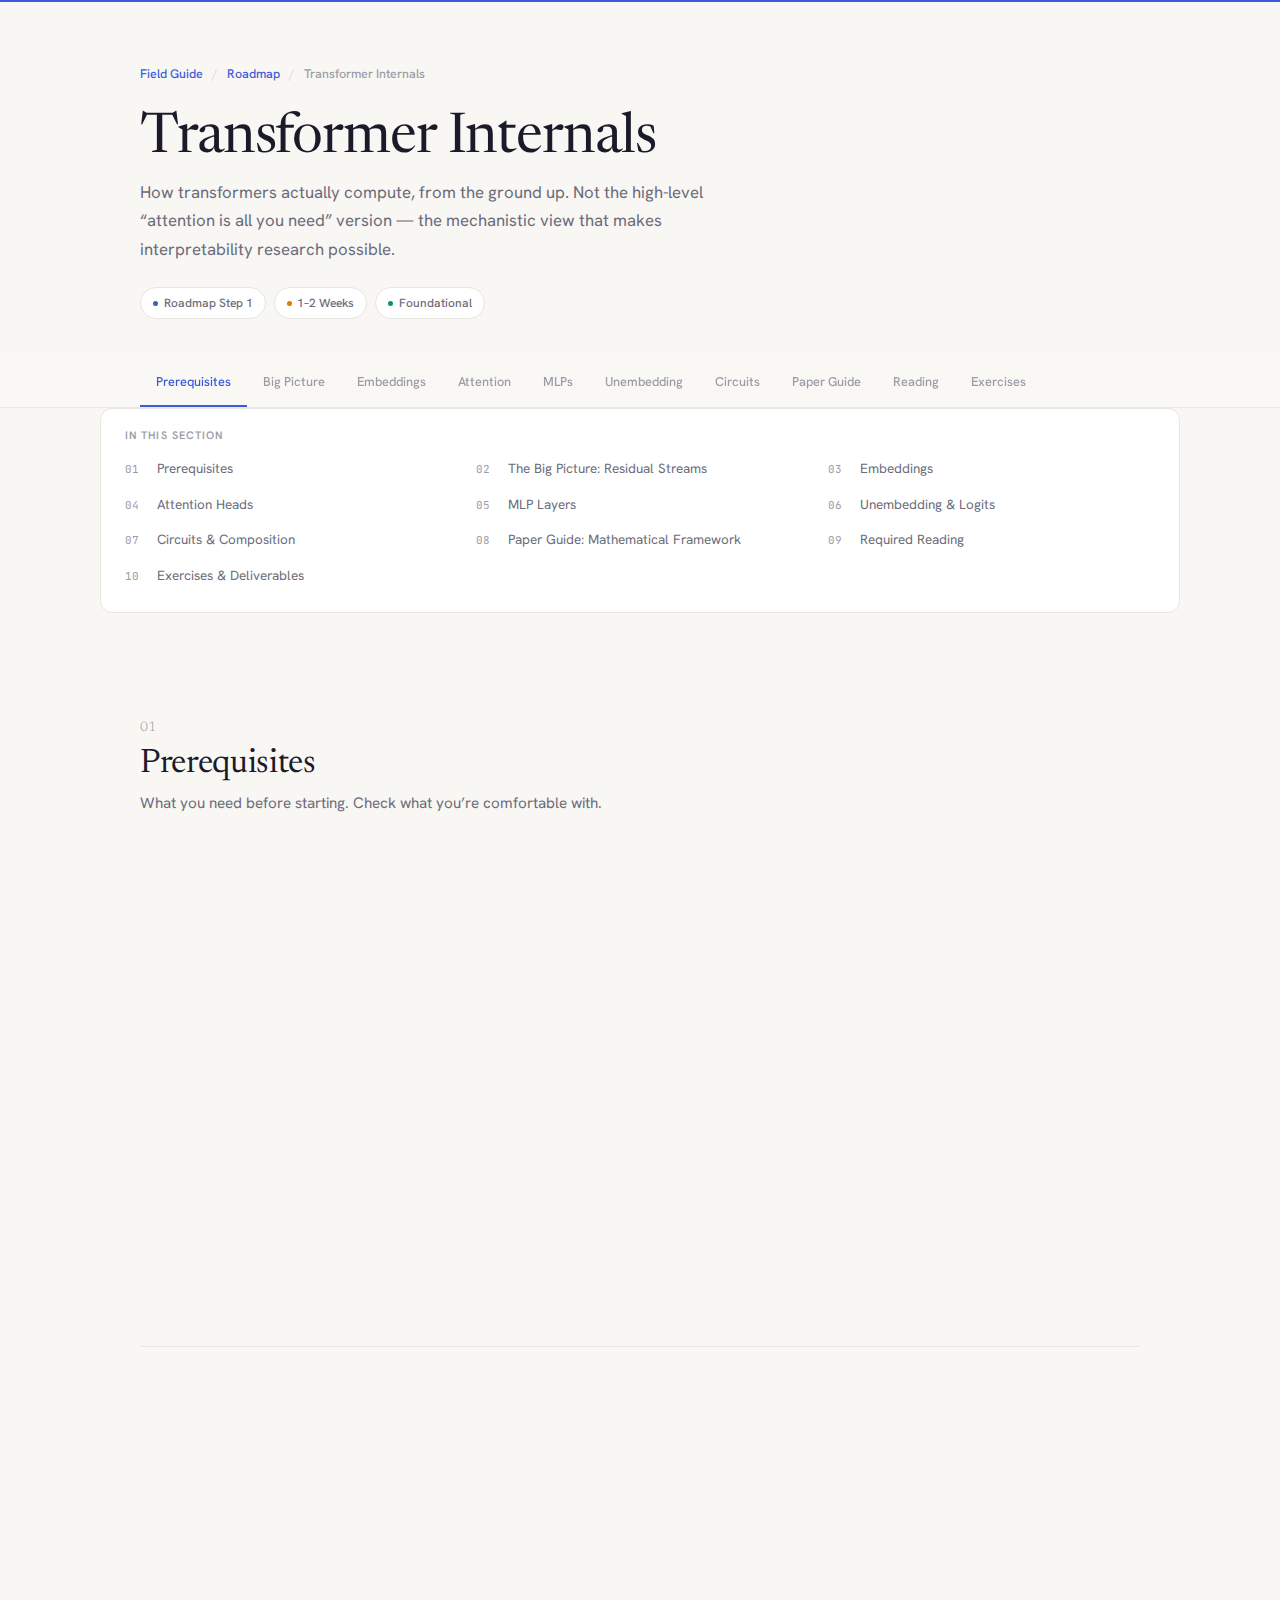
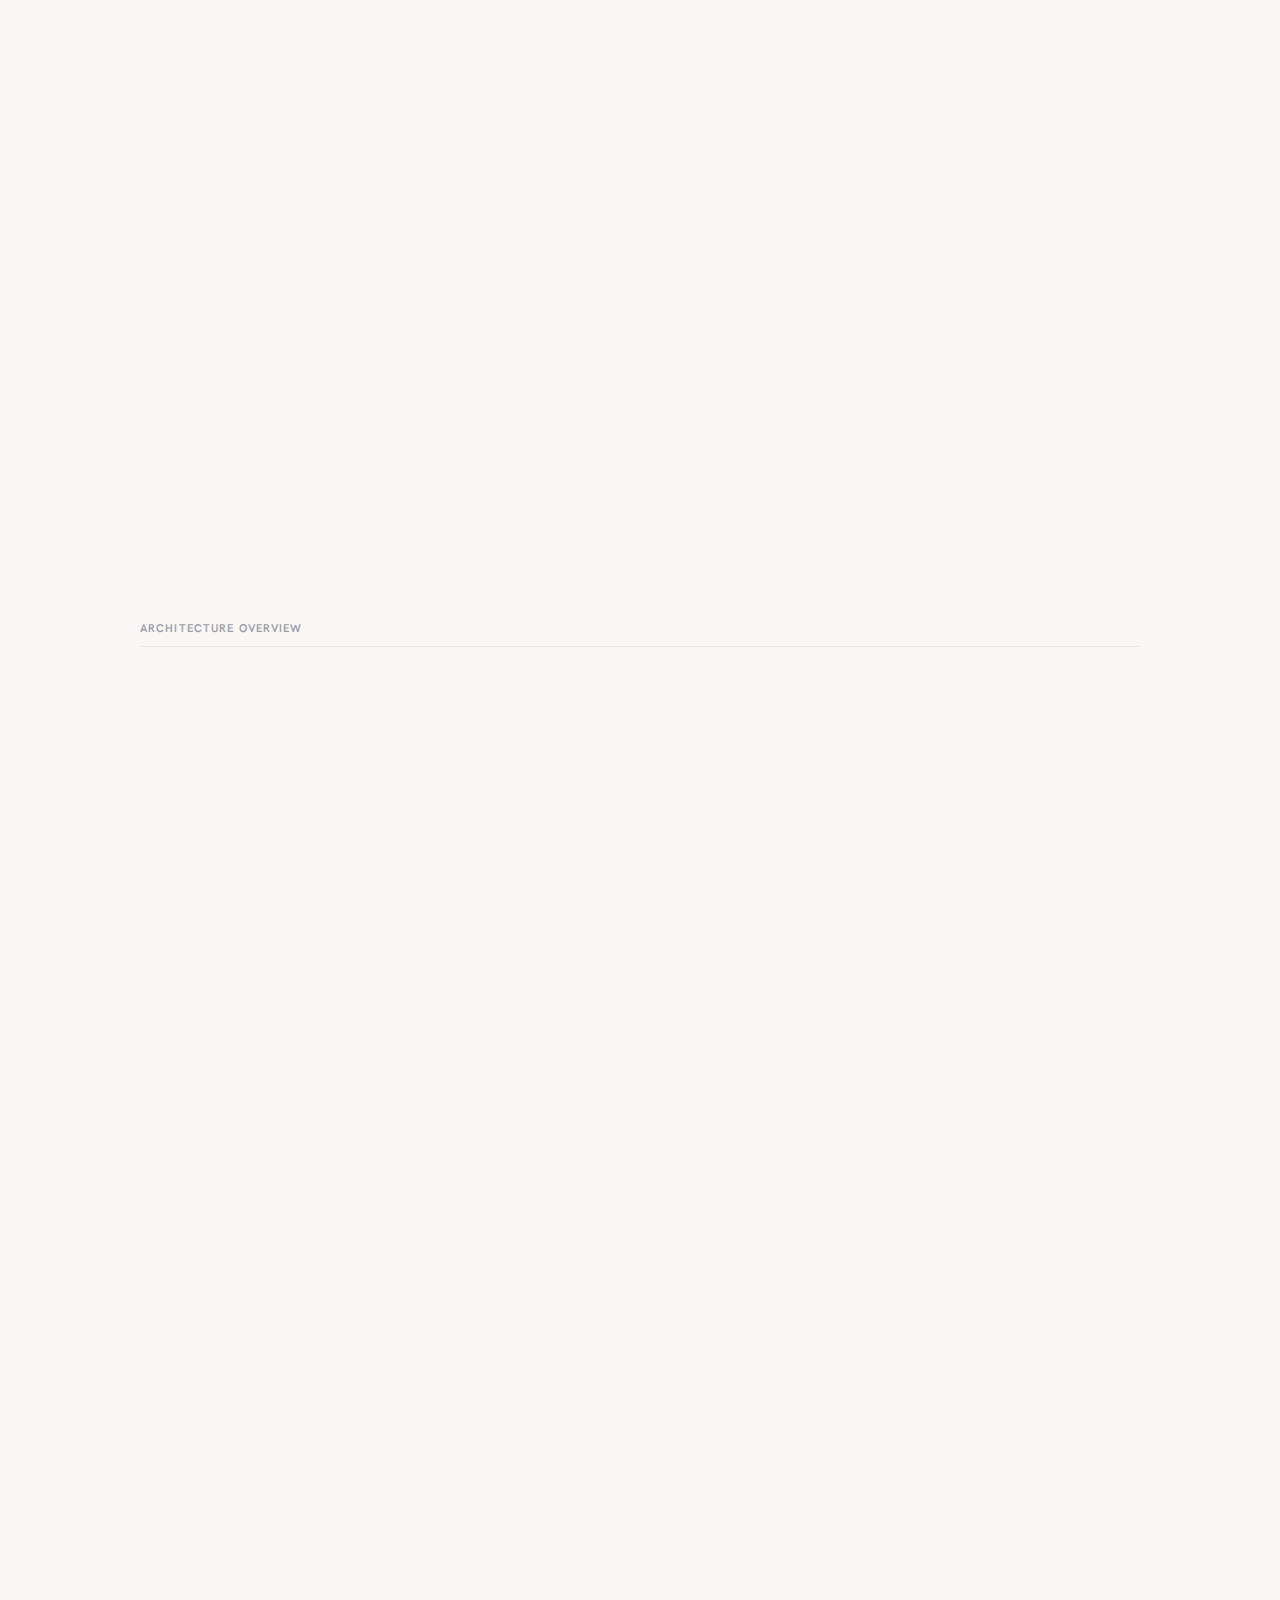
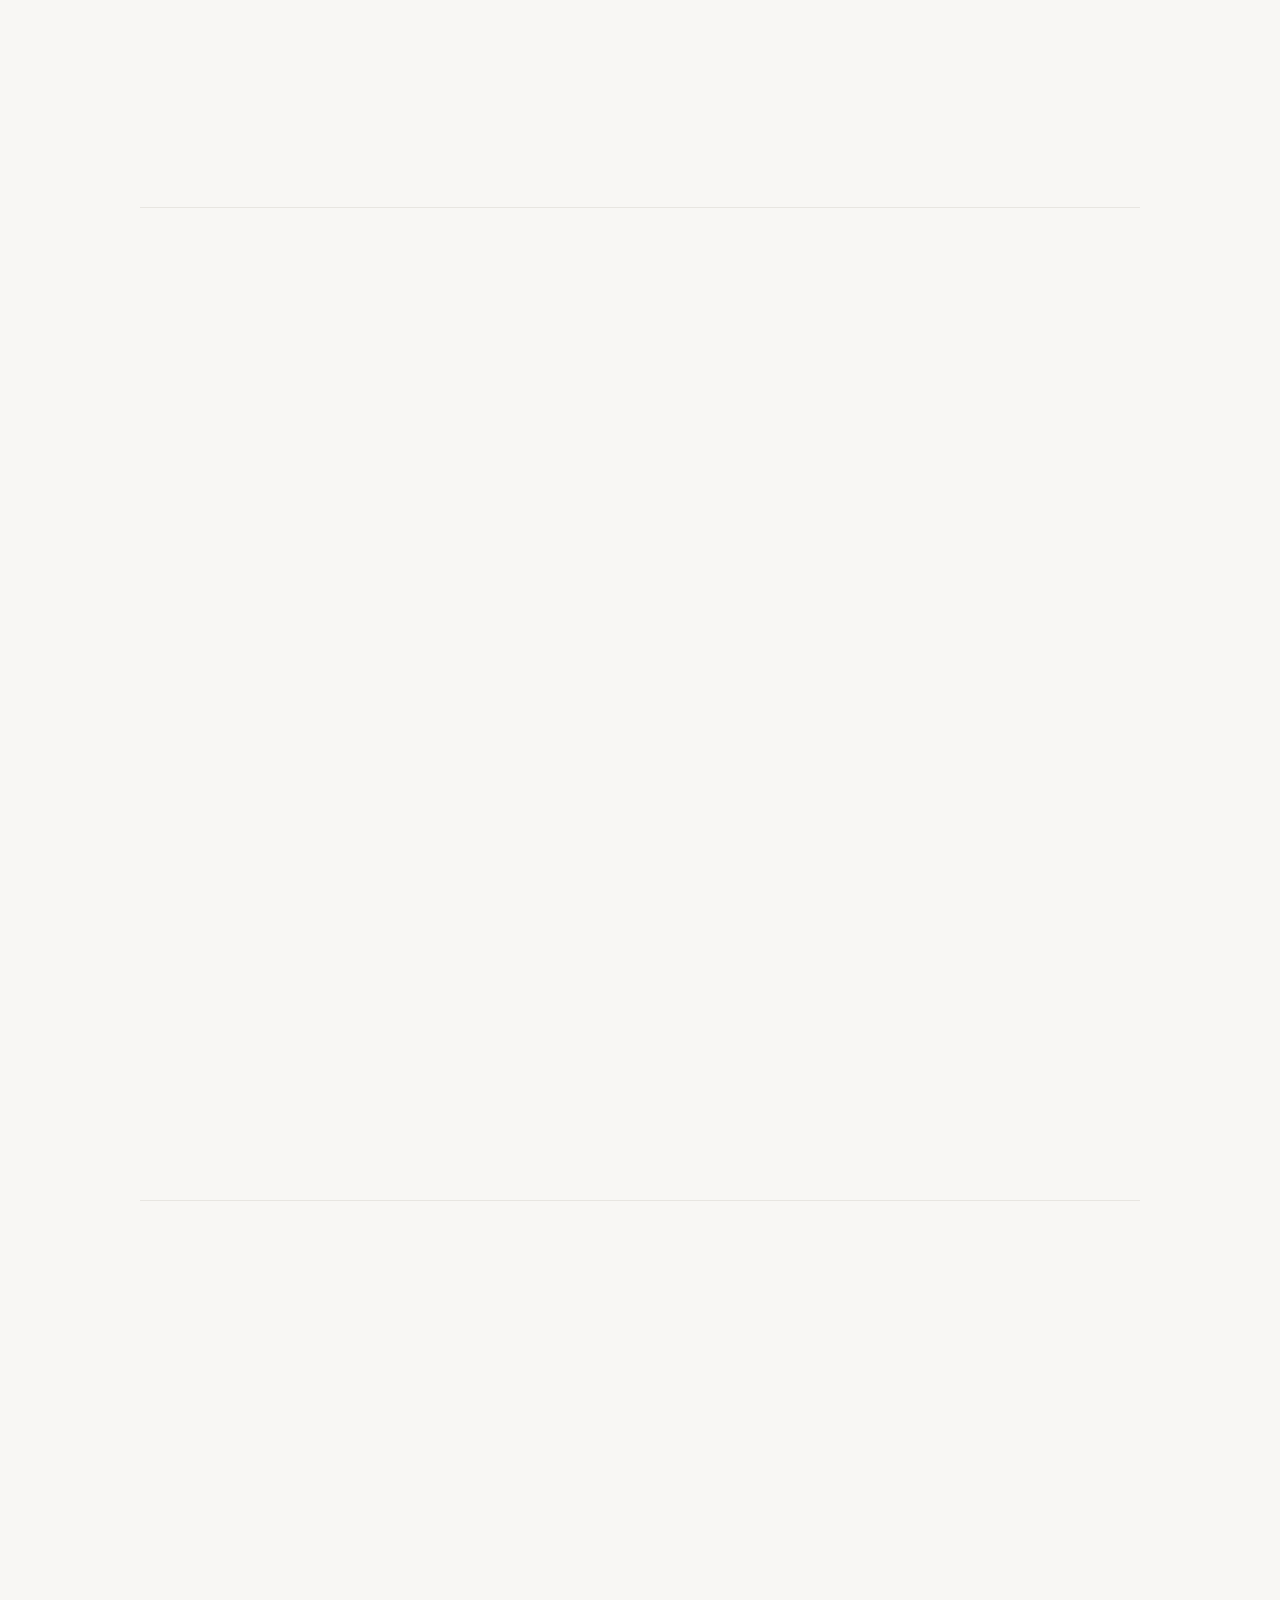
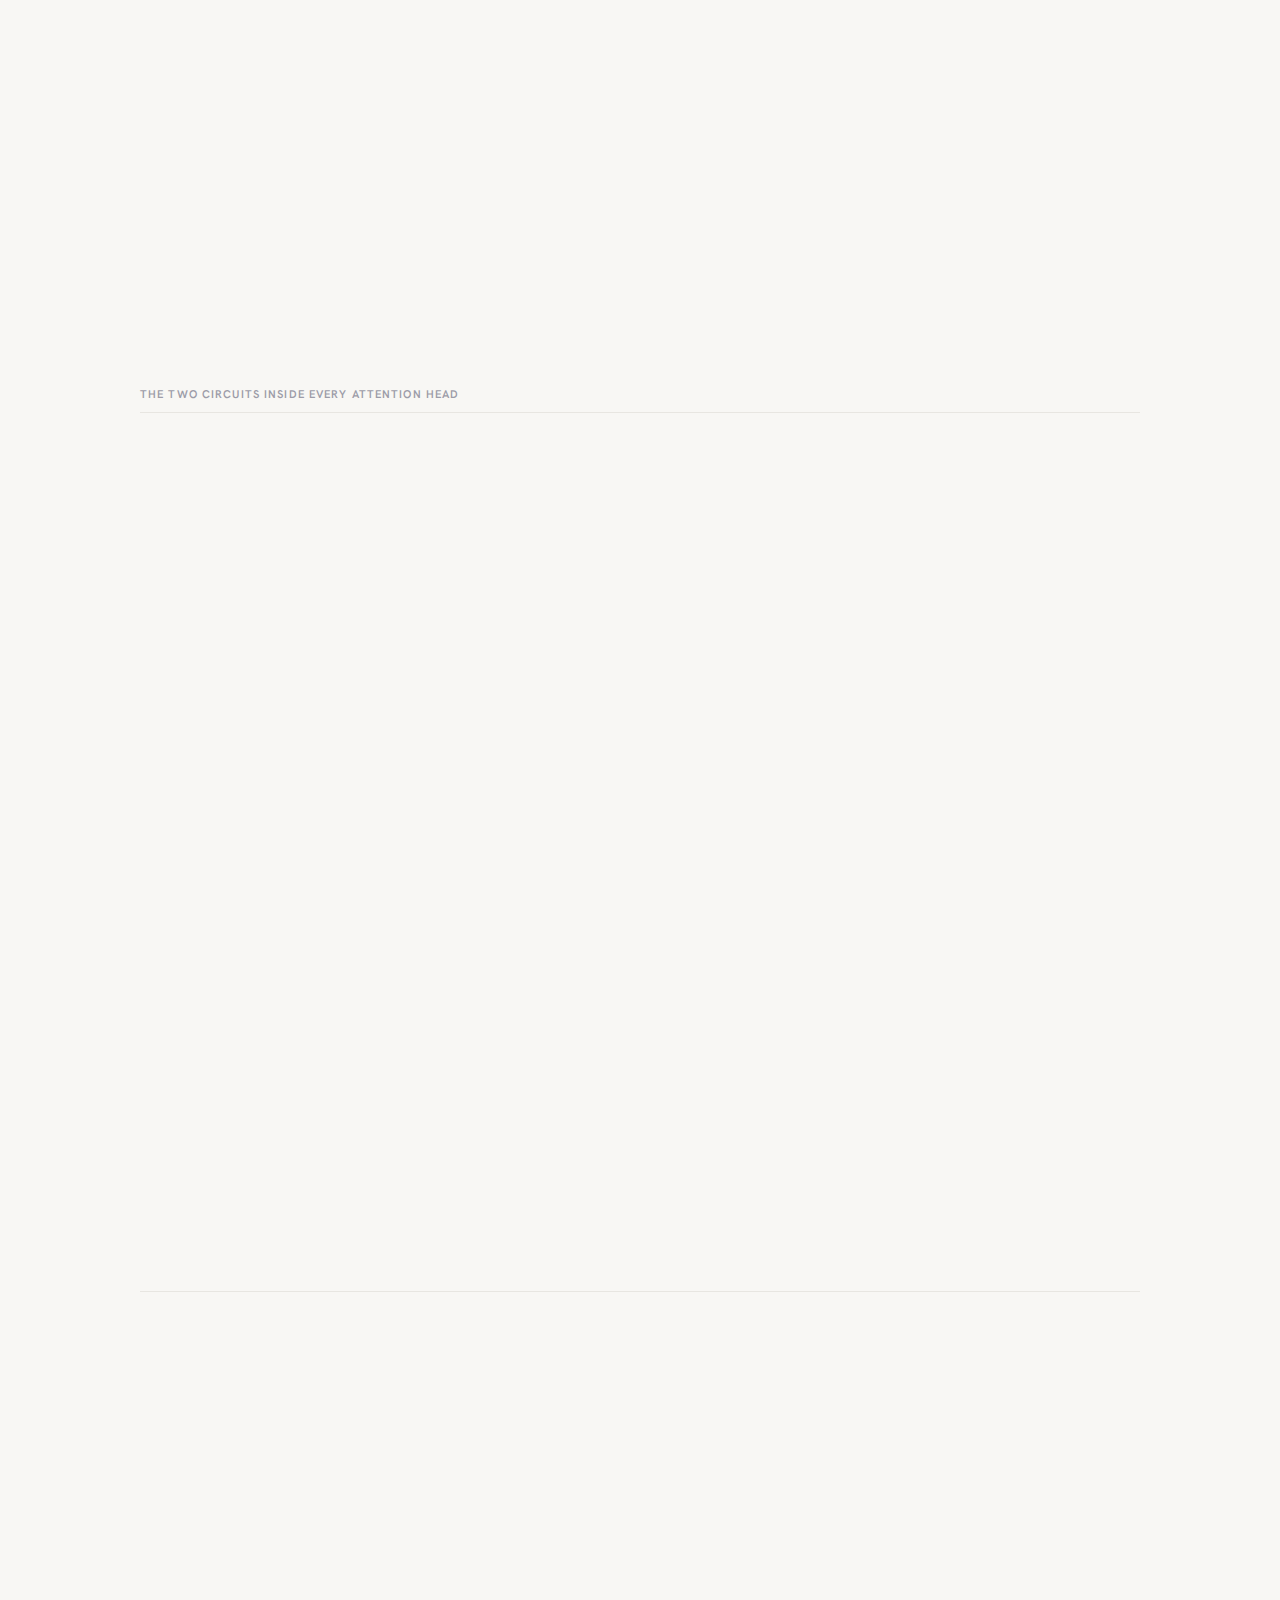
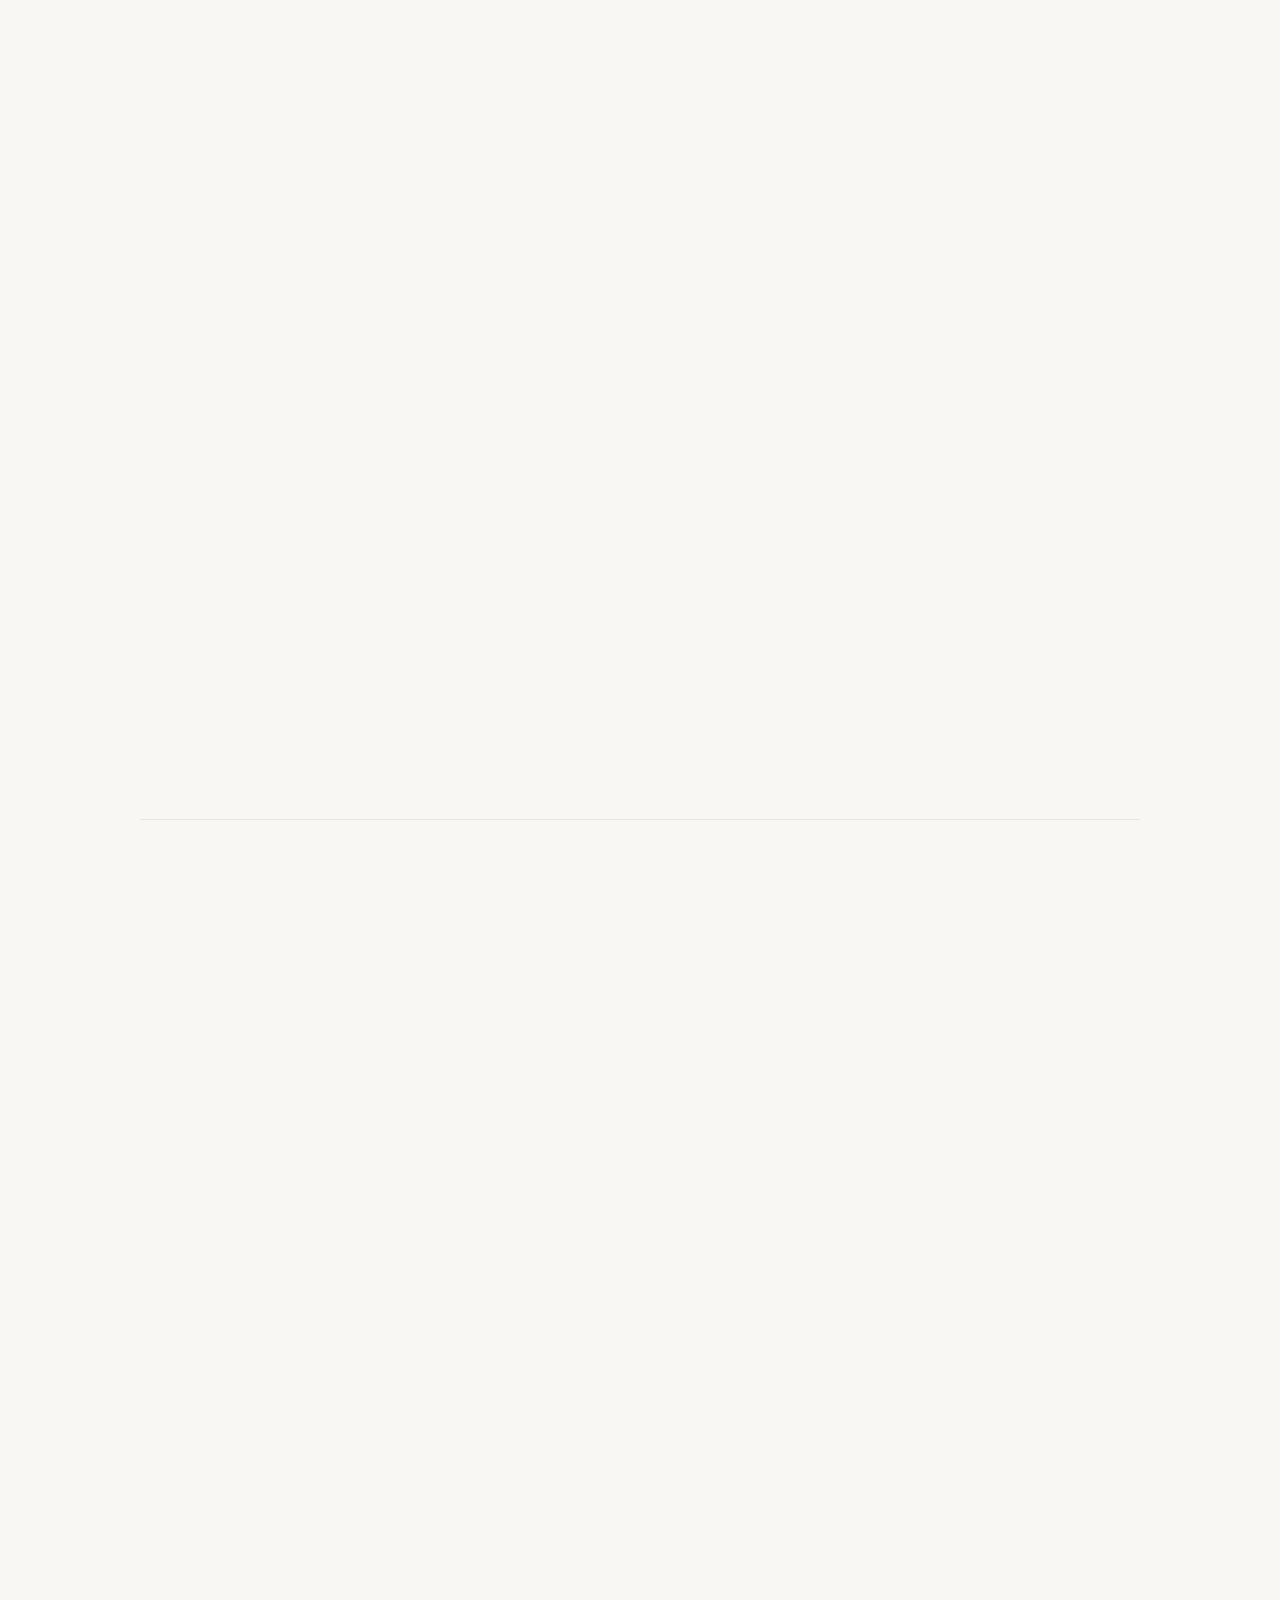
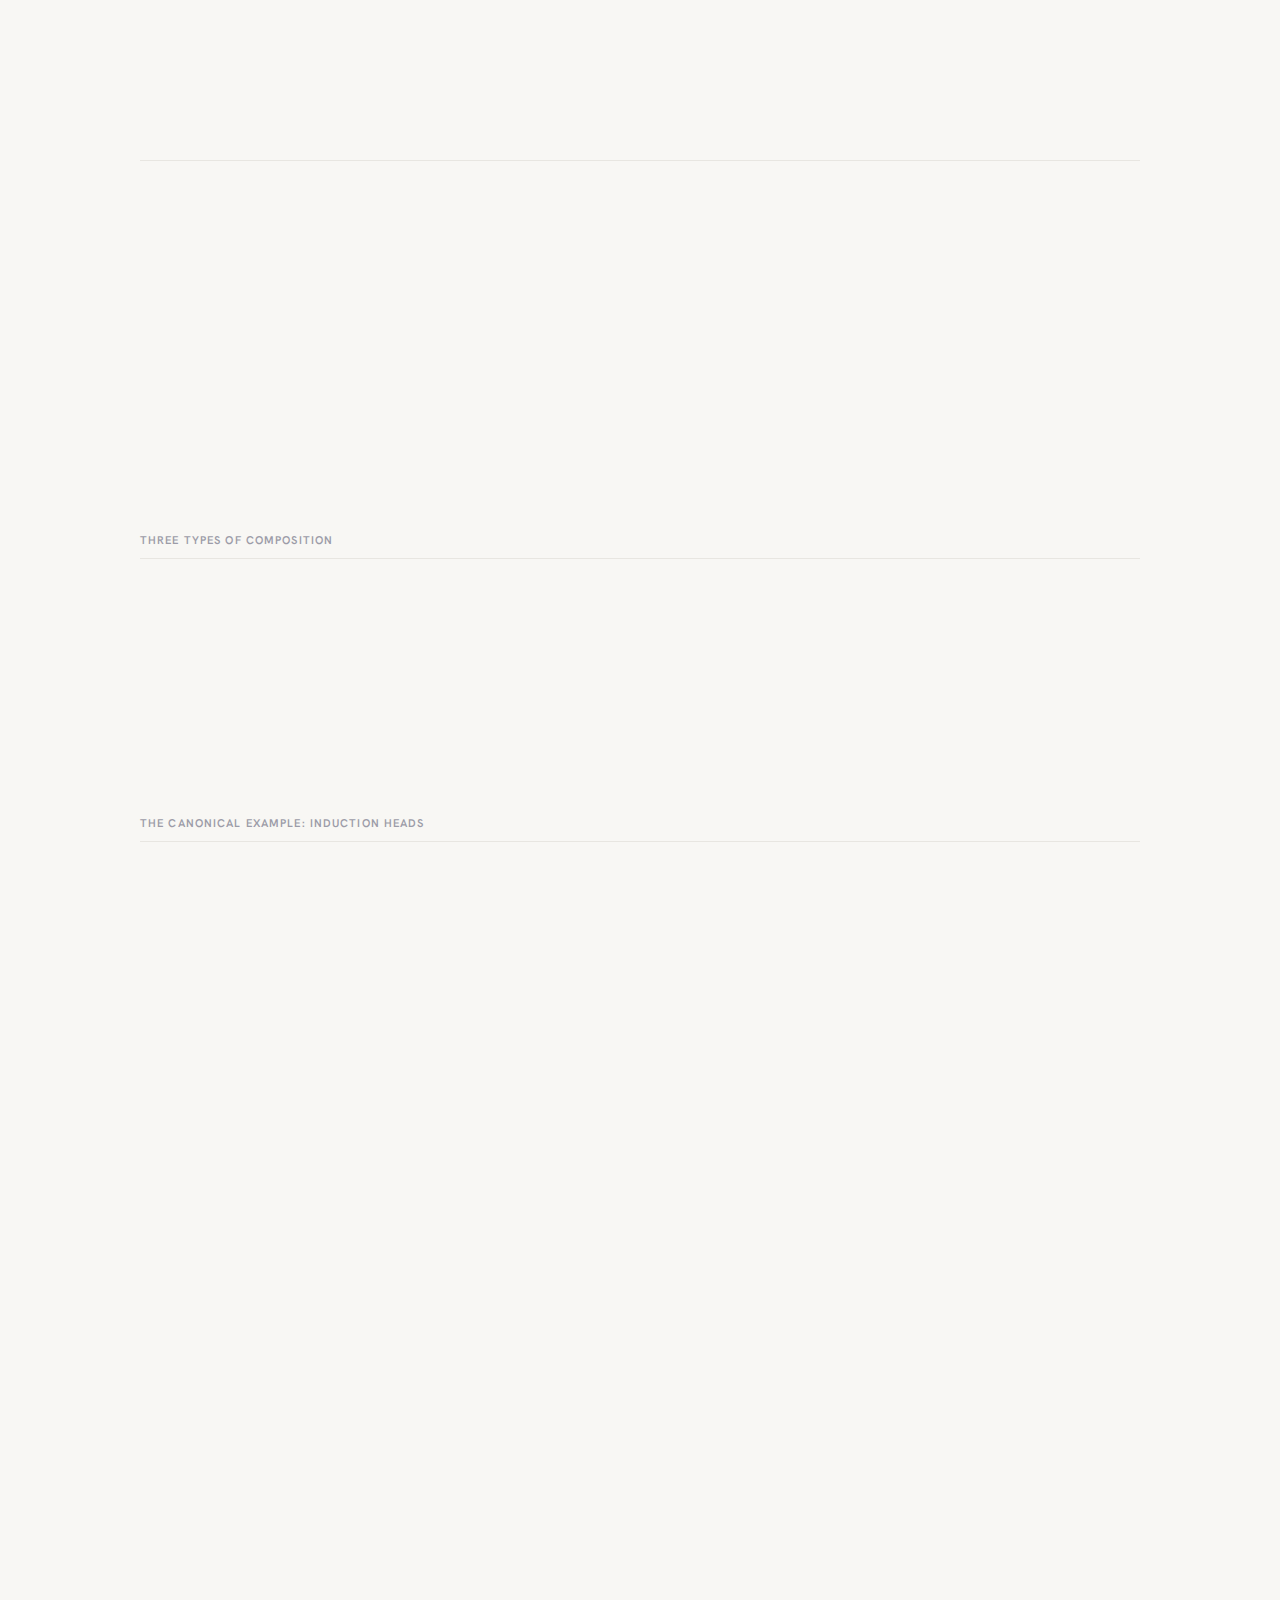
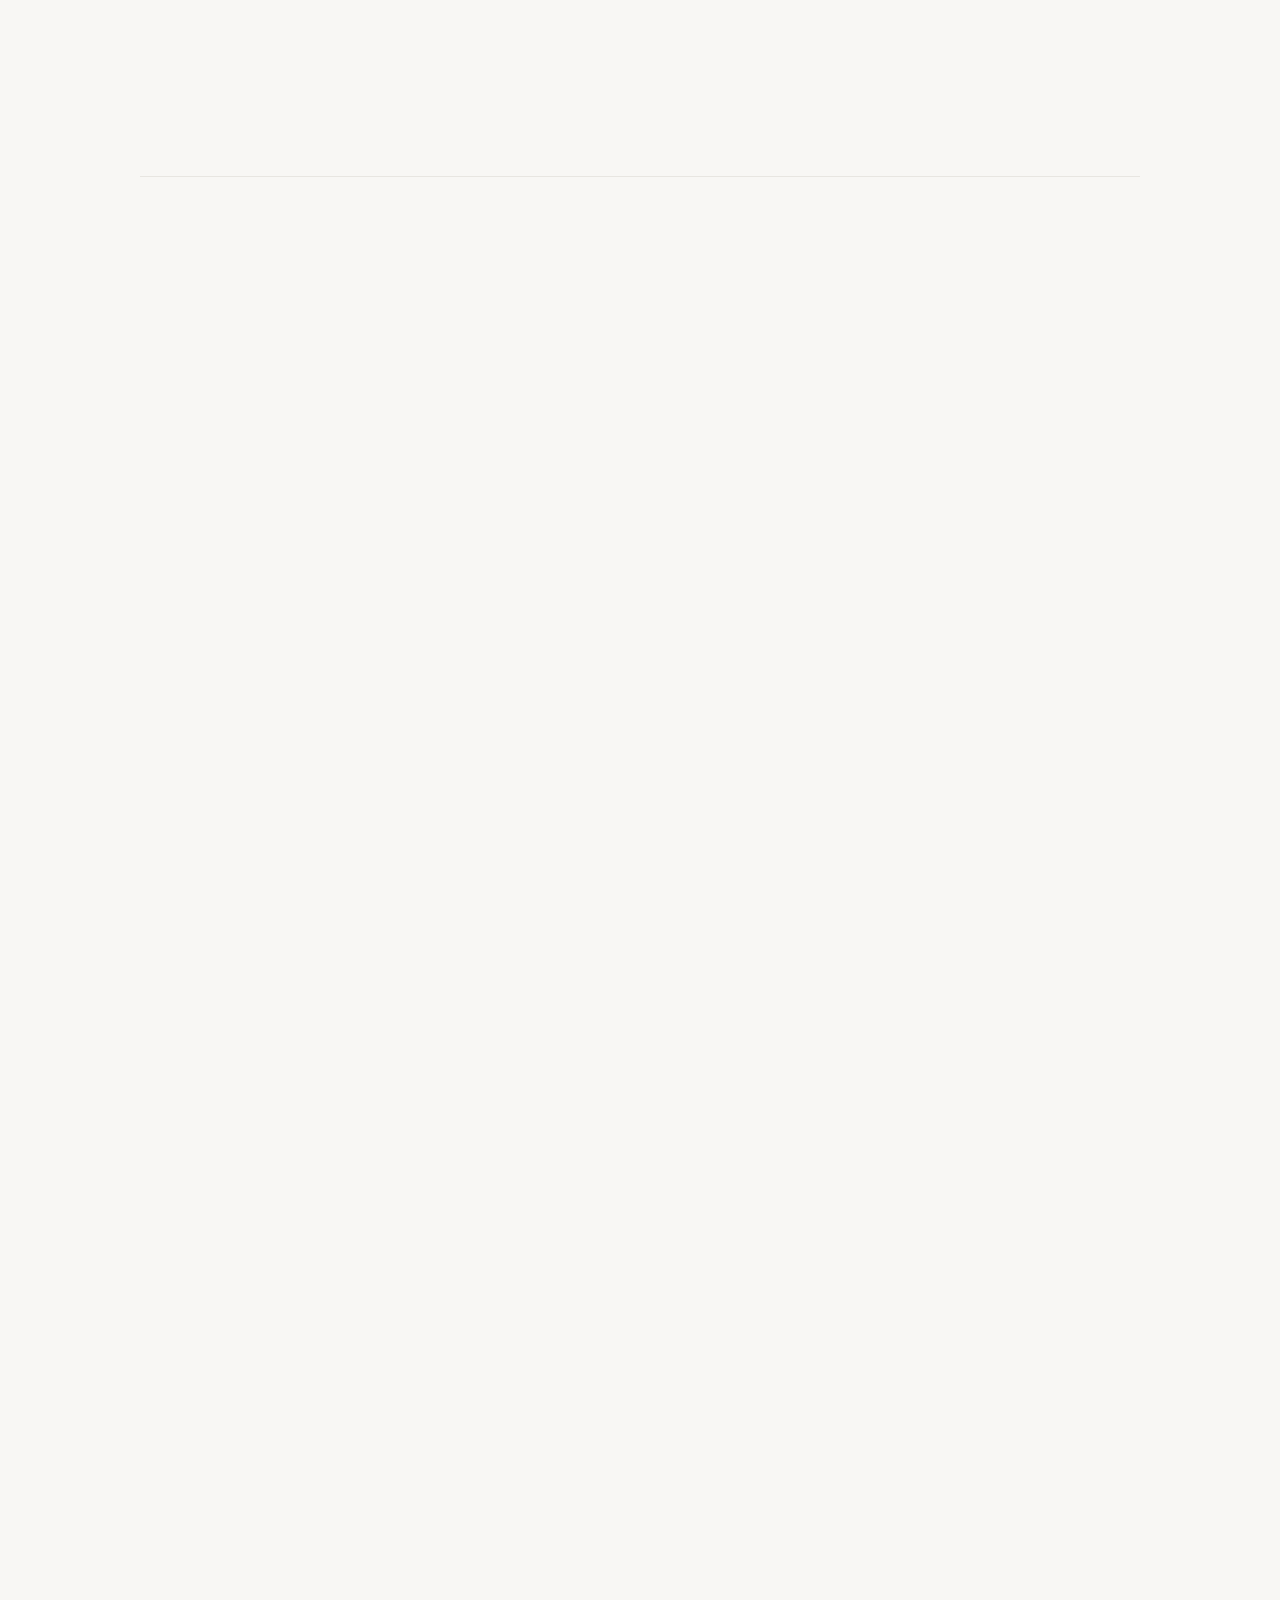
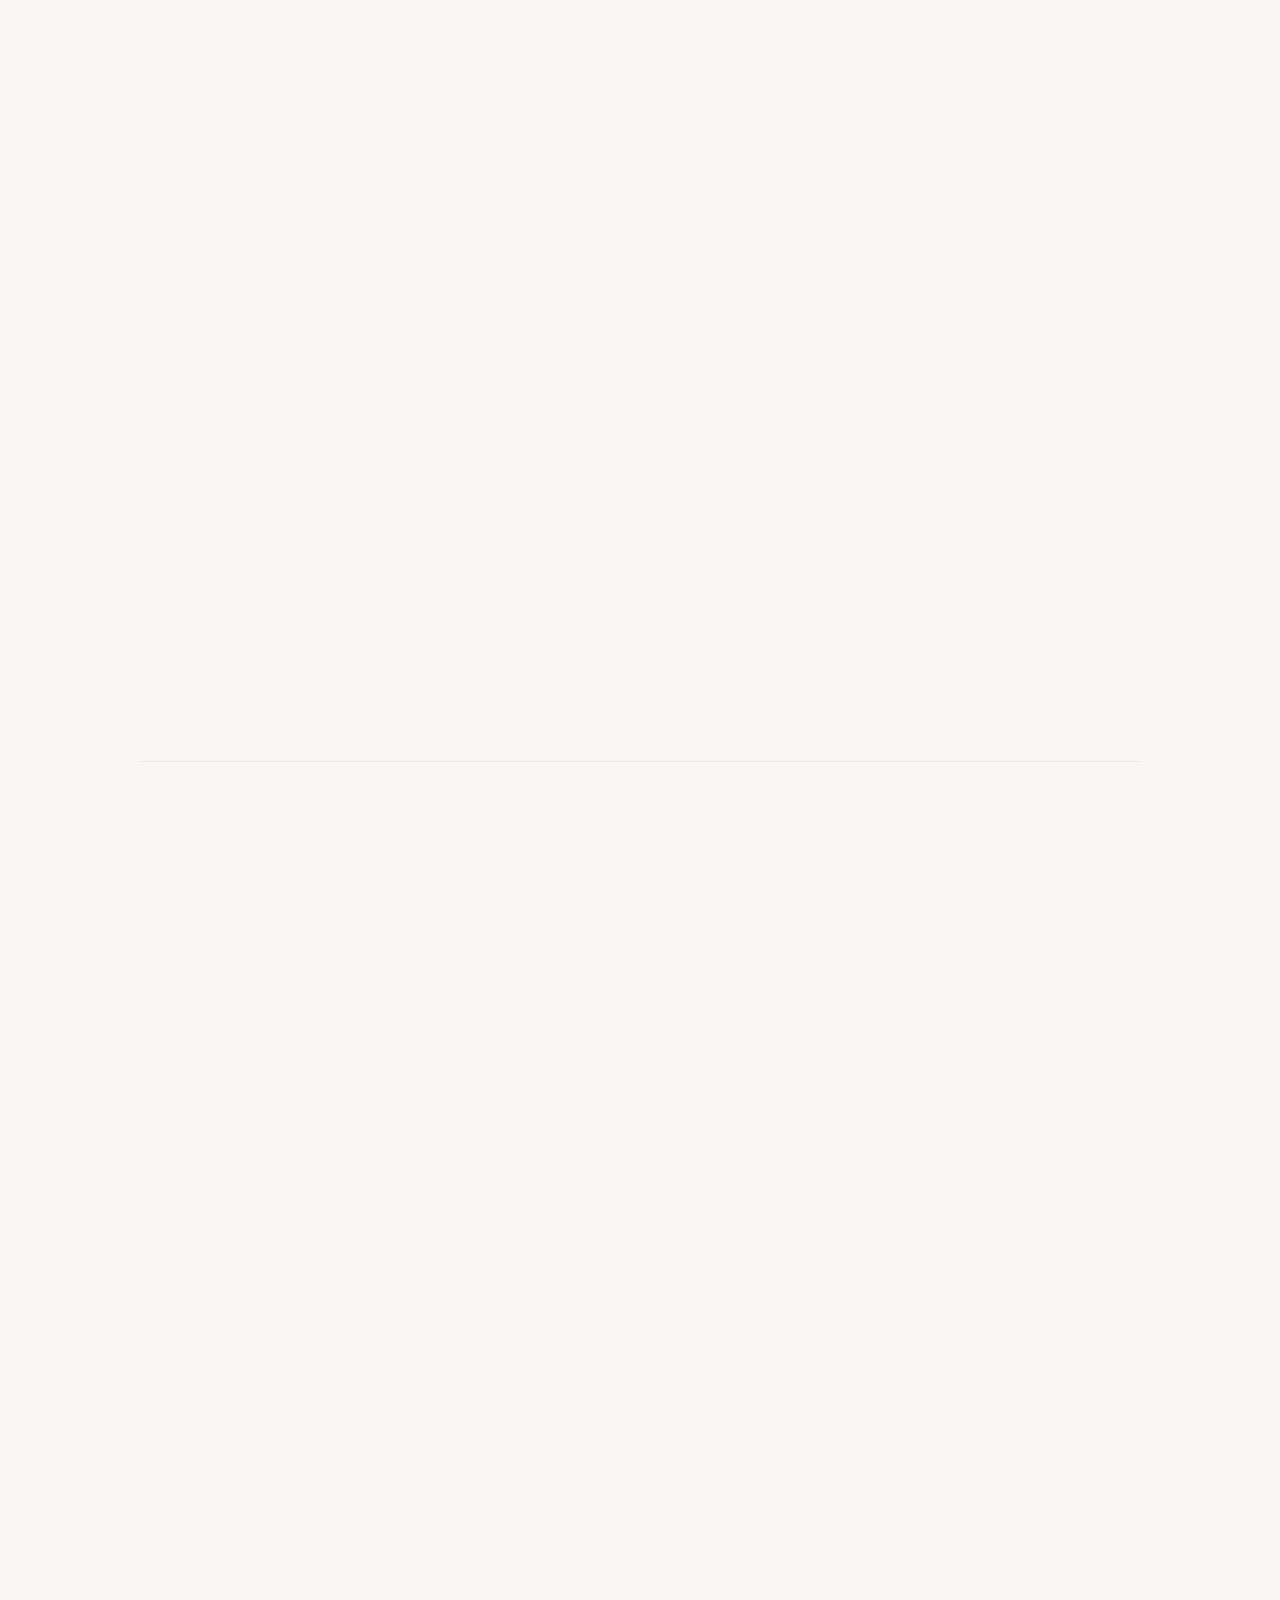
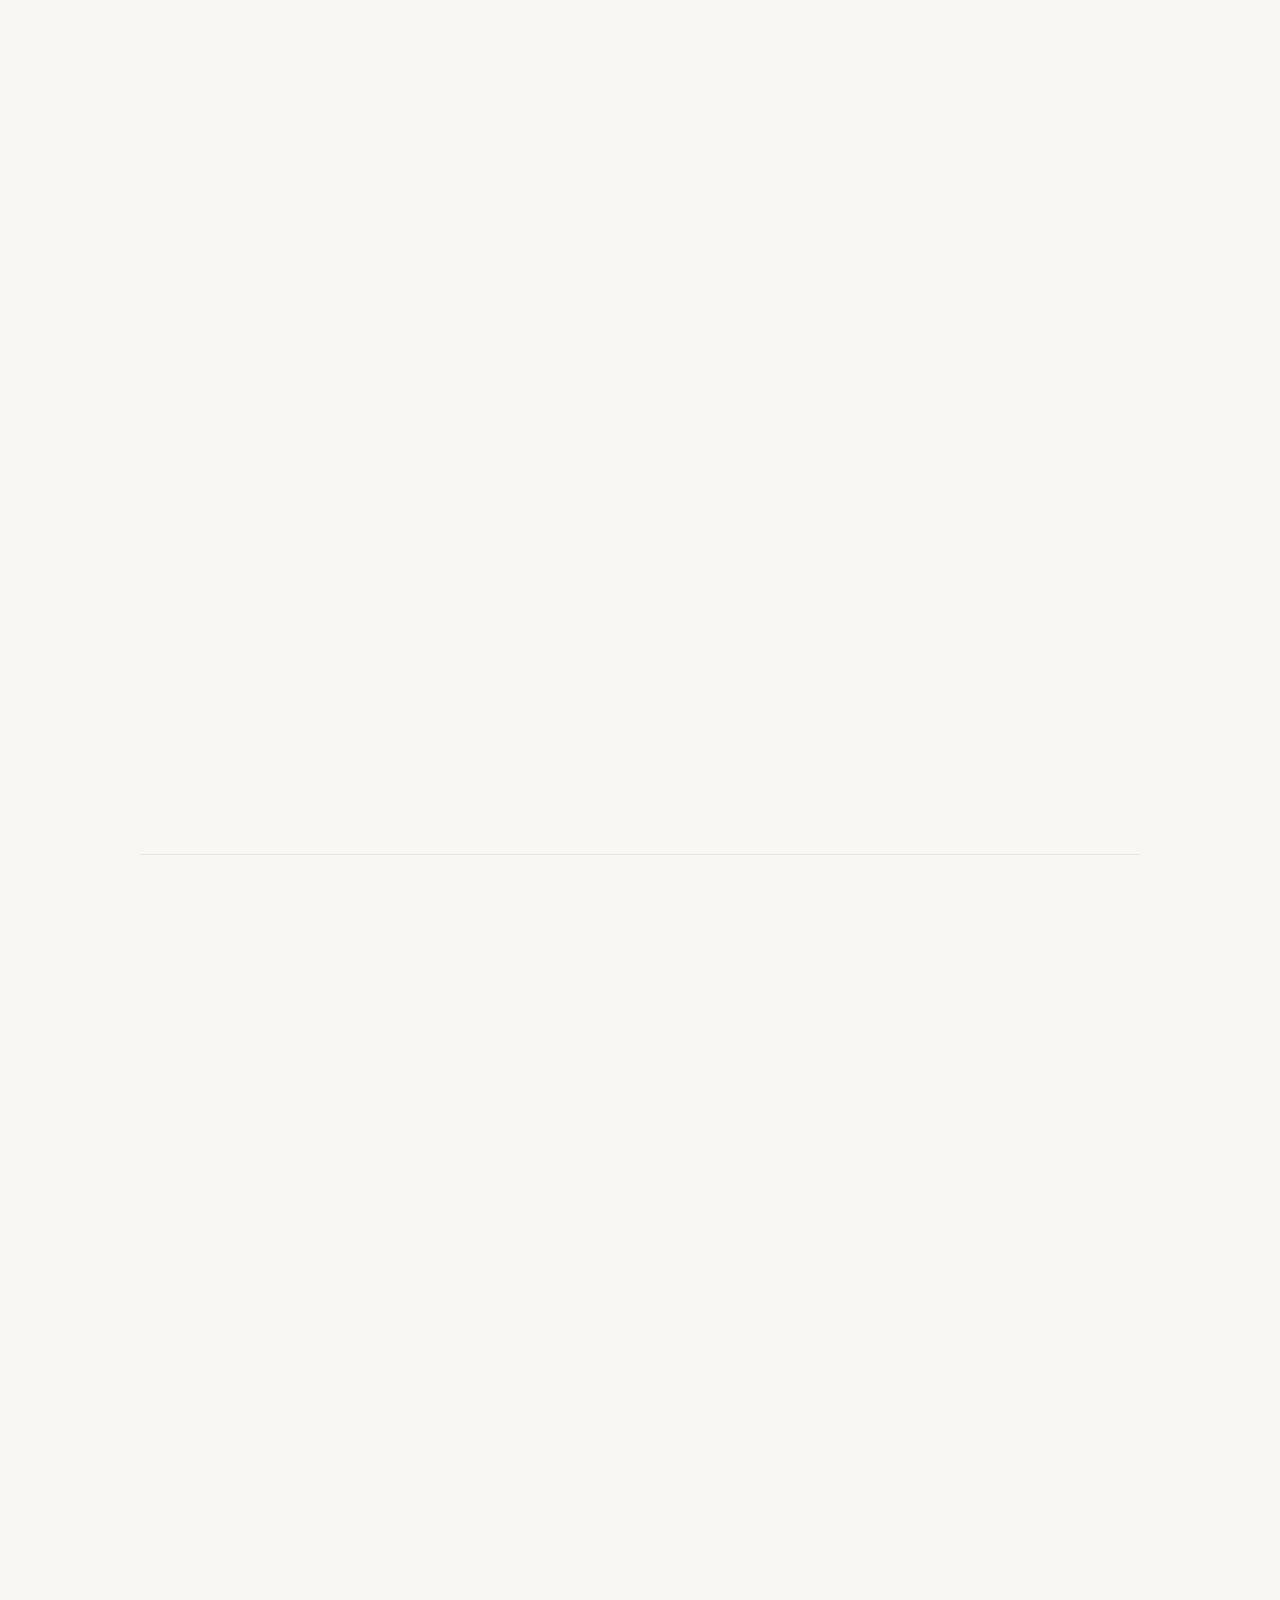
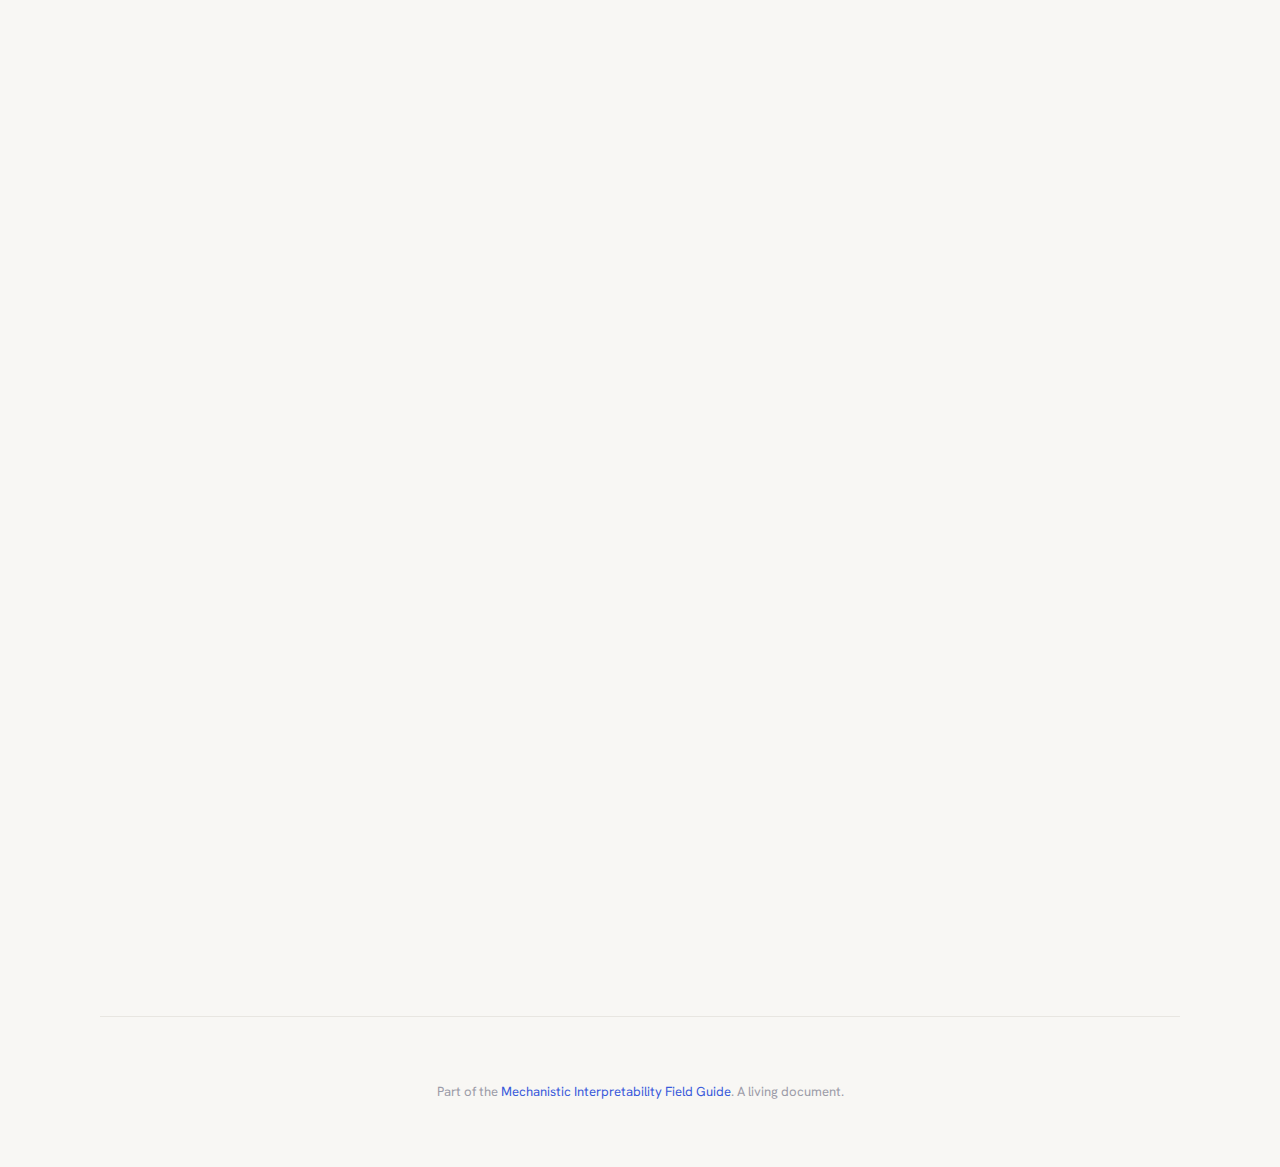
<file: transformer-internals.html>
<!DOCTYPE html>
<html lang="en">
<head>
  <meta charset="UTF-8">
  <meta name="viewport" content="width=device-width, initial-scale=1.0">
  <title>Transformer Internals — Mechanistic Interpretability Field Guide</title>

  <link rel="preconnect" href="https://fonts.googleapis.com">
  <link rel="preconnect" href="https://fonts.gstatic.com" crossorigin>

  <link rel="stylesheet" href="styles/base.css">
  <link rel="stylesheet" href="styles/layout.css">
  <link rel="stylesheet" href="styles/components.css">
  <link rel="stylesheet" href="styles/animations.css">
  <link rel="stylesheet" href="styles/curriculum.css">
</head>
<body>


<!-- ======== HEADER ======== -->

<header class="curriculum-header">
  <div class="breadcrumb reveal">
    <a href="index.html">Field Guide</a>
    <span class="sep">/</span>
    <a href="index.html#roadmap">Roadmap</a>
    <span class="sep">/</span>
    Transformer Internals
  </div>

  <h1 class="reveal">Transformer Internals</h1>

  <p class="subtitle reveal">
    How transformers actually compute, from the ground up. Not the high-level
    &ldquo;attention is all you need&rdquo; version &mdash; the mechanistic view that makes
    interpretability research possible.
  </p>

  <div class="curriculum-meta reveal">
    <span class="meta-badge">
      <span class="dot" style="background: var(--accent)"></span>
      Roadmap Step 1
    </span>
    <span class="meta-badge">
      <span class="dot" style="background: var(--gold)"></span>
      1&ndash;2 Weeks
    </span>
    <span class="meta-badge">
      <span class="dot" style="background: var(--green)"></span>
      Foundational
    </span>
  </div>
</header>


<!-- ======== NAVIGATION ======== -->

<nav class="nav">
  <div class="nav-inner">
    <div class="nav-track">
      <a class="nav-btn active" href="#prerequisites">Prerequisites</a>
      <a class="nav-btn" href="#big-picture">Big Picture</a>
      <a class="nav-btn" href="#embeddings">Embeddings</a>
      <a class="nav-btn" href="#attention">Attention</a>
      <a class="nav-btn" href="#mlps">MLPs</a>
      <a class="nav-btn" href="#unembedding">Unembedding</a>
      <a class="nav-btn" href="#circuits">Circuits</a>
      <a class="nav-btn" href="#paper-guide">Paper Guide</a>
      <a class="nav-btn" href="#reading-list">Reading</a>
      <a class="nav-btn" href="#exercises">Exercises</a>
    </div>
  </div>
</nav>


<!-- ======== TABLE OF CONTENTS ======== -->

<div class="curriculum-toc reveal">
  <h3>In this section</h3>
  <ol class="toc-list">
    <li><a href="#prerequisites"><span class="toc-num">01</span> Prerequisites</a></li>
    <li><a href="#big-picture"><span class="toc-num">02</span> The Big Picture: Residual Streams</a></li>
    <li><a href="#embeddings"><span class="toc-num">03</span> Embeddings</a></li>
    <li><a href="#attention"><span class="toc-num">04</span> Attention Heads</a></li>
    <li><a href="#mlps"><span class="toc-num">05</span> MLP Layers</a></li>
    <li><a href="#unembedding"><span class="toc-num">06</span> Unembedding &amp; Logits</a></li>
    <li><a href="#circuits"><span class="toc-num">07</span> Circuits &amp; Composition</a></li>
    <li><a href="#paper-guide"><span class="toc-num">08</span> Paper Guide: Mathematical Framework</a></li>
    <li><a href="#reading-list"><span class="toc-num">09</span> Required Reading</a></li>
    <li><a href="#exercises"><span class="toc-num">10</span> Exercises &amp; Deliverables</a></li>
  </ol>
</div>


<!-- ======== MAIN CONTENT ======== -->

<main>

  <!-- ============ PREREQUISITES ============ -->

  <section id="prerequisites" class="curriculum-section">
    <div class="section-header reveal">
      <span class="section-number">01</span>
      <h2>Prerequisites</h2>
      <p>What you need before starting. Check what you&rsquo;re comfortable with.</p>
    </div>

    <div class="two-col">
      <div class="reveal">
        <div class="section-label">Must Have</div>
        <ul class="prereq-checklist">
          <li><strong>Linear algebra:</strong> Vectors, matrices, matrix multiplication, dot products, transposes. You need to be fluent, not just familiar.</li>
          <li><strong>Python + NumPy:</strong> Comfortable with array operations, broadcasting, reshaping. This is your lab equipment.</li>
          <li><strong>Basic ML:</strong> What a loss function is, gradient descent at a high level, what &ldquo;training&rdquo; means. You don&rsquo;t need deep expertise.</li>
          <li><strong>Softmax:</strong> Takes a vector of numbers, outputs a probability distribution. <span class="math">softmax(x<sub>i</sub>) = e<sup>x<sub>i</sub></sup> / &sum; e<sup>x<sub>j</sub></sup></span></li>
        </ul>
      </div>
      <div class="reveal">
        <div class="section-label">Nice to Have</div>
        <ul class="prereq-checklist">
          <li class="optional"><strong>PyTorch basics:</strong> Tensors, modules, forward passes. You&rsquo;ll pick this up as you go.</li>
          <li class="optional"><strong>Probability:</strong> Conditional probability, distributions. Helpful for understanding predictions.</li>
          <li class="optional"><strong>Information theory:</strong> Entropy, cross-entropy loss. Not essential but adds depth.</li>
        </ul>

        <div class="note" style="margin-top: var(--space-lg);">
          <div class="note-label">If you&rsquo;re rusty</div>
          <p>3Blue1Brown&rsquo;s <a href="https://www.3blue1brown.com/topics/linear-algebra">Essence of Linear Algebra</a> series
          is the best visual refresher. Takes about 3 hours and builds genuine intuition.</p>
        </div>
      </div>
    </div>
  </section>


  <!-- ============ THE BIG PICTURE ============ -->

  <section id="big-picture" class="curriculum-section">
    <div class="section-header reveal">
      <span class="section-number">02</span>
      <h2>The Big Picture: Residual Streams</h2>
      <p>The single most important mental model for mechanistic interpretability.</p>
    </div>

    <div class="prose reveal">
      <p>
        The standard way to explain transformers starts with attention mechanisms and builds up
        from there. That&rsquo;s useful for building one, but <strong>misleading for understanding one</strong>.
        The mechanistic interpretability community uses a different framing, introduced by
        <a href="https://transformer-circuits.pub/2021/framework/index.html">Elhage et al. (2021)</a>,
        that makes the internal structure much clearer.
      </p>
      <p>
        The key insight: <strong>think of the transformer as a residual stream</strong>.
        The residual stream is a vector for each token position that flows through the entire
        network. Every component &mdash; every attention head, every MLP layer &mdash; reads from
        this stream and writes back to it. The components don&rsquo;t talk to each other directly.
        They communicate through the shared stream.
      </p>
    </div>

    <div class="insight reveal">
      <div class="insight-label">Key Insight</div>
      <p>
        <strong>The residual stream is a communication bus.</strong>
        Attention heads and MLPs are like peripherals: they read information from the bus,
        process it, and write their results back. The bus carries all information from input
        to output. This is why residual connections matter so much &mdash; they create the bus.
      </p>
    </div>

    <div class="math-block reveal">
      <span class="label">The Residual Stream Equation</span>
      <span class="math-var">x</span><sub>final</sub> = <span class="math-var">x</span><sub>embed</sub>
      + <span class="math-var">attn</span><sub>0</sub>(<span class="math-var">x</span>)
      + <span class="math-var">mlp</span><sub>0</sub>(<span class="math-var">x</span>)
      + <span class="math-var">attn</span><sub>1</sub>(<span class="math-var">x</span>)
      + <span class="math-var">mlp</span><sub>1</sub>(<span class="math-var">x</span>)
      + &hellip;
      <span class="annotation">Each term is added to the stream. The final stream is the sum of the initial embedding plus every component&rsquo;s contribution.</span>
    </div>

    <!-- Architecture Flow Diagram -->
    <div class="section-label">Architecture Overview</div>

    <div class="arch-flow reveal">
      <div class="arch-node arch-node--embed">
        Token + Position Embeddings
        <span class="arch-sub">W<sub>E</sub> &middot; token + W<sub>pos</sub>[position]</span>
      </div>

      <div class="arch-connector">&darr;</div>

      <div class="arch-stream-label">Residual Stream</div>

      <div class="arch-block">
        <div class="arch-block-label">Layer 0</div>
        <div class="arch-component arch-component--attn">
          Multi-Head Self-Attention
          <span class="arch-rw">reads stream &rarr; computes attention &rarr; writes back</span>
        </div>
        <div class="arch-component arch-component--mlp">
          Feed-Forward MLP
          <span class="arch-rw">reads stream &rarr; nonlinear transform &rarr; writes back</span>
        </div>
      </div>

      <div class="arch-stream-label">Residual Stream (updated)</div>

      <div class="arch-block">
        <div class="arch-block-label">Layer 1</div>
        <div class="arch-component arch-component--attn">
          Multi-Head Self-Attention
          <span class="arch-rw">reads stream &rarr; computes attention &rarr; writes back</span>
        </div>
        <div class="arch-component arch-component--mlp">
          Feed-Forward MLP
          <span class="arch-rw">reads stream &rarr; nonlinear transform &rarr; writes back</span>
        </div>
      </div>

      <div class="arch-dots">&vellip;</div>

      <div class="arch-stream-label">Final Residual Stream</div>

      <div class="arch-connector">&darr;</div>

      <div class="arch-node arch-node--output">
        Unembedding &rarr; Logits &rarr; Next Token Prediction
        <span class="arch-sub">W<sub>U</sub> &middot; x<sub>final</sub> &rarr; softmax &rarr; probabilities</span>
      </div>
    </div>

    <div class="prose reveal">
      <p>
        Why does this matter for interpretability? Because every component&rsquo;s contribution
        is <strong>additive</strong>. The final output is literally the sum of all contributions.
        This means we can ask: &ldquo;How much did attention head 3 in layer 5 contribute to
        predicting this token?&rdquo; And we can get a real answer, because its contribution
        is a vector that gets added to the stream.
      </p>
      <p>
        This is <span class="key-term">direct logit attribution</span>: take any component&rsquo;s
        output, multiply it by the unembedding matrix, and you can see exactly which tokens it
        pushes the model toward predicting.
      </p>
    </div>
  </section>


  <!-- ============ EMBEDDINGS ============ -->

  <section id="embeddings" class="curriculum-section">
    <div class="section-header reveal">
      <span class="section-number">03</span>
      <h2>Embeddings: Tokens to Vectors</h2>
      <p>How text becomes math.</p>
    </div>

    <div class="prose reveal">
      <p>
        Before the transformer can do anything, it needs to convert tokens (integers representing
        words or subwords) into vectors. This is the <strong>embedding layer</strong>. It&rsquo;s
        conceptually simple: a lookup table. Token 4217 maps to a specific 768-dimensional vector
        (in GPT-2 Small). That vector is the token&rsquo;s &ldquo;starting point&rdquo; in the residual stream.
      </p>
    </div>

    <div class="two-col reveal">
      <div>
        <div class="section-label">Token Embedding</div>
        <div class="prose">
          <p>
            The embedding matrix <span class="math">W<sub>E</sub></span> has shape
            <span class="math">[vocab_size &times; d_model]</span>. For GPT-2 Small:
            <span class="math">[50257 &times; 768]</span>. Each row is a learned vector for one token.
          </p>
          <p>
            These vectors aren&rsquo;t random &mdash; after training, they encode semantic relationships.
            Tokens with similar meanings end up near each other. The embedding space has geometric
            structure that the rest of the network exploits.
          </p>
        </div>
      </div>
      <div>
        <div class="section-label">Positional Embedding</div>
        <div class="prose">
          <p>
            Attention is <strong>permutation-invariant</strong> &mdash; it can&rsquo;t tell token order
            without help. So we add a position embedding: another learned vector for each position
            in the sequence (0, 1, 2, &hellip;, max_len).
          </p>
          <p>
            The initial residual stream for token <span class="math">t</span> at position
            <span class="math">p</span> is simply:
          </p>
        </div>
        <div class="math-block">
          <span class="math-var">x</span><sub>0</sub> = <span class="math-var">W<sub>E</sub></span>[t] + <span class="math-var">W<sub>pos</sub></span>[p]
          <span class="annotation">Sum of token meaning + position information. This is the starting state of the residual stream.</span>
        </div>
      </div>
    </div>

    <div class="insight reveal">
      <div class="insight-label">Why This Matters</div>
      <p>
        The embedding creates the initial residual stream state. Everything the model does
        after this is about <strong>reading, processing, and updating</strong> this stream.
        The embedding is the model&rsquo;s prior belief about each token before any contextual processing.
      </p>
    </div>
  </section>


  <!-- ============ ATTENTION HEADS ============ -->

  <section id="attention" class="curriculum-section">
    <div class="section-header reveal">
      <span class="section-number">04</span>
      <h2>Attention Heads: Pattern Matching &amp; Information Movement</h2>
      <p>The most important component to understand deeply. This is where the subtlety lives.</p>
    </div>

    <div class="prose reveal">
      <p>
        Each attention head does two things: it decides <strong>where to look</strong>
        (which other tokens to attend to) and <strong>what to move</strong> (what information
        to copy from those positions to the current position). These are controlled by two
        separate circuits with very different functions.
      </p>
    </div>

    <!-- Attention Step-by-Step -->
    <div class="stepper reveal" data-current-step="0">
      <div class="stepper-header">
        <button class="stepper-tab active"><span class="step-num-inline">1</span> Input</button>
        <button class="stepper-tab"><span class="step-num-inline">2</span> Q, K, V</button>
        <button class="stepper-tab"><span class="step-num-inline">3</span> Scores</button>
        <button class="stepper-tab"><span class="step-num-inline">4</span> Pattern</button>
        <button class="stepper-tab"><span class="step-num-inline">5</span> Output</button>
        <button class="stepper-tab"><span class="step-num-inline">6</span> Write Back</button>
      </div>

      <div class="stepper-body">

        <!-- Step 1: Input -->
        <div class="stepper-step active">
          <div class="step-visual">
            <div class="visual-label">Residual stream vectors (one per token)</div>
            <div class="token-row">
              <div class="token-block">&ldquo;The&rdquo;</div>
              <div class="token-block">&ldquo;cat&rdquo;</div>
              <div class="token-block">&ldquo;sat&rdquo;</div>
              <div class="token-block">&ldquo;on&rdquo;</div>
            </div>
            <div style="margin-top: 0.5rem; font-size: 0.72rem; color: var(--text-muted);">
              Each block is a 768-dimensional vector (in GPT-2 Small)
            </div>
          </div>
          <div class="step-text">
            <h4>Start: Read from the Residual Stream</h4>
            <p>Each attention head reads the residual stream at every token position. At this point,
            each vector contains the token embedding plus all prior layers&rsquo; contributions. The head
            will process these to decide what information to move where.</p>
          </div>
        </div>

        <!-- Step 2: Q, K, V -->
        <div class="stepper-step">
          <div class="step-visual">
            <div class="visual-label">Project to Queries, Keys, and Values</div>
            <div class="token-row" style="gap: 1.25rem;">
              <div class="token-col">
                <div class="token-label">Token: &ldquo;sat&rdquo;</div>
                <div class="token-block token-block--q">Q</div>
                <div class="token-block token-block--k">K</div>
                <div class="token-block token-block--v">V</div>
              </div>
              <div style="font-size: 0.72rem; color: var(--text-muted); align-self: center;">
                &times; 4 tokens &times; 12 heads
              </div>
            </div>
          </div>
          <div class="step-text">
            <h4>Project to Q, K, V</h4>
            <p>Each head has three small weight matrices (<span class="math">W<sub>Q</sub></span>,
            <span class="math">W<sub>K</sub></span>, <span class="math">W<sub>V</sub></span>) that
            project from the residual stream (768-dim) to a smaller head dimension (64-dim in GPT-2).
            The <span class="key-term">Query</span> asks &ldquo;what am I looking for?&rdquo;
            The <span class="key-term">Key</span> says &ldquo;what do I contain?&rdquo;
            The <span class="key-term">Value</span> is &ldquo;what information to send if attended to.&rdquo;</p>
          </div>
          <div class="math-block">
            <span class="math-var">Q</span> = <span class="math-var">x</span> &middot; <span class="math-var">W<sub>Q</sub></span>&emsp;
            <span class="math-var">K</span> = <span class="math-var">x</span> &middot; <span class="math-var">W<sub>K</sub></span>&emsp;
            <span class="math-var">V</span> = <span class="math-var">x</span> &middot; <span class="math-var">W<sub>V</sub></span>
            <span class="annotation">Each projection: [batch, seq, 768] &rarr; [batch, seq, 64]. The head works in a smaller subspace.</span>
          </div>
        </div>

        <!-- Step 3: Attention Scores -->
        <div class="stepper-step">
          <div class="step-visual">
            <div class="visual-label">Attention scores (QK<sup>T</sup> / &radic;d<sub>k</sub>)</div>
            <div class="attn-grid-wrap">
              <div class="attn-grid" style="grid-template-columns: auto repeat(4, 1fr);">
                <div class="attn-header"></div>
                <div class="attn-header">The</div>
                <div class="attn-header">cat</div>
                <div class="attn-header">sat</div>
                <div class="attn-header">on</div>

                <div class="attn-row-label">The</div>
                <div class="attn-cell" style="--weight: 0.9">2.1</div>
                <div class="attn-cell" style="--weight: 0">-</div>
                <div class="attn-cell" style="--weight: 0">-</div>
                <div class="attn-cell" style="--weight: 0">-</div>

                <div class="attn-row-label">cat</div>
                <div class="attn-cell" style="--weight: 0.3">0.4</div>
                <div class="attn-cell" style="--weight: 0.7">1.8</div>
                <div class="attn-cell" style="--weight: 0">-</div>
                <div class="attn-cell" style="--weight: 0">-</div>

                <div class="attn-row-label">sat</div>
                <div class="attn-cell" style="--weight: 0.2">0.1</div>
                <div class="attn-cell" style="--weight: 0.8">2.3</div>
                <div class="attn-cell" style="--weight: 0.5">0.9</div>
                <div class="attn-cell" style="--weight: 0">-</div>

                <div class="attn-row-label">on</div>
                <div class="attn-cell" style="--weight: 0.1">-0.2</div>
                <div class="attn-cell" style="--weight: 0.4">0.6</div>
                <div class="attn-cell" style="--weight: 0.6">1.1</div>
                <div class="attn-cell" style="--weight: 0.3">0.3</div>
              </div>
            </div>
            <div style="margin-top: 0.5rem; font-size: 0.68rem; color: var(--text-muted);">
              Dashes indicate masked positions (causal attention: can&rsquo;t look at future tokens)
            </div>
          </div>
          <div class="step-text">
            <h4>Compute Attention Scores</h4>
            <p>The dot product <span class="math">Q &middot; K<sup>T</sup></span> measures how much
            each query &ldquo;matches&rdquo; each key. High score = strong match. We divide by
            <span class="math">&radic;d<sub>k</sub></span> to prevent scores from getting too large
            (which would make softmax too &ldquo;peaky&rdquo;). In autoregressive models, we mask
            future positions so tokens can only attend to the past.</p>
          </div>
          <div class="math-block">
            scores = <span class="math-var">Q</span> &middot; <span class="math-var">K</span><sup>T</sup> / &radic;<span class="math-var">d<sub>k</sub></span>
            <span class="annotation">Shape: [seq_len &times; seq_len]. Entry (i, j) is how much token i attends to token j.</span>
          </div>
        </div>

        <!-- Step 4: Attention Pattern -->
        <div class="stepper-step">
          <div class="step-visual">
            <div class="visual-label">Attention pattern (after softmax)</div>
            <div class="attn-grid-wrap">
              <div class="attn-grid" style="grid-template-columns: auto repeat(4, 1fr);">
                <div class="attn-header"></div>
                <div class="attn-header">The</div>
                <div class="attn-header">cat</div>
                <div class="attn-header">sat</div>
                <div class="attn-header">on</div>

                <div class="attn-row-label">The</div>
                <div class="attn-cell" style="--weight: 1.0"><strong>1.00</strong></div>
                <div class="attn-cell" style="--weight: 0"></div>
                <div class="attn-cell" style="--weight: 0"></div>
                <div class="attn-cell" style="--weight: 0"></div>

                <div class="attn-row-label">cat</div>
                <div class="attn-cell" style="--weight: 0.2">0.20</div>
                <div class="attn-cell" style="--weight: 0.8"><strong>0.80</strong></div>
                <div class="attn-cell" style="--weight: 0"></div>
                <div class="attn-cell" style="--weight: 0"></div>

                <div class="attn-row-label">sat</div>
                <div class="attn-cell" style="--weight: 0.1">0.08</div>
                <div class="attn-cell" style="--weight: 0.6"><strong>0.55</strong></div>
                <div class="attn-cell" style="--weight: 0.3">0.37</div>
                <div class="attn-cell" style="--weight: 0"></div>

                <div class="attn-row-label">on</div>
                <div class="attn-cell" style="--weight: 0.1">0.07</div>
                <div class="attn-cell" style="--weight: 0.3">0.28</div>
                <div class="attn-cell" style="--weight: 0.4"><strong>0.41</strong></div>
                <div class="attn-cell" style="--weight: 0.2">0.24</div>
              </div>
            </div>
            <div style="margin-top: 0.5rem; font-size: 0.68rem; color: var(--text-muted);">
              Each row sums to 1.0. Bold = highest attention weight. This is what attention patterns visualize.
            </div>
          </div>
          <div class="step-text">
            <h4>Softmax &rarr; Attention Pattern</h4>
            <p>Softmax normalizes each row so the weights sum to 1. Now each row is a probability
            distribution over source tokens. This is the <span class="key-term">attention pattern</span> &mdash;
            the thing you see in attention visualizations. Here, &ldquo;sat&rdquo; attends mostly to
            &ldquo;cat&rdquo; (0.55), then to itself (0.37).</p>
          </div>
        </div>

        <!-- Step 5: Weighted Values -->
        <div class="stepper-step">
          <div class="step-visual">
            <div class="visual-label">Weighted sum of value vectors</div>
            <div class="token-row" style="gap: 0.5rem; align-items: center;">
              <div class="token-col">
                <div class="token-label">0.08 &times;</div>
                <div class="token-block token-block--v">V<sub>The</sub></div>
              </div>
              <span style="color: var(--text-muted);">+</span>
              <div class="token-col">
                <div class="token-label">0.55 &times;</div>
                <div class="token-block token-block--v">V<sub>cat</sub></div>
              </div>
              <span style="color: var(--text-muted);">+</span>
              <div class="token-col">
                <div class="token-label">0.37 &times;</div>
                <div class="token-block token-block--v">V<sub>sat</sub></div>
              </div>
              <div class="visual-arrow">=</div>
              <div class="token-col">
                <div class="token-label">output for &ldquo;sat&rdquo;</div>
                <div class="token-block token-block--output">z<sub>sat</sub></div>
              </div>
            </div>
          </div>
          <div class="step-text">
            <h4>Compute Weighted Sum of Values</h4>
            <p>For each token position, multiply the attention weights by the value vectors and sum.
            The result is a weighted blend of information from the attended positions. Token &ldquo;sat&rdquo;
            gets 55% of the &ldquo;cat&rdquo; value vector, 37% of its own, and 8% of &ldquo;The&rdquo;.
            This is how attention <strong>moves information</strong> between positions.</p>
          </div>
          <div class="math-block">
            <span class="math-var">z</span> = pattern &middot; <span class="math-var">V</span>
            <span class="annotation">Matrix multiply: [seq &times; seq] &times; [seq &times; d_head] &rarr; [seq &times; d_head]. One output vector per position.</span>
          </div>
        </div>

        <!-- Step 6: Write Back -->
        <div class="stepper-step">
          <div class="step-visual">
            <div class="visual-label">Project back to residual stream dimension &amp; add</div>
            <div class="token-row" style="gap: 0.75rem; align-items: center;">
              <div class="token-col">
                <div class="token-label">head output</div>
                <div class="token-block token-block--output">z<sub>sat</sub></div>
              </div>
              <div class="visual-arrow">&times; W<sub>O</sub></div>
              <div class="visual-arrow">&rarr;</div>
              <div class="token-col">
                <div class="token-label">projected</div>
                <div class="token-block">output<sub>sat</sub></div>
              </div>
              <div class="visual-arrow">+</div>
              <div class="token-col">
                <div class="token-label">residual stream</div>
                <div class="token-block">x<sub>sat</sub></div>
              </div>
              <div class="visual-arrow">=</div>
              <div class="token-col">
                <div class="token-label">updated stream</div>
                <div class="token-block" style="border-color: var(--accent); border-width: 2px;">x&prime;<sub>sat</sub></div>
              </div>
            </div>
          </div>
          <div class="step-text">
            <h4>Write Back to the Residual Stream</h4>
            <p>The output matrix <span class="math">W<sub>O</sub></span> projects the head&rsquo;s
            output (64-dim) back to the residual stream dimension (768-dim). This result is <strong>added</strong>
            to the residual stream. Multiple heads in the same layer all add their outputs simultaneously.
            The stream now carries the original information plus whatever this head contributed.</p>
          </div>
          <div class="math-block">
            <span class="math-var">x</span>&prime; = <span class="math-var">x</span> + <span class="math-var">z</span> &middot; <span class="math-var">W<sub>O</sub></span>
            <span class="annotation">The &ldquo;+&rdquo; is the residual connection. It&rsquo;s why it&rsquo;s called a residual stream.</span>
          </div>
        </div>

      </div>

      <div class="stepper-nav">
        <button class="step-prev" disabled>&larr; Previous</button>
        <span class="stepper-indicator">1 / 6</span>
        <button class="step-next">Next &rarr;</button>
      </div>
    </div>

    <!-- QK and OV circuits -->
    <div class="section-label">The Two Circuits Inside Every Attention Head</div>

    <div class="two-col reveal">
      <div class="card">
        <div class="card-header">
          <h3>QK Circuit: &ldquo;Where to Look&rdquo;</h3>
          <span class="tag tag-core">Pattern</span>
        </div>
        <p>The <span class="math">W<sub>Q</sub>W<sub>K</sub><sup>T</sup></span> matrix (the QK circuit)
        determines the attention pattern. It&rsquo;s a bilinear form that computes a score for
        every (query-position, key-position) pair. When we say an attention head &ldquo;looks at
        the previous token,&rdquo; that behavior lives in the QK circuit.</p>
        <div class="math-block">
          <span class="label">QK Circuit</span>
          A<sub>ij</sub> &prop; <span class="math-var">x</span><sub>i</sub><sup>T</sup> <span class="math-var">W<sub>Q</sub></span><span class="math-var">W<sub>K</sub></span><sup>T</sup> <span class="math-var">x</span><sub>j</sub>
          <span class="annotation">How much does position i attend to position j? Depends on what&rsquo;s at both positions.</span>
        </div>
      </div>
      <div class="card">
        <div class="card-header">
          <h3>OV Circuit: &ldquo;What to Move&rdquo;</h3>
          <span class="tag tag-method">Information</span>
        </div>
        <p>The <span class="math">W<sub>V</sub>W<sub>O</sub></span> matrix (the OV circuit)
        determines what information gets moved. Once the head has decided to attend from position
        i to position j, the OV circuit controls <em>what</em> about position j gets written into
        position i&rsquo;s residual stream.</p>
        <div class="math-block">
          <span class="label">OV Circuit</span>
          output<sub>i</sub> = &sum;<sub>j</sub> A<sub>ij</sub> &middot; <span class="math-var">x</span><sub>j</sub> <span class="math-var">W<sub>V</sub></span><span class="math-var">W<sub>O</sub></span>
          <span class="annotation">A weighted sum of (source info &times; OV projection). The OV circuit is a linear map on the source vectors.</span>
        </div>
      </div>
    </div>

    <div class="insight reveal">
      <div class="insight-label">Why Separating QK and OV Matters</div>
      <p>
        This decomposition is the foundation of circuit analysis. The QK circuit and OV circuit
        have independent roles and can be analyzed independently. When you find an attention head
        that does something interesting (e.g., copies the previous token), you can separately ask:
        <strong>&ldquo;How does it know to look there?&rdquo;</strong> (QK) and
        <strong>&ldquo;What does it copy?&rdquo;</strong> (OV). Different heads might have the same
        QK pattern but different OV behavior, or vice versa.
      </p>
    </div>

    <div class="note reveal">
      <div class="note-label">Multi-Head Attention</div>
      <p>GPT-2 Small has 12 heads per layer. Each head operates in its own 64-dimensional subspace
      (768 / 12 = 64). All 12 heads read from the same residual stream, compute independently,
      then their outputs are summed and added back. Each head can learn a completely different
      pattern &mdash; one might attend to the previous token, another to the subject of the sentence,
      another to punctuation.</p>
    </div>
  </section>


  <!-- ============ MLPs ============ -->

  <section id="mlps" class="curriculum-section">
    <div class="section-header reveal">
      <span class="section-number">05</span>
      <h2>MLP Layers: The Processing Units</h2>
      <p>Where knowledge is stored and nonlinear computation happens.</p>
    </div>

    <div class="prose reveal">
      <p>
        After attention heads move information between token positions, the MLP layer processes
        each position independently. Unlike attention (which mixes information across positions),
        the MLP applies the same transformation to each token&rsquo;s residual stream vector separately.
      </p>
    </div>

    <div class="math-block reveal">
      <span class="label">MLP Computation</span>
      <span class="math-var">mlp</span>(<span class="math-var">x</span>) =
      GELU(<span class="math-var">x</span> &middot; <span class="math-var">W<sub>in</sub></span> + <span class="math-var">b<sub>in</sub></span>)
      &middot; <span class="math-var">W<sub>out</sub></span> + <span class="math-var">b<sub>out</sub></span>
      <span class="annotation">W<sub>in</sub>: [768 &times; 3072], W<sub>out</sub>: [3072 &times; 768] for GPT-2 Small. The inner dimension (3072) is 4&times; the model dimension.</span>
    </div>

    <div class="two-col reveal">
      <div>
        <div class="section-label">What MLPs Do</div>
        <div class="prose">
          <p>
            <strong>The &ldquo;key-value memory&rdquo; interpretation:</strong> Each row of
            <span class="math">W<sub>in</sub></span> is a &ldquo;key&rdquo; that the input matches against.
            When there&rsquo;s a strong match (high activation after GELU), the corresponding column of
            <span class="math">W<sub>out</sub></span> is the &ldquo;value&rdquo; that gets added to the
            residual stream. The MLP stores associations: when the input looks like X, add Y to the stream.
          </p>
          <p>
            This is where factual knowledge largely lives. The fact that &ldquo;Paris is the capital of
            France&rdquo; is stored as: when the residual stream encodes a &ldquo;capital of France?&rdquo;
            query, specific MLP neurons activate and push the stream toward &ldquo;Paris.&rdquo;
          </p>
        </div>
      </div>
      <div>
        <div class="section-label">Why the Nonlinearity Matters</div>
        <div class="prose">
          <p>
            The GELU (or ReLU) activation between the two linear layers is what makes MLPs more
            than just another linear transformation. Without it, the entire transformer would be
            a single linear function (since the composition of linear functions is linear).
          </p>
          <p>
            The nonlinearity enables <strong>conditional computation</strong>: the MLP can implement
            if/then logic. &ldquo;If the context says this is about France AND the question is about
            capitals, THEN add the Paris vector.&rdquo; Attention can&rsquo;t do this because attention
            is linear in the values.
          </p>
        </div>
      </div>
    </div>

    <div class="insight reveal">
      <div class="insight-label">Attention vs. MLP: The Division of Labor</div>
      <p>
        A useful mental model: <strong>attention moves information between positions; MLPs process
        information at each position</strong>. Attention is the routing network; MLPs are the
        processing nodes. Attention says &ldquo;this token should know about that token.&rdquo;
        MLPs say &ldquo;given what this token now knows, update its representation.&rdquo;
        This is a simplification, but a productive one.
      </p>
    </div>
  </section>


  <!-- ============ UNEMBEDDING ============ -->

  <section id="unembedding" class="curriculum-section">
    <div class="section-header reveal">
      <span class="section-number">06</span>
      <h2>Unembedding &amp; Logits</h2>
      <p>From vectors back to words.</p>
    </div>

    <div class="prose reveal">
      <p>
        After all layers have processed the residual stream, the model needs to convert the
        final vector back into a prediction over tokens. The <strong>unembedding matrix</strong>
        <span class="math">W<sub>U</sub></span> does this: it projects the residual stream
        (768-dim) to the vocabulary size (50,257 for GPT-2), producing a score (logit) for
        every possible next token.
      </p>
    </div>

    <div class="math-block reveal">
      <span class="label">Unembedding</span>
      logits = <span class="math-var">x</span><sub>final</sub> &middot; <span class="math-var">W<sub>U</sub></span>
      &emsp;&emsp;
      probabilities = softmax(logits)
      <span class="annotation">W<sub>U</sub> shape: [768 &times; 50257]. The logit for token t is the dot product of x<sub>final</sub> with the t-th column of W<sub>U</sub>.</span>
    </div>

    <div class="prose reveal">
      <p>
        This is where <span class="key-term">direct logit attribution</span> becomes powerful.
        Because the final residual stream is the sum of all components&rsquo; contributions, the
        logit for any token is also the sum of each component&rsquo;s contribution:
      </p>
    </div>

    <div class="math-block reveal">
      <span class="label">Logit Decomposition</span>
      logit(t) = <span class="math-var">x</span><sub>embed</sub> &middot; <span class="math-var">W<sub>U</sub></span>[t]
      + <span class="math-var">attn</span><sub>0</sub> &middot; <span class="math-var">W<sub>U</sub></span>[t]
      + <span class="math-var">mlp</span><sub>0</sub> &middot; <span class="math-var">W<sub>U</sub></span>[t]
      + &hellip;
      <span class="annotation">Each term tells you how much one component pushes toward predicting token t. This is the basis of most circuit analysis.</span>
    </div>

    <div class="card card--highlight reveal">
      <h3>The Logit Lens</h3>
      <p>A simple but revealing technique: apply the unembedding at intermediate layers
      (not just the final one). At each layer, you can see what the model would predict
      <em>if processing stopped there</em>. Typically you see the prediction start vague
      and progressively sharpen. Sometimes the correct answer appears surprisingly early,
      revealing that later layers are doing refinement rather than core computation.</p>
    </div>
  </section>


  <!-- ============ CIRCUITS & COMPOSITION ============ -->

  <section id="circuits" class="curriculum-section">
    <div class="section-header reveal">
      <span class="section-number">07</span>
      <h2>Circuits &amp; Composition</h2>
      <p>How simple components combine to implement complex behaviors.</p>
    </div>

    <div class="prose reveal">
      <p>
        Individual attention heads and MLPs are interesting, but the real power comes from
        <strong>composition</strong> &mdash; how components in different layers work together.
        Because later layers can read what earlier layers wrote to the residual stream,
        attention heads can effectively &ldquo;chain&rdquo; their computations.
      </p>
    </div>

    <div class="section-label">Three Types of Composition</div>

    <div class="card-grid reveal">
      <div class="card">
        <div class="card-header">
          <h3>Q-Composition</h3>
          <span class="tag tag-core">Type</span>
        </div>
        <p>Head B in a later layer uses the output of Head A (written to the residual stream)
        as its query input. Head A&rsquo;s output tells Head B <strong>what to look for</strong>.</p>
      </div>
      <div class="card">
        <div class="card-header">
          <h3>K-Composition</h3>
          <span class="tag tag-core">Type</span>
        </div>
        <p>Head B uses Head A&rsquo;s output as its key input. Head A&rsquo;s output changes
        <strong>what other tokens advertise</strong> to Head B.</p>
      </div>
      <div class="card">
        <div class="card-header">
          <h3>V-Composition</h3>
          <span class="tag tag-core">Type</span>
        </div>
        <p>Head B uses Head A&rsquo;s output as its value input. Head A&rsquo;s output changes
        <strong>what information gets moved</strong> when Head B attends to that position.</p>
      </div>
    </div>

    <div class="section-label">The Canonical Example: Induction Heads</div>

    <div class="prose reveal">
      <p>
        Induction heads are a two-head circuit that implements <strong>in-context pattern
        completion</strong>. Given a sequence like <span class="math">[A][B] &hellip; [A]</span>,
        an induction circuit predicts <span class="math">[B]</span> will come next. It detects
        that the current token <span class="math">[A]</span> appeared before, finds what followed
        it, and copies that prediction forward.
      </p>
      <p>
        This is arguably the most important circuit discovered so far. It&rsquo;s the mechanism
        behind in-context learning in transformers, and it&rsquo;s a beautiful example of how
        two simple heads compose to implement a complex algorithm.
      </p>
    </div>

    <!-- Induction Head Circuit Walkthrough -->
    <div class="stepper reveal" data-current-step="0">
      <div class="stepper-header">
        <button class="stepper-tab active"><span class="step-num-inline">1</span> Setup</button>
        <button class="stepper-tab"><span class="step-num-inline">2</span> Head A</button>
        <button class="stepper-tab"><span class="step-num-inline">3</span> Head B</button>
        <button class="stepper-tab"><span class="step-num-inline">4</span> Result</button>
      </div>

      <div class="stepper-body">
        <div class="stepper-step active">
          <div class="step-visual">
            <div class="visual-label">Input sequence</div>
            <div class="token-row">
              <div class="token-block">&hellip;</div>
              <div class="token-block" style="border-color: var(--accent); border-width: 2px;">Harry</div>
              <div class="token-block" style="border-color: var(--gold); border-width: 2px;">Potter</div>
              <div class="token-block">&hellip;</div>
              <div class="token-block" style="border-color: var(--accent); border-width: 2px;">Harry</div>
              <div class="token-block" style="border: 2px dashed var(--gold);">???</div>
            </div>
          </div>
          <div class="step-text">
            <h4>The Pattern</h4>
            <p>The model has seen &ldquo;Harry Potter&rdquo; earlier in the sequence. Now it sees
            &ldquo;Harry&rdquo; again and needs to predict the next token. The induction head circuit
            will recognize this repeated pattern and predict &ldquo;Potter.&rdquo;</p>
          </div>
        </div>

        <div class="stepper-step">
          <div class="step-visual">
            <div class="visual-label">Head A (Layer 0): Previous Token Head</div>
            <div class="token-row" style="gap: 1rem; align-items: center;">
              <div class="token-col">
                <div class="token-label">attends to prev</div>
                <div class="token-block" style="border-color: var(--gold);">Potter</div>
              </div>
              <div class="visual-arrow">&rarr; copies identity &rarr;</div>
              <div class="token-col">
                <div class="token-label">writes at position of</div>
                <div class="token-block" style="border-color: var(--gold);">&ldquo;Potter&rdquo; info</div>
              </div>
            </div>
            <div style="margin-top: 0.5rem; font-size: 0.68rem; color: var(--text-muted);">
              At EVERY position, this head copies the identity of the previous token into the residual stream.
              So at the position after &ldquo;Harry&rdquo; (which is &ldquo;Potter&rdquo;), the residual stream
              now encodes: &ldquo;the token before me was Harry.&rdquo;
            </div>
          </div>
          <div class="step-text">
            <h4>Step 1: Previous Token Head (Layer 0)</h4>
            <p>Head A has a simple job: it always attends to the previous token position and copies
            information about that token. After Head A runs, each position&rsquo;s residual stream
            has been enriched with information about the preceding token. This is a <strong>general-purpose</strong>
            operation &mdash; it doesn&rsquo;t know about induction yet.</p>
          </div>
        </div>

        <div class="stepper-step">
          <div class="step-visual">
            <div class="visual-label">Head B (Layer 1): Induction Head</div>
            <div class="token-row" style="gap: 0.75rem; align-items: center;">
              <div class="token-col">
                <div class="token-label">current token</div>
                <div class="token-block" style="border-color: var(--accent);">Harry</div>
              </div>
              <div class="visual-arrow">Q: &ldquo;Where was Harry before?&rdquo;</div>
              <div class="visual-arrow">&rarr;</div>
              <div class="token-col">
                <div class="token-label">matches via K-composition</div>
                <div class="token-block" style="border-color: var(--gold);">&ldquo;Potter&rdquo; <span style="font-size:0.65rem; opacity:0.7;">(prev = Harry)</span></div>
              </div>
              <div class="visual-arrow">&rarr; V: copy &rarr;</div>
              <div class="token-col">
                <div class="token-label">predicts</div>
                <div class="token-block" style="border-color: var(--green);">Potter</div>
              </div>
            </div>
          </div>
          <div class="step-text">
            <h4>Step 2: Induction Head (Layer 1)</h4>
            <p>Head B does the clever part. Its query at the current &ldquo;Harry&rdquo; position asks:
            &ldquo;where in the past was there a token preceded by Harry?&rdquo; Thanks to Head A&rsquo;s
            output, the position of &ldquo;Potter&rdquo; now has &ldquo;preceded by Harry&rdquo; written
            into its residual stream. This is <strong>K-composition</strong> &mdash; Head B&rsquo;s keys
            use Head A&rsquo;s output. Head B attends to &ldquo;Potter,&rdquo; and its OV circuit copies
            the token identity &rarr; predicting &ldquo;Potter.&rdquo;</p>
          </div>
        </div>

        <div class="stepper-step">
          <div class="step-visual">
            <div class="visual-label">Complete circuit</div>
            <div style="font-size: 0.84rem; color: var(--text); line-height: 1.8; max-width: 450px; margin: 0 auto; text-align: left;">
              <div><strong>1.</strong> Head A (L0) copies prev-token info everywhere</div>
              <div><strong>2.</strong> Head B (L1) searches for &ldquo;preceded by current token&rdquo; via K-composition</div>
              <div><strong>3.</strong> Head B copies the matched token via OV circuit</div>
              <div><strong>4.</strong> Result: <span class="math">[A][B]&hellip;[A] &rarr; predict [B]</span></div>
            </div>
          </div>
          <div class="step-text">
            <h4>The Complete Induction Circuit</h4>
            <p>Two heads, each doing something simple, compose to implement a powerful algorithm.
            Neither head &ldquo;understands&rdquo; induction on its own. The behavior emerges from their
            interaction through the residual stream. This is what mechanistic interpretability
            means by &ldquo;circuits&rdquo; &mdash; computational subnetworks whose behavior can be
            understood and predicted.</p>
          </div>
        </div>
      </div>

      <div class="stepper-nav">
        <button class="step-prev" disabled>&larr; Previous</button>
        <span class="stepper-indicator">1 / 4</span>
        <button class="step-next">Next &rarr;</button>
      </div>
    </div>

    <div class="insight reveal">
      <div class="insight-label">Why Induction Heads Matter</div>
      <p>
        Induction heads are believed to be the primary mechanism for in-context learning. They
        appear in every transformer large enough to have two layers. They emerge at a specific
        point during training (a &ldquo;phase change&rdquo;), and their emergence coincides with
        a sharp drop in loss. Understanding this one circuit gives you intuition for how
        transformers learn algorithms through composition.
      </p>
    </div>
  </section>


  <!-- ============ PAPER GUIDE ============ -->

  <section id="paper-guide" class="curriculum-section">
    <div class="section-header reveal">
      <span class="section-number">08</span>
      <h2>Reading Guide: A Mathematical Framework for Transformer Circuits</h2>
      <p>Section-by-section guide to the foundational paper.
        <a href="https://transformer-circuits.pub/2021/framework/index.html">Read the paper</a> alongside this guide.</p>
    </div>

    <div class="insight reveal">
      <div class="insight-label">How to Use This Guide</div>
      <p>
        Read each paper section first, then come back here. The guide won&rsquo;t make sense without
        reading the original. The goal is to highlight what&rsquo;s important, explain what&rsquo;s confusing,
        and tell you what you can skim. Budget about 4&ndash;6 hours total for a careful first read.
      </p>
    </div>

    <div class="paper-section reveal">
      <div class="paper-section-header">
        <h3>Summary of Results</h3>
        <div class="paper-section-meta">
          <span class="difficulty difficulty--easy">Accessible</span>
          <span class="time-est">20 min</span>
        </div>
      </div>
      <p>High-level overview of what the paper discovers. Read this carefully &mdash; it sets up everything else.</p>
      <div class="subsection-label">What to Focus On</div>
      <ul>
        <li>The &ldquo;residual stream&rdquo; framing &mdash; this reframes everything you thought you knew about transformers</li>
        <li>The claim that attention heads have two independent roles (QK and OV circuits)</li>
        <li>The concept of &ldquo;virtual attention heads&rdquo; created by composition</li>
      </ul>
      <div class="subsection-label">What You Can Skim</div>
      <ul>
        <li>Specific model details (they use small attention-only models) &mdash; the framework applies generally</li>
      </ul>
    </div>

    <div class="paper-section reveal">
      <div class="paper-section-header">
        <h3>Section 2: Transformer Framework</h3>
        <div class="paper-section-meta">
          <span class="difficulty difficulty--medium">Core Math</span>
          <span class="time-est">45 min</span>
        </div>
      </div>
      <p>The mathematical framework itself. This is the meat. Introduces the residual stream view
      formally, decomposes attention into QK and OV circuits, discusses how to think about MLPs.</p>
      <div class="subsection-label">Key Equations to Understand</div>
      <ul>
        <li><strong>Residual stream decomposition:</strong> The output is a sum of all components&rsquo; contributions. This enables direct logit attribution.</li>
        <li><strong>QK circuit</strong> <span class="math">W<sub>Q</sub><sup>T</sup>W<sub>K</sub></span>: The bilinear form that determines attention patterns. Think of it as a &ldquo;matching function.&rdquo;</li>
        <li><strong>OV circuit</strong> <span class="math">W<sub>V</sub>W<sub>O</sub></span>: The linear map that determines what information gets moved. Independent of QK.</li>
        <li><strong>Full attention head:</strong> <span class="math">Attn(x) = softmax(x W<sub>Q</sub>W<sub>K</sub><sup>T</sup>x<sup>T</sup>) &middot; x W<sub>V</sub>W<sub>O</sub></span></li>
      </ul>
      <div class="subsection-label">Common Stumbling Blocks</div>
      <ul>
        <li>The paper treats W<sub>Q</sub> and W<sub>K</sub> as separate matrices (not the combined W<sub>QK</sub>) &mdash; this is intentional because they have different interpretations</li>
        <li>&ldquo;Low-rank&rdquo; decomposition: each head&rsquo;s QK and OV matrices are rank d<sub>head</sub> (64 for GPT-2). The full W<sub>QK</sub> matrix is [768 &times; 768] but only rank 64.</li>
        <li>Bilinear form: <span class="math">x<sub>i</sub><sup>T</sup> W<sub>QK</sub> x<sub>j</sub></span> means the attention score depends on BOTH the query and key positions. It&rsquo;s not just about the query.</li>
      </ul>
    </div>

    <div class="paper-section reveal">
      <div class="paper-section-header">
        <h3>Section 3: Zero &amp; One-Layer Transformers</h3>
        <div class="paper-section-meta">
          <span class="difficulty difficulty--easy">Illustrative</span>
          <span class="time-est">30 min</span>
        </div>
      </div>
      <p>Applies the framework to the simplest cases. Zero-layer = just bigrams (embed &rarr; unembed).
      One-layer = skip-trigrams (attention can implement &ldquo;if token A appeared before, predict token B&rdquo;).</p>
      <div class="subsection-label">Why This Section Matters</div>
      <ul>
        <li>Shows the framework works concretely &mdash; you can verify the math against actual models</li>
        <li>The &ldquo;skip-trigram&rdquo; concept makes attention&rsquo;s power and limits very clear</li>
        <li>Introduces analyzing the W<sub>E</sub>W<sub>QK</sub>W<sub>E</sub><sup>T</sup> matrix &mdash; what tokens attend to what other tokens, independent of position</li>
        <li>Good practice for reading the notation before the harder sections</li>
      </ul>
    </div>

    <div class="paper-section reveal">
      <div class="paper-section-header">
        <h3>Section 4: Two-Layer Attention-Only Transformers &amp; Induction Heads</h3>
        <div class="paper-section-meta">
          <span class="difficulty difficulty--hard">Challenging</span>
          <span class="time-est">60+ min</span>
        </div>
      </div>
      <p>The most important and most challenging section. Introduces composition (Q, K, V-composition),
      virtual attention heads, and the induction head circuit.</p>
      <div class="subsection-label">What to Focus On</div>
      <ul>
        <li><strong>Composition:</strong> Head B can use Head A&rsquo;s output in its Q, K, or V computation. This creates &ldquo;virtual heads&rdquo; with attention patterns neither individual head has.</li>
        <li><strong>K-composition specifically:</strong> This is how the induction head works. Head A writes &ldquo;previous token identity&rdquo; to the stream. Head B reads this in its keys.</li>
        <li><strong>The induction head mechanism:</strong> [A][B]&hellip;[A] &rarr; predict [B]. Two heads, each doing something simple, compose into in-context learning.</li>
      </ul>
      <div class="subsection-label">Common Stumbling Blocks</div>
      <ul>
        <li>The distinction between a &ldquo;real&rdquo; attention head and a &ldquo;virtual&rdquo; attention head can be confusing. Virtual heads are emergent computation from composition &mdash; they don&rsquo;t correspond to any single head in the model.</li>
        <li>The paper uses attention-only models (no MLPs) &mdash; this simplifies the analysis but means some findings don&rsquo;t directly transfer to full transformers.</li>
        <li>If the composition math gets overwhelming, focus on the induction head example first, then go back to the general framework.</li>
      </ul>
      <div class="subsection-label">Suggestion</div>
      <ul>
        <li>Read this section twice. First time: follow the induction head story. Second time: understand the general composition framework.</li>
      </ul>
    </div>

    <div class="paper-section reveal">
      <div class="paper-section-header">
        <h3>Discussion &amp; Related Work</h3>
        <div class="paper-section-meta">
          <span class="difficulty difficulty--easy">Conceptual</span>
          <span class="time-est">15 min</span>
        </div>
      </div>
      <p>Reflects on what the framework enables and its limitations. Worth reading for the big-picture perspective.</p>
      <div class="subsection-label">Key Takeaways</div>
      <ul>
        <li>The framework makes specific, testable predictions about transformer behavior</li>
        <li>Attention-only models are a useful simplification but miss MLP contributions</li>
        <li>Composition enables exponentially many virtual circuits from a linear number of heads</li>
        <li>This paper launched a research program &mdash; everything in mech interp since builds on this framing</li>
      </ul>
    </div>
  </section>


  <!-- ============ REQUIRED READING ============ -->

  <section id="reading-list" class="curriculum-section">
    <div class="section-header reveal">
      <span class="section-number">09</span>
      <h2>Required Reading &amp; Resources</h2>
      <p>Everything you need, ranked by priority. Start from the top.</p>
    </div>

    <div class="reading-list reveal">

      <div class="reading-item">
        <div class="reading-priority reading-priority--essential"></div>
        <div class="reading-content">
          <h4><a href="https://transformer-circuits.pub/2021/framework/index.html">A Mathematical Framework for Transformer Circuits</a></h4>
          <div class="reading-author">Elhage, Nanda, Olah et al. &mdash; Anthropic, 2021</div>
          <p>The paper this entire section is about. Introduces the residual stream view, QK/OV circuit decomposition, composition, and induction heads. Read with the guide above.</p>
          <div class="reading-badges">
            <span class="difficulty difficulty--medium">Medium</span>
            <span class="time-est">4&ndash;6 hours</span>
          </div>
        </div>
      </div>

      <div class="reading-item">
        <div class="reading-priority reading-priority--essential"></div>
        <div class="reading-content">
          <h4><a href="https://www.neelnanda.io/mechanistic-interpretability/prereqs">Neel Nanda&rsquo;s Prerequisites Guide</a></h4>
          <div class="reading-author">Neel Nanda &mdash; neelnanda.io</div>
          <p>What math and coding background you need. Extremely practical &mdash; tells you exactly what to learn and what to skip. Start here if you&rsquo;re unsure about prerequisites.</p>
          <div class="reading-badges">
            <span class="difficulty difficulty--easy">Easy</span>
            <span class="time-est">30 min</span>
          </div>
        </div>
      </div>

      <div class="reading-item">
        <div class="reading-priority reading-priority--essential"></div>
        <div class="reading-content">
          <h4><a href="https://arena-course.com/">ARENA &mdash; Chapter 1: Transformer from Scratch</a></h4>
          <div class="reading-author">Callum McDougall</div>
          <p>Hands-on Jupyter notebooks where you build a transformer from scratch. Best way to internalize the architecture. Do the exercises, don&rsquo;t just read.</p>
          <div class="reading-badges">
            <span class="difficulty difficulty--medium">Medium</span>
            <span class="time-est">6&ndash;8 hours</span>
          </div>
        </div>
      </div>

      <div class="reading-item">
        <div class="reading-priority reading-priority--essential"></div>
        <div class="reading-content">
          <h4>Transformers for Software Engineers</h4>
          <div class="reading-author">Nelson Elhage</div>
          <p>Explains transformer internals in the language of software engineering (data flow, state, computation steps). If you&rsquo;re a software engineer, this is the fastest path to understanding.</p>
          <div class="reading-badges">
            <span class="difficulty difficulty--easy">Easy</span>
            <span class="time-est">1&ndash;2 hours</span>
          </div>
        </div>
      </div>

      <div class="reading-item">
        <div class="reading-priority reading-priority--recommended"></div>
        <div class="reading-content">
          <h4><a href="https://www.neelnanda.io/mechanistic-interpretability/quickstart">Neel Nanda&rsquo;s Quickstart Guide</a></h4>
          <div class="reading-author">Neel Nanda &mdash; neelnanda.io</div>
          <p>Overview of the entire field with actionable next steps. Read after you understand transformer internals to see how they connect to interpretability research.</p>
          <div class="reading-badges">
            <span class="difficulty difficulty--easy">Easy</span>
            <span class="time-est">1 hour</span>
          </div>
        </div>
      </div>

      <div class="reading-item">
        <div class="reading-priority reading-priority--recommended"></div>
        <div class="reading-content">
          <h4><a href="https://jalammar.github.io/illustrated-transformer/">The Illustrated Transformer</a></h4>
          <div class="reading-author">Jay Alammar</div>
          <p>Visual walkthrough of the transformer architecture. More traditional ML perspective (not the mech interp framing), but excellent diagrams. Good if you&rsquo;re a visual learner.</p>
          <div class="reading-badges">
            <span class="difficulty difficulty--easy">Easy</span>
            <span class="time-est">45 min</span>
          </div>
        </div>
      </div>

      <div class="reading-item">
        <div class="reading-priority reading-priority--recommended"></div>
        <div class="reading-content">
          <h4><a href="https://transformer-circuits.pub/2022/in-context-learning-and-induction-heads/index.html">In-context Learning and Induction Heads</a></h4>
          <div class="reading-author">Olsson, Elhage, Nanda et al. &mdash; Anthropic, 2022</div>
          <p>Deep dive into induction heads: how they form during training, their role in in-context learning, and why they matter. Read after the Framework paper.</p>
          <div class="reading-badges">
            <span class="difficulty difficulty--hard">Challenging</span>
            <span class="time-est">3&ndash;4 hours</span>
          </div>
        </div>
      </div>

      <div class="reading-item">
        <div class="reading-priority reading-priority--optional"></div>
        <div class="reading-content">
          <h4><a href="https://www.3blue1brown.com/topics/neural-networks">3Blue1Brown: Neural Networks / Attention</a></h4>
          <div class="reading-author">Grant Sanderson</div>
          <p>Beautiful visual explanations of neural networks and attention. Watch if the math feels abstract &mdash; these videos build geometric intuition that makes everything click.</p>
          <div class="reading-badges">
            <span class="difficulty difficulty--easy">Easy</span>
            <span class="time-est">2 hours</span>
          </div>
        </div>
      </div>

    </div>

    <div class="note reveal" style="margin-top: var(--space-lg);">
      <div class="note-label">Reading Order</div>
      <p>Priority bars:
        <span style="display: inline-block; width: 10px; height: 10px; background: var(--accent); border-radius: 2px; vertical-align: middle;"></span> Essential (read these) &mdash;
        <span style="display: inline-block; width: 10px; height: 10px; background: var(--green); border-radius: 2px; vertical-align: middle;"></span> Recommended &mdash;
        <span style="display: inline-block; width: 10px; height: 10px; background: var(--border); border-radius: 2px; vertical-align: middle;"></span> Optional (but valuable).
        Start with Nanda&rsquo;s Prerequisites, then Elhage&rsquo;s &ldquo;Transformers for Software Engineers,&rdquo;
        then the Framework paper with this guide, then ARENA exercises.</p>
    </div>
  </section>


  <!-- ============ EXERCISES ============ -->

  <section id="exercises" class="curriculum-section">
    <div class="section-header reveal">
      <span class="section-number">10</span>
      <h2>Exercises &amp; Deliverables</h2>
      <p>You understand transformer internals when you can <em>do</em> these, not when you can <em>describe</em> them.</p>
    </div>

    <div class="exercise reveal">
      <div class="exercise-num">Exercise 1</div>
      <h4>Build a Transformer from Scratch</h4>
      <p>Implement a minimal GPT-2&ndash;style transformer in PyTorch. No libraries, no shortcuts.
      Include: token embeddings, positional embeddings, multi-head attention (with causal masking),
      MLP layers, residual connections, layer norm, and unembedding.</p>
      <ul>
        <li>Use the <a href="https://arena-course.com/">ARENA Chapter 1</a> exercises as a guide</li>
        <li>Load pretrained GPT-2 weights into your implementation and verify it produces the same outputs</li>
        <li>This should take 4&ndash;8 hours. If it takes much less, you&rsquo;re probably not understanding deeply enough</li>
      </ul>
    </div>

    <div class="exercise reveal">
      <div class="exercise-num">Exercise 2</div>
      <h4>Explore Activations with TransformerLens</h4>
      <p>Load GPT-2 Small in <a href="https://github.com/TransformerLensOrg/TransformerLens">TransformerLens</a>.
      For a simple prompt, cache all internal activations and explore them.</p>
      <ul>
        <li>Visualize attention patterns for all heads in all layers</li>
        <li>Find the &ldquo;previous token&rdquo; head (attends to position i-1)</li>
        <li>Find an induction head (use a repeated sequence like <code>"Mr Jones Mr Jones"</code>)</li>
        <li>Use the logit lens to watch predictions evolve through layers</li>
      </ul>
    </div>

    <div class="exercise reveal">
      <div class="exercise-num">Exercise 3</div>
      <h4>Direct Logit Attribution</h4>
      <p>For a prompt where GPT-2 correctly predicts the next token, decompose the logit into
      contributions from each component.</p>
      <ul>
        <li>Which attention heads contribute most to the correct prediction?</li>
        <li>Which MLP layers contribute most?</li>
        <li>Are there any components that actively push <em>against</em> the correct prediction?</li>
        <li>Visualize the contributions as a bar chart</li>
      </ul>
    </div>

    <div class="exercise reveal">
      <div class="exercise-num">Exercise 4</div>
      <h4>Analyze QK and OV Circuits</h4>
      <p>Pick an attention head that has an interesting attention pattern (from Exercise 2).
      Analyze its QK and OV circuits separately.</p>
      <ul>
        <li>Compute the full <span class="math">W<sub>E</sub><sup>T</sup> W<sub>QK</sub> W<sub>E</sub></span> matrix &mdash; which token types attend to which other token types?</li>
        <li>Compute the OV circuit <span class="math">W<sub>E</sub> W<sub>OV</sub> W<sub>U</sub></span> &mdash; for each token this head attends to, what does it write to the logits?</li>
        <li>Do these two analyses tell a coherent story about what this head does?</li>
      </ul>
    </div>

    <div class="exercise reveal">
      <div class="exercise-num">Deliverable</div>
      <h4>Notebook: &ldquo;Inside GPT-2&rdquo;</h4>
      <p>Combine the above into a single Jupyter notebook that demonstrates your ability to
      work with transformer internals. This is your proof of understanding and your reference
      for future work.</p>
      <ul>
        <li>Clear markdown explanations alongside code</li>
        <li>Visualizations of attention patterns, logit lens, and attribution</li>
        <li>At least one specific finding about GPT-2&rsquo;s behavior (something you discovered, even if small)</li>
        <li>This notebook is your ticket to the next section: <a href="index.html#roadmap">Superposition &amp; Features</a></li>
      </ul>
    </div>

    <div class="card card--highlight reveal" style="margin-top: var(--space-xl);">
      <h3>When You&rsquo;re Ready</h3>
      <p>If you can explain the residual stream view, decompose attention into QK and OV circuits,
      and trace information flow through a two-layer induction circuit &mdash; you have the
      foundation. Every technique in mechanistic interpretability (SAEs, activation patching,
      circuit tracing, steering vectors) builds directly on this understanding. Head to the
      <a href="index.html#roadmap">Roadmap</a> for the next step: Superposition &amp; Features.</p>
    </div>
  </section>


</main>


<!-- ======== FOOTER ======== -->

<footer class="site-footer">
  <p>Part of the <a href="index.html" style="color: var(--accent);">Mechanistic Interpretability Field Guide</a>. A living document.</p>
</footer>


<script type="module" src="scripts/transformer-visuals.js"></script>

</body>
</html>
</file>
<file: styles/layout.css>
/* ============================================================
   LAYOUT — Header, navigation, sections, footer, responsive
   ============================================================ */


/* ---- Header ---- */

.header {
  padding: var(--space-3xl) var(--space-xl) var(--space-2xl);
  max-width: var(--max-w);
  margin: 0 auto;
}

.header-label {
  display: inline-flex;
  align-items: center;
  gap: 0.5rem;
  font-size: 0.72rem;
  font-weight: 600;
  text-transform: uppercase;
  letter-spacing: 0.12em;
  color: var(--accent);
  margin-bottom: var(--space-lg);
}

.header-label::before {
  content: '';
  width: 20px;
  height: 1.5px;
  background: var(--accent);
  border-radius: 1px;
}

.header h1 {
  margin-bottom: var(--space-md);
}

.header-desc {
  color: var(--text-dim);
  font-size: 1.05rem;
  line-height: 1.7;
  max-width: 520px;
}

.header-meta {
  margin-top: var(--space-xl);
  display: flex;
  gap: 0.6rem;
  flex-wrap: wrap;
}

.meta-badge {
  display: inline-flex;
  align-items: center;
  gap: 0.35rem;
  font-size: 0.75rem;
  font-weight: 500;
  color: var(--text-dim);
  background: var(--surface);
  border: 1px solid var(--border-dim);
  border-radius: 100px;
  padding: 0.3rem 0.75rem;
}

.meta-badge .dot {
  width: 5px;
  height: 5px;
  border-radius: 50%;
  flex-shrink: 0;
}

.dot--live {
  animation: dotPulse 2s ease-in-out infinite;
}

@keyframes dotPulse {
  0%, 100% { opacity: 1; }
  50% { opacity: 0.3; }
}


/* ---- Navigation ---- */

.nav {
  position: sticky;
  top: 2px;
  z-index: 100;
  background: rgba(248, 247, 244, 0.92);
  backdrop-filter: blur(12px);
  -webkit-backdrop-filter: blur(12px);
  border-bottom: 1px solid var(--border-dim);
}

.nav-inner {
  max-width: var(--max-w);
  margin: 0 auto;
  padding: 0 var(--space-xl);
  overflow-x: auto;
  scrollbar-width: none;
}
.nav-inner::-webkit-scrollbar { display: none; }

.nav-track {
  display: flex;
}

.nav-btn {
  background: none;
  border: none;
  font-family: var(--font-body);
  font-size: 0.8rem;
  font-weight: 500;
  color: var(--text-muted);
  padding: 0.75rem 1rem;
  cursor: pointer;
  white-space: nowrap;
  text-decoration: none;
  border-bottom: 2px solid transparent;
  transition:
    color var(--dur-normal) ease,
    border-color var(--dur-normal) ease;
}

.nav-btn:hover {
  color: var(--text);
  text-decoration: none;
}

.nav-btn.active {
  color: var(--accent);
  border-bottom-color: var(--accent);
}


/* ---- Main ---- */

main {
  max-width: var(--max-w);
  margin: 0 auto;
  padding: 0 var(--space-xl);
}


/* ---- Sections ---- */

section {
  padding: var(--space-3xl) 0;
}

section + section {
  border-top: 1px solid var(--border-dim);
}

.section-header {
  margin-bottom: var(--space-2xl);
}

.section-number {
  font-family: var(--font-display);
  font-size: 0.85rem;
  font-weight: 300;
  color: var(--text-muted);
  display: block;
  margin-bottom: 0.25rem;
}

.section-header h2 {
  margin-bottom: 0.4rem;
}

.section-header p {
  color: var(--text-dim);
  font-size: 0.95rem;
}

.section-label {
  font-size: 0.7rem;
  font-weight: 600;
  text-transform: uppercase;
  letter-spacing: 0.1em;
  color: var(--text-muted);
  margin: var(--space-2xl) 0 var(--space-lg);
  padding-bottom: var(--space-sm);
  border-bottom: 1px solid var(--border-dim);
}


/* ---- Card Grid ---- */

.card-grid {
  display: grid;
  grid-template-columns: repeat(auto-fill, minmax(300px, 1fr));
  gap: 0.75rem;
}


/* ---- Footer ---- */

.site-footer {
  max-width: var(--max-w);
  margin: 0 auto;
  padding: var(--space-2xl) var(--space-xl);
  border-top: 1px solid var(--border-dim);
  text-align: center;
}

.site-footer p {
  font-size: 0.82rem;
  color: var(--text-muted);
  max-width: none;
}


/* ---- Responsive ---- */

@media (max-width: 768px) {
  .header {
    padding: var(--space-2xl) var(--space-md) var(--space-xl);
  }
  main {
    padding: 0 var(--space-md);
  }
  .nav-inner {
    padding: 0 var(--space-md);
  }
  .card-grid {
    grid-template-columns: 1fr;
  }
  section {
    padding: var(--space-2xl) 0;
  }
}

@media (max-width: 480px) {
  .header-meta {
    flex-direction: column;
    gap: var(--space-sm);
  }
}
</file>
<file: styles/components.css>
/* ============================================================
   COMPONENTS — Cards, tags, chips, panels, timeline, roadmap
   ============================================================ */


/* ---- Cards ---- */

.card {
  background: var(--surface);
  border: 1px solid var(--border-dim);
  border-radius: var(--radius-lg);
  padding: 1.25rem;
  transition:
    border-color var(--dur-normal) ease,
    box-shadow var(--dur-normal) ease;
}

.card:hover {
  border-color: var(--border);
  box-shadow: 0 1px 8px rgba(0, 0, 0, 0.04);
}

.card-header {
  display: flex;
  align-items: flex-start;
  justify-content: space-between;
  gap: var(--space-sm);
  margin-bottom: 0.5rem;
}

.card p {
  font-size: 0.88rem;
  color: var(--text-dim);
  line-height: 1.65;
}

.card .links {
  margin-top: 0.65rem;
  display: flex;
  gap: 0.65rem;
  flex-wrap: wrap;
}

.card .links a {
  font-size: 0.78rem;
  font-weight: 500;
  color: var(--accent);
}
.card .links a::after {
  content: ' \2197';
  font-size: 0.7em;
  opacity: 0.6;
}

/* Highlight variant */
.card--highlight {
  border-left: 3px solid var(--accent);
  background: linear-gradient(135deg, var(--accent-bg), var(--surface) 60%);
}

.card--highlight h3 {
  color: var(--accent);
  margin-bottom: 0.5rem;
}


/* ---- Tags ---- */

.tag {
  font-size: 0.65rem;
  font-weight: 600;
  text-transform: uppercase;
  letter-spacing: 0.04em;
  padding: 0.18rem 0.5rem;
  border-radius: 100px;
  white-space: nowrap;
  flex-shrink: 0;
}

.tag-core    { background: var(--accent-bg-strong); color: var(--accent); }
.tag-tool    { background: rgba(9, 146, 104, 0.1);  color: var(--green); }
.tag-paper   { background: rgba(230, 119, 0, 0.1);  color: var(--gold); }
.tag-person  { background: rgba(166, 30, 77, 0.08);  color: var(--pink); }
.tag-org     { background: rgba(12, 133, 153, 0.1);  color: var(--cyan); }
.tag-problem { background: rgba(201, 42, 42, 0.08);  color: var(--red); }
.tag-method  { background: rgba(217, 72, 15, 0.08);  color: var(--orange); }


/* ---- Concept Map ---- */

.concept-map {
  background: var(--surface);
  border: 1px solid var(--border-dim);
  border-radius: var(--radius-lg);
  padding: var(--space-xl);
  margin: var(--space-lg) 0;
}

.concept-layer {
  margin-bottom: var(--space-xl);
}
.concept-layer:last-child { margin-bottom: 0; }

.concept-layer p {
  color: var(--text);
  font-size: 0.92rem;
  line-height: 1.7;
  max-width: 60ch;
}

.layer-label {
  font-size: 0.68rem;
  font-weight: 600;
  text-transform: uppercase;
  letter-spacing: 0.1em;
  color: var(--text-muted);
  margin-bottom: 0.7rem;
  padding-bottom: 0.4rem;
  border-bottom: 1px solid var(--border-dim);
}

.concept-chips {
  display: flex;
  flex-wrap: wrap;
  gap: 0.4rem;
}

.concept-chip {
  background: var(--surface-2);
  border: 1px solid var(--border-dim);
  border-radius: var(--radius-md);
  padding: 0.4rem 0.85rem;
  font-size: 0.84rem;
  color: var(--text);
  cursor: pointer;
  transition: all var(--dur-normal) ease;
}

.concept-chip:hover {
  border-color: var(--accent);
  color: var(--accent);
  background: var(--accent-bg);
}

.concept-chip:active {
  transform: scale(0.97);
}

/* Non-clickable concept chip (goals, etc.) */
.concept-chip--static {
  cursor: default;
}
.concept-chip--static:hover {
  border-color: var(--border-dim);
  color: var(--text);
  background: var(--surface-2);
}
.concept-chip--static:active {
  transform: none;
}

/* Arrow labels between concept layers */
.arrow-label {
  font-size: 0.65rem;
  font-weight: 500;
  letter-spacing: 0.06em;
  text-transform: uppercase;
  color: var(--text-muted);
  text-align: center;
  padding: 0.4rem 0;
  display: flex;
  align-items: center;
  justify-content: center;
  gap: 0.5rem;
}
.arrow-label::before,
.arrow-label::after {
  content: '';
  height: 1px;
  width: 28px;
  background: var(--border);
}


/* ---- Detail Panel ---- */

.detail-panel {
  background: var(--surface);
  border: 1px solid var(--border-dim);
  border-radius: var(--radius-lg);
  padding: 0;
  margin-top: var(--space-md);
  max-height: 0;
  overflow: hidden;
  opacity: 0;
  transition:
    max-height var(--dur-slow) var(--ease-out),
    opacity var(--dur-normal) ease,
    padding var(--dur-slow) var(--ease-out);
}

.detail-panel.visible {
  max-height: 600px;
  opacity: 1;
  padding: var(--space-xl);
  border-left: 3px solid var(--accent);
}

.detail-panel h3 {
  font-size: 1.1rem;
  margin-bottom: 0.3rem;
}

.detail-panel .detail-tag {
  display: inline-block;
  margin-bottom: var(--space-md);
}

.detail-panel p,
.detail-panel li {
  font-size: 0.88rem;
  color: var(--text-dim);
  line-height: 1.65;
}

.detail-panel ul {
  padding-left: 1.4rem;
  margin: 0.4rem 0;
}
.detail-panel li {
  margin-bottom: 0.25rem;
}
.detail-panel li::marker {
  color: var(--accent);
}

.detail-panel .prereqs {
  margin-top: var(--space-lg);
  padding: var(--space-md);
  background: var(--surface-2);
  border-radius: var(--radius-md);
  border-left: 2px solid var(--accent-dim);
}

.detail-panel .prereqs-label {
  font-size: 0.65rem;
  font-weight: 600;
  text-transform: uppercase;
  letter-spacing: 0.06em;
  color: var(--accent);
  margin-bottom: 0.25rem;
}


/* ---- Timeline ---- */

.timeline {
  position: relative;
  padding-left: 2.5rem;
  margin: var(--space-lg) 0;
}

.timeline::before {
  content: '';
  position: absolute;
  left: 7px;
  top: 0;
  bottom: 0;
  width: 1.5px;
  background: var(--border);
}

.timeline-item {
  position: relative;
  margin-bottom: var(--space-xl);
  padding-left: 1.25rem;
}

.timeline-item::before {
  content: '';
  position: absolute;
  left: -2.5rem;
  top: 0.35rem;
  width: 9px;
  height: 9px;
  border-radius: 50%;
  border: 2px solid var(--border);
  background: var(--bg);
  z-index: 1;
}

.timeline-item.major::before {
  background: var(--accent);
  border-color: var(--accent);
  box-shadow: 0 0 0 3px var(--accent-bg-strong);
}

.timeline-date {
  font-size: 0.72rem;
  font-weight: 600;
  color: var(--accent);
  text-transform: uppercase;
  letter-spacing: 0.05em;
  margin-bottom: 0.15rem;
}

.timeline-title {
  font-size: 1rem;
  font-weight: 600;
  color: var(--text-bright);
  margin-bottom: 0.25rem;
}

.timeline-desc {
  font-size: 0.86rem;
  color: var(--text-dim);
  line-height: 1.6;
}

.timeline-authors {
  font-size: 0.76rem;
  color: var(--text-muted);
  font-style: italic;
  margin-top: 0.2rem;
}


/* ---- Roadmap ---- */

.roadmap {
  display: grid;
  grid-template-columns: repeat(auto-fill, minmax(300px, 1fr));
  gap: 0.85rem;
}

.roadmap-step {
  background: var(--surface);
  border: 1px solid var(--border-dim);
  border-radius: var(--radius-lg);
  padding: 1.25rem;
  padding-top: 1.5rem;
  position: relative;
  transition:
    border-color var(--dur-normal) ease,
    box-shadow var(--dur-normal) ease;
}

.roadmap-step:hover {
  border-color: var(--border);
  box-shadow: 0 1px 8px rgba(0, 0, 0, 0.04);
}

.step-num {
  position: absolute;
  top: -9px;
  left: 1rem;
  font-size: 0.68rem;
  font-weight: 700;
  width: 20px;
  height: 20px;
  border-radius: 50%;
  display: flex;
  align-items: center;
  justify-content: center;
  background: var(--accent);
  color: white;
}

.roadmap-step h3 {
  font-size: 0.95rem;
  margin-bottom: 0.3rem;
}

.roadmap-step .time {
  font-size: 0.72rem;
  font-weight: 600;
  color: var(--accent);
  letter-spacing: 0.03em;
  margin-bottom: 0.4rem;
}

.roadmap-step p {
  font-size: 0.86rem;
  color: var(--text-dim);
}

.roadmap-step ul {
  padding-left: 1.1rem;
  margin-top: 0.4rem;
}

.roadmap-step li {
  font-size: 0.84rem;
  color: var(--text-dim);
  margin-bottom: 0.2rem;
  line-height: 1.55;
}
.roadmap-step li::marker { color: var(--accent); }

.roadmap-step a { color: var(--accent); }


/* ---- Info Box ---- */

.info-box {
  background: var(--surface);
  border: 1px solid var(--border-dim);
  border-radius: var(--radius-lg);
  padding: 1.25rem;
}

.info-box p {
  font-size: 0.88rem;
  color: var(--text-dim);
  line-height: 1.65;
}


/* ---- Epigraph ---- */

.epigraph {
  padding: var(--space-2xl) 0 var(--space-xl);
}

.epigraph blockquote {
  font-family: var(--font-display);
  font-style: italic;
  font-size: clamp(1.1rem, 2vw, 1.3rem);
  line-height: 1.6;
  color: var(--text-bright);
  max-width: 540px;
}

.epigraph cite {
  display: block;
  margin-top: var(--space-sm);
  font-family: var(--font-body);
  font-style: normal;
  font-size: 0.8rem;
  color: var(--text-muted);
  letter-spacing: 0.02em;
}
</file>
<file: styles/animations.css>
/* ============================================================
   ANIMATIONS — Scroll reveals, hover states, reduced motion
   ============================================================ */


/* ---- Scroll Reveal ---- */

.reveal {
  opacity: 0;
  transform: translateY(14px);
  transition:
    opacity 0.5s var(--ease-out),
    transform 0.5s var(--ease-out);
}

.reveal.visible {
  opacity: 1;
  transform: translateY(0);
}

/* Card stagger via CSS custom property */
.card.reveal,
.roadmap-step.reveal {
  transition-delay: var(--stagger, 0s);
}

/* Grid stagger — auto-assigned */
.card-grid .card:nth-child(1) { --stagger: 0s; }
.card-grid .card:nth-child(2) { --stagger: 0.04s; }
.card-grid .card:nth-child(3) { --stagger: 0.08s; }
.card-grid .card:nth-child(4) { --stagger: 0.12s; }
.card-grid .card:nth-child(5) { --stagger: 0.16s; }
.card-grid .card:nth-child(6) { --stagger: 0.20s; }
.card-grid .card:nth-child(7) { --stagger: 0.24s; }
.card-grid .card:nth-child(8) { --stagger: 0.28s; }
.card-grid .card:nth-child(9) { --stagger: 0.32s; }

.roadmap .roadmap-step:nth-child(1) { --stagger: 0s; }
.roadmap .roadmap-step:nth-child(2) { --stagger: 0.06s; }
.roadmap .roadmap-step:nth-child(3) { --stagger: 0.12s; }
.roadmap .roadmap-step:nth-child(4) { --stagger: 0.18s; }
.roadmap .roadmap-step:nth-child(5) { --stagger: 0.24s; }
.roadmap .roadmap-step:nth-child(6) { --stagger: 0.30s; }


/* ---- Header Stagger ---- */

.header-label.reveal.visible  { transition-delay: 0s; }
.header h1.reveal.visible      { transition-delay: 0.06s; }
.header-desc.reveal.visible    { transition-delay: 0.12s; }
.header-meta.reveal.visible    { transition-delay: 0.2s; }


/* ---- Timeline Reveal ---- */

.timeline-item.reveal {
  opacity: 0;
  transform: translateX(-10px);
}
.timeline-item.reveal.visible {
  opacity: 1;
  transform: translateX(0);
}


/* ---- Focus States ---- */

.nav-btn:focus-visible,
.concept-chip:focus-visible {
  outline: 2px solid var(--accent);
  outline-offset: 2px;
  border-radius: var(--radius-sm);
}


/* ---- Reduced Motion ---- */

@media (prefers-reduced-motion: reduce) {
  *,
  *::before,
  *::after {
    animation-duration: 0.01ms !important;
    animation-iteration-count: 1 !important;
    transition-duration: 0.01ms !important;
  }

  .reveal {
    opacity: 1;
    transform: none;
  }
}
</file>
<file: styles/curriculum.css>
/* ============================================================
   CURRICULUM — Styles for dedicated learning pages
   ============================================================ */


/* ---- Breadcrumb ---- */

.breadcrumb {
  font-size: 0.78rem;
  font-weight: 500;
  color: var(--text-muted);
  margin-bottom: var(--space-lg);
}

.breadcrumb a {
  color: var(--accent);
  text-decoration: none;
}
.breadcrumb a:hover { text-decoration: underline; }

.breadcrumb .sep {
  margin: 0 0.4rem;
  color: var(--border);
}


/* ---- Curriculum Header ---- */

.curriculum-header {
  padding: var(--space-2xl) var(--space-xl) var(--space-xl);
  max-width: var(--max-w);
  margin: 0 auto;
}

.curriculum-header h1 {
  margin-bottom: var(--space-sm);
}

.curriculum-header .subtitle {
  color: var(--text-dim);
  font-size: 1.05rem;
  line-height: 1.7;
  max-width: 580px;
}

.curriculum-meta {
  margin-top: var(--space-lg);
  display: flex;
  gap: 0.5rem;
  flex-wrap: wrap;
}


/* ---- Local Table of Contents ---- */

.curriculum-toc {
  background: var(--surface);
  border: 1px solid var(--border-dim);
  border-radius: var(--radius-lg);
  padding: 1.25rem 1.5rem;
  margin: 0 auto var(--space-xl);
  max-width: var(--max-w);
}

.curriculum-toc h3 {
  font-size: 0.68rem;
  font-weight: 600;
  text-transform: uppercase;
  letter-spacing: 0.1em;
  color: var(--text-muted);
  margin-bottom: 0.75rem;
}

.toc-list {
  list-style: none;
  padding: 0;
  margin: 0;
  display: grid;
  grid-template-columns: repeat(auto-fill, minmax(240px, 1fr));
  gap: 0.3rem 1.5rem;
}

.toc-list a {
  font-size: 0.84rem;
  color: var(--text-dim);
  text-decoration: none;
  display: flex;
  align-items: baseline;
  gap: 0.5rem;
  padding: 0.25rem 0;
  transition: color var(--dur-normal) ease;
}

.toc-list a:hover { color: var(--accent); }

.toc-num {
  font-family: var(--font-mono);
  font-size: 0.68rem;
  color: var(--text-muted);
  min-width: 1.5rem;
}


/* ---- Curriculum Sections ---- */

.curriculum-section {
  padding: var(--space-2xl) 0;
}

.curriculum-section + .curriculum-section {
  border-top: 1px solid var(--border-dim);
}

.curriculum-section > .section-header {
  margin-bottom: var(--space-xl);
}


/* ---- Math Notation ---- */

.math {
  font-family: var(--font-mono);
  font-size: 0.88em;
  color: var(--text-bright);
  letter-spacing: -0.01em;
}

.math-block {
  background: var(--surface);
  border: 1px solid var(--border-dim);
  border-radius: var(--radius-md);
  padding: 1rem 1.25rem;
  margin: var(--space-md) 0;
  font-family: var(--font-mono);
  font-size: 0.88rem;
  line-height: 1.9;
  color: var(--text-bright);
  overflow-x: auto;
}

.math-block .label {
  display: block;
  font-family: var(--font-body);
  font-size: 0.68rem;
  font-weight: 600;
  text-transform: uppercase;
  letter-spacing: 0.08em;
  color: var(--accent);
  margin-bottom: 0.4rem;
}

.math-block .annotation {
  font-family: var(--font-body);
  font-size: 0.78rem;
  color: var(--text-muted);
  font-style: italic;
  margin-top: 0.35rem;
  display: block;
}

.math-var {
  color: var(--accent);
  font-weight: 600;
}


/* ---- Key Term ---- */

.key-term {
  font-weight: 600;
  color: var(--text-bright);
  background: var(--accent-bg);
  padding: 0.05rem 0.35rem;
  border-radius: 3px;
}


/* ---- Insight Box ---- */

.insight {
  background: linear-gradient(135deg, var(--accent-bg), var(--surface) 60%);
  border: 1px solid var(--border-dim);
  border-left: 3px solid var(--accent);
  border-radius: var(--radius-lg);
  padding: 1.25rem 1.5rem;
  margin: var(--space-lg) 0;
}

.insight-label {
  font-size: 0.65rem;
  font-weight: 700;
  text-transform: uppercase;
  letter-spacing: 0.08em;
  color: var(--accent);
  margin-bottom: 0.4rem;
}

.insight p {
  font-size: 0.9rem;
  color: var(--text);
  line-height: 1.7;
  margin: 0;
}

.insight p + p { margin-top: 0.5rem; }


/* ---- Note Box ---- */

.note {
  background: var(--surface-2);
  border: 1px solid var(--border-dim);
  border-radius: var(--radius-md);
  padding: 1rem 1.25rem;
  margin: var(--space-md) 0;
}

.note-label {
  font-size: 0.65rem;
  font-weight: 700;
  text-transform: uppercase;
  letter-spacing: 0.08em;
  color: var(--gold);
  margin-bottom: 0.3rem;
}

.note p {
  font-size: 0.86rem;
  color: var(--text-dim);
  line-height: 1.6;
  margin: 0;
}


/* ---- Prerequisites Checklist ---- */

.prereq-checklist {
  list-style: none;
  padding: 0;
  margin: var(--space-md) 0;
}

.prereq-checklist li {
  font-size: 0.88rem;
  color: var(--text-dim);
  line-height: 1.6;
  padding: 0.35rem 0;
  padding-left: 1.6rem;
  position: relative;
}

.prereq-checklist li::before {
  content: '';
  position: absolute;
  left: 0;
  top: 0.55rem;
  width: 14px;
  height: 14px;
  border: 1.5px solid var(--border);
  border-radius: 3px;
}

.prereq-checklist li.optional::before {
  border-style: dashed;
}

.prereq-checklist li a {
  color: var(--accent);
}


/* ---- Architecture Flow Diagram ---- */

.arch-flow {
  display: flex;
  flex-direction: column;
  align-items: center;
  gap: 0;
  padding: var(--space-xl) 0;
  position: relative;
}

/* The central stream line */
.arch-flow::before {
  content: '';
  position: absolute;
  left: 50%;
  top: 0;
  bottom: 0;
  width: 2px;
  background: var(--border);
  transform: translateX(-50%);
  z-index: 0;
}

.arch-node {
  position: relative;
  z-index: 1;
  background: var(--surface);
  border: 1px solid var(--border-dim);
  border-radius: var(--radius-md);
  padding: 0.6rem 1.5rem;
  font-size: 0.84rem;
  font-weight: 500;
  color: var(--text);
  text-align: center;
  min-width: 200px;
  transition: all var(--dur-normal) ease;
  cursor: default;
}

.arch-node:hover {
  border-color: var(--accent);
  box-shadow: 0 2px 12px rgba(59, 91, 219, 0.08);
}

.arch-node--embed {
  border-color: var(--gold);
  background: rgba(230, 119, 0, 0.04);
}
.arch-node--embed:hover { border-color: var(--gold); }

.arch-node--output {
  border-color: var(--green);
  background: rgba(9, 146, 104, 0.04);
}
.arch-node--output:hover { border-color: var(--green); }

.arch-node .arch-sub {
  display: block;
  font-size: 0.72rem;
  font-weight: 400;
  color: var(--text-muted);
  margin-top: 0.15rem;
  font-family: var(--font-mono);
}

.arch-connector {
  position: relative;
  z-index: 1;
  font-size: 0.72rem;
  font-weight: 600;
  color: var(--text-muted);
  padding: 0.4rem 0.75rem;
  background: var(--bg);
}

.arch-stream-label {
  position: relative;
  z-index: 1;
  font-size: 0.62rem;
  font-weight: 700;
  text-transform: uppercase;
  letter-spacing: 0.12em;
  color: var(--accent);
  padding: 0.5rem 0.85rem;
  background: var(--accent-bg-strong);
  border-radius: 100px;
  margin: 0.35rem 0;
}

.arch-block {
  position: relative;
  z-index: 1;
  border: 1px dashed var(--border);
  border-radius: var(--radius-lg);
  padding: 1rem 1.25rem;
  margin: 0.35rem 0;
  min-width: 280px;
  background: var(--bg);
}

.arch-block-label {
  font-size: 0.62rem;
  font-weight: 700;
  text-transform: uppercase;
  letter-spacing: 0.1em;
  color: var(--text-muted);
  margin-bottom: 0.5rem;
  text-align: center;
}

.arch-component {
  background: var(--surface);
  border: 1px solid var(--border-dim);
  border-radius: var(--radius-md);
  padding: 0.5rem 1rem;
  margin-bottom: 0.4rem;
  font-size: 0.82rem;
  font-weight: 500;
  color: var(--text);
  text-align: center;
  transition: all var(--dur-normal) ease;
}

.arch-component:last-child { margin-bottom: 0; }

.arch-component:hover {
  border-color: var(--accent);
}

.arch-component--attn {
  border-left: 3px solid var(--accent);
}

.arch-component--mlp {
  border-left: 3px solid var(--green);
}

.arch-component .arch-rw {
  display: block;
  font-size: 0.68rem;
  font-weight: 400;
  color: var(--text-muted);
  font-style: italic;
  margin-top: 0.1rem;
}

.arch-dots {
  position: relative;
  z-index: 1;
  font-size: 1.2rem;
  color: var(--text-muted);
  padding: 0.25rem 0;
  background: var(--bg);
  letter-spacing: 0.2em;
}


/* ---- Attention Pattern Grid ---- */

.attn-grid-wrap {
  overflow-x: auto;
  margin: var(--space-md) 0;
}

.attn-grid {
  display: inline-grid;
  gap: 2px;
  font-size: 0.72rem;
  font-family: var(--font-mono);
}

.attn-header {
  font-weight: 600;
  color: var(--text-dim);
  padding: 0.35rem 0.5rem;
  text-align: center;
  font-size: 0.7rem;
}

.attn-row-label {
  font-weight: 600;
  color: var(--text-dim);
  padding: 0.35rem 0.5rem;
  text-align: right;
  font-size: 0.7rem;
  display: flex;
  align-items: center;
  justify-content: flex-end;
}

.attn-cell {
  padding: 0.35rem 0.5rem;
  text-align: center;
  border-radius: 3px;
  color: var(--text-dim);
  background: rgba(59, 91, 219, calc(var(--weight, 0) * 0.6));
  min-width: 2.5rem;
  transition: all var(--dur-normal) ease;
}

.attn-cell[data-weight] {
  color: var(--text-bright);
}

.attn-cell.highlight {
  outline: 2px solid var(--accent);
  outline-offset: -1px;
}


/* ---- Stepper (Step-by-Step Walkthrough) ---- */

.stepper {
  background: var(--surface);
  border: 1px solid var(--border-dim);
  border-radius: var(--radius-lg);
  overflow: hidden;
  margin: var(--space-lg) 0;
}

.stepper-header {
  display: flex;
  border-bottom: 1px solid var(--border-dim);
  overflow-x: auto;
  scrollbar-width: none;
}
.stepper-header::-webkit-scrollbar { display: none; }

.stepper-tab {
  flex: 1;
  min-width: 0;
  background: none;
  border: none;
  padding: 0.65rem 1rem;
  font-family: var(--font-body);
  font-size: 0.72rem;
  font-weight: 600;
  color: var(--text-muted);
  cursor: pointer;
  border-bottom: 2px solid transparent;
  white-space: nowrap;
  transition:
    color var(--dur-normal) ease,
    border-color var(--dur-normal) ease;
}

.stepper-tab:hover { color: var(--text); }

.stepper-tab.active {
  color: var(--accent);
  border-bottom-color: var(--accent);
}

.stepper-tab .step-num-inline {
  display: inline-flex;
  align-items: center;
  justify-content: center;
  width: 16px;
  height: 16px;
  border-radius: 50%;
  font-size: 0.6rem;
  margin-right: 0.35rem;
  background: var(--surface-2);
  color: var(--text-muted);
  font-weight: 700;
}

.stepper-tab.active .step-num-inline {
  background: var(--accent);
  color: white;
}

.stepper-body {
  position: relative;
  min-height: 200px;
}

.stepper-step {
  display: none;
  padding: 1.5rem;
}

.stepper-step.active {
  display: block;
  animation: stepFadeIn 0.3s ease;
}

@keyframes stepFadeIn {
  from { opacity: 0; transform: translateY(6px); }
  to { opacity: 1; transform: translateY(0); }
}

.step-visual {
  background: var(--surface-2);
  border: 1px solid var(--border-dim);
  border-radius: var(--radius-md);
  padding: 1.25rem;
  margin-bottom: 1rem;
  text-align: center;
  overflow-x: auto;
}

.step-text h4 {
  font-size: 0.95rem;
  color: var(--text-bright);
  margin-bottom: 0.3rem;
}

.step-text p {
  font-size: 0.86rem;
  color: var(--text-dim);
  line-height: 1.65;
}

.stepper-nav {
  display: flex;
  align-items: center;
  justify-content: space-between;
  padding: 0.75rem 1.5rem;
  border-top: 1px solid var(--border-dim);
  background: var(--surface-2);
}

.stepper-nav button {
  background: none;
  border: 1px solid var(--border-dim);
  border-radius: var(--radius-sm);
  padding: 0.4rem 0.9rem;
  font-family: var(--font-body);
  font-size: 0.78rem;
  font-weight: 500;
  color: var(--text-dim);
  cursor: pointer;
  transition: all var(--dur-normal) ease;
}

.stepper-nav button:hover {
  border-color: var(--accent);
  color: var(--accent);
}

.stepper-nav button:disabled {
  opacity: 0.3;
  cursor: not-allowed;
}

.stepper-indicator {
  font-size: 0.72rem;
  font-weight: 600;
  color: var(--text-muted);
}


/* ---- Token Blocks (for visuals) ---- */

.token-row {
  display: inline-flex;
  gap: 0.35rem;
  flex-wrap: wrap;
  justify-content: center;
}

.token-block {
  display: inline-flex;
  align-items: center;
  justify-content: center;
  padding: 0.4rem 0.75rem;
  border-radius: var(--radius-sm);
  font-family: var(--font-mono);
  font-size: 0.78rem;
  font-weight: 500;
  border: 1px solid var(--border-dim);
  background: var(--surface);
  color: var(--text);
}

.token-block--q { border-color: var(--accent); color: var(--accent); background: var(--accent-bg); }
.token-block--k { border-color: var(--green); color: var(--green); background: rgba(9, 146, 104, 0.06); }
.token-block--v { border-color: var(--gold); color: var(--gold); background: rgba(230, 119, 0, 0.06); }
.token-block--embed { border-color: var(--gold); }
.token-block--output { border-color: var(--green); }

.token-label {
  font-size: 0.6rem;
  font-weight: 700;
  text-transform: uppercase;
  letter-spacing: 0.06em;
  color: var(--text-muted);
  margin-bottom: 0.25rem;
  text-align: center;
}

.token-col {
  display: flex;
  flex-direction: column;
  align-items: center;
  gap: 0.25rem;
}

.visual-arrow {
  font-size: 1.1rem;
  color: var(--text-muted);
  display: flex;
  align-items: center;
  padding: 0 0.3rem;
}

.visual-label {
  font-size: 0.68rem;
  font-weight: 600;
  color: var(--text-muted);
  text-transform: uppercase;
  letter-spacing: 0.06em;
  margin: 0.5rem 0 0.25rem;
}


/* ---- Paper Guide Sections ---- */

.paper-section {
  background: var(--surface);
  border: 1px solid var(--border-dim);
  border-radius: var(--radius-lg);
  padding: 1.5rem;
  margin-bottom: 0.75rem;
  transition:
    border-color var(--dur-normal) ease,
    box-shadow var(--dur-normal) ease;
}

.paper-section:hover {
  border-color: var(--border);
  box-shadow: 0 1px 8px rgba(0, 0, 0, 0.04);
}

.paper-section-header {
  display: flex;
  align-items: flex-start;
  justify-content: space-between;
  gap: var(--space-sm);
  margin-bottom: 0.5rem;
}

.paper-section-header h3 {
  font-size: 1rem;
  color: var(--text-bright);
}

.paper-section-meta {
  display: flex;
  gap: 0.4rem;
  flex-shrink: 0;
}

.difficulty {
  font-size: 0.6rem;
  font-weight: 700;
  text-transform: uppercase;
  letter-spacing: 0.04em;
  padding: 0.15rem 0.5rem;
  border-radius: 100px;
  white-space: nowrap;
}

.difficulty--easy {
  background: rgba(9, 146, 104, 0.1);
  color: var(--green);
}

.difficulty--medium {
  background: rgba(230, 119, 0, 0.1);
  color: var(--gold);
}

.difficulty--hard {
  background: rgba(201, 42, 42, 0.08);
  color: var(--red);
}

.time-est {
  font-size: 0.6rem;
  font-weight: 600;
  text-transform: uppercase;
  letter-spacing: 0.04em;
  padding: 0.15rem 0.5rem;
  border-radius: 100px;
  background: var(--surface-2);
  color: var(--text-muted);
  white-space: nowrap;
}

.paper-section p {
  font-size: 0.88rem;
  color: var(--text-dim);
  line-height: 1.65;
}

.paper-section .subsection-label {
  font-size: 0.62rem;
  font-weight: 700;
  text-transform: uppercase;
  letter-spacing: 0.08em;
  color: var(--accent);
  margin-top: 0.75rem;
  margin-bottom: 0.2rem;
}

.paper-section ul {
  padding-left: 1.2rem;
  margin: 0.35rem 0;
}

.paper-section li {
  font-size: 0.84rem;
  color: var(--text-dim);
  line-height: 1.55;
  margin-bottom: 0.2rem;
}
.paper-section li::marker { color: var(--accent); }


/* ---- Reading List ---- */

.reading-list {
  display: flex;
  flex-direction: column;
  gap: 0.5rem;
}

.reading-item {
  display: flex;
  align-items: flex-start;
  gap: 1rem;
  padding: 1rem 1.25rem;
  background: var(--surface);
  border: 1px solid var(--border-dim);
  border-radius: var(--radius-md);
  transition:
    border-color var(--dur-normal) ease,
    box-shadow var(--dur-normal) ease;
}

.reading-item:hover {
  border-color: var(--border);
  box-shadow: 0 1px 8px rgba(0, 0, 0, 0.04);
}

.reading-priority {
  flex-shrink: 0;
  width: 3px;
  min-height: 40px;
  border-radius: 2px;
  align-self: stretch;
}

.reading-priority--essential { background: var(--accent); }
.reading-priority--recommended { background: var(--green); }
.reading-priority--optional { background: var(--border); }

.reading-content {
  flex: 1;
}

.reading-content h4 {
  font-size: 0.92rem;
  color: var(--text-bright);
  margin-bottom: 0.15rem;
}

.reading-content h4 a {
  color: var(--text-bright);
  text-decoration: none;
}
.reading-content h4 a:hover {
  color: var(--accent);
}

.reading-content .reading-author {
  font-size: 0.74rem;
  color: var(--text-muted);
  font-style: italic;
  margin-bottom: 0.3rem;
}

.reading-content p {
  font-size: 0.84rem;
  color: var(--text-dim);
  line-height: 1.55;
  margin: 0;
}

.reading-badges {
  display: flex;
  gap: 0.3rem;
  margin-top: 0.4rem;
}


/* ---- Exercise Blocks ---- */

.exercise {
  background: var(--surface);
  border: 1px solid var(--border-dim);
  border-radius: var(--radius-lg);
  padding: 1.25rem 1.5rem;
  margin-bottom: 0.75rem;
}

.exercise-num {
  font-family: var(--font-mono);
  font-size: 0.65rem;
  font-weight: 700;
  color: var(--accent);
  text-transform: uppercase;
  letter-spacing: 0.06em;
  margin-bottom: 0.35rem;
}

.exercise h4 {
  font-size: 0.95rem;
  color: var(--text-bright);
  margin-bottom: 0.35rem;
}

.exercise p {
  font-size: 0.86rem;
  color: var(--text-dim);
  line-height: 1.65;
}

.exercise code {
  font-family: var(--font-mono);
  font-size: 0.82em;
  background: var(--surface-2);
  padding: 0.12rem 0.4rem;
  border-radius: 3px;
  color: var(--text-bright);
}

.exercise ul {
  padding-left: 1.2rem;
  margin: 0.35rem 0;
}

.exercise li {
  font-size: 0.84rem;
  color: var(--text-dim);
  line-height: 1.55;
  margin-bottom: 0.2rem;
}
.exercise li::marker { color: var(--accent); }


/* ---- Prose Content ---- */

.prose {
  max-width: 65ch;
}

.prose p {
  font-size: 0.92rem;
  color: var(--text);
  line-height: 1.75;
  margin-bottom: var(--space-md);
}

.prose p:last-child { margin-bottom: 0; }

.prose strong { color: var(--text-bright); }

.prose a { color: var(--accent); }

.prose code {
  font-family: var(--font-mono);
  font-size: 0.84em;
  background: var(--surface-2);
  padding: 0.12rem 0.4rem;
  border-radius: 3px;
  color: var(--text-bright);
}


/* ---- Two-Column Layout ---- */

.two-col {
  display: grid;
  grid-template-columns: 1fr 1fr;
  gap: var(--space-lg);
  align-items: start;
}

@media (max-width: 768px) {
  .two-col {
    grid-template-columns: 1fr;
  }
}


/* ---- Responsive ---- */

@media (max-width: 768px) {
  .curriculum-header {
    padding: var(--space-xl) var(--space-md) var(--space-lg);
  }

  .curriculum-toc {
    margin-left: var(--space-md);
    margin-right: var(--space-md);
  }

  .toc-list {
    grid-template-columns: 1fr;
  }

  .arch-node { min-width: 180px; }

  .arch-block { min-width: 200px; }

  .stepper-tab {
    font-size: 0.68rem;
    padding: 0.55rem 0.7rem;
  }

  .paper-section-header {
    flex-direction: column;
    gap: 0.35rem;
  }

  .reading-item {
    flex-direction: column;
    gap: 0.5rem;
  }

  .reading-priority {
    width: 100%;
    min-height: 3px;
    height: 3px;
  }
}
</file>
<file: styles/base.css>
/* ============================================================
   BASE — Design tokens, reset, typography
   ============================================================ */

@import url('https://fonts.googleapis.com/css2?family=Newsreader:ital,opsz,wght@0,6..72,300;0,6..72,400;0,6..72,500;0,6..72,600;0,6..72,700;1,6..72,400&family=Hanken+Grotesk:ital,wght@0,300;0,400;0,500;0,600;0,700;1,400&family=JetBrains+Mono:wght@400;500&display=swap');

:root {
  /* Palette — warm light */
  --bg:          #F8F7F4;
  --surface:     #FFFFFF;
  --surface-2:   #F3F2EE;
  --surface-3:   #EBEAE6;
  --border:      #DEDCD6;
  --border-dim:  #E8E6E1;

  /* Text */
  --text:        #3A3A48;
  --text-dim:    #6B6B7A;
  --text-bright: #1A1A28;
  --text-muted:  #9C9CA8;

  /* Accent — deep indigo */
  --accent:      #3B5BDB;
  --accent-hover:#364FC7;
  --accent-dim:  #5C7CFA;
  --accent-bg:   rgba(59, 91, 219, 0.06);
  --accent-bg-strong: rgba(59, 91, 219, 0.12);

  /* Semantic */
  --green:   #099268;
  --red:     #C92A2A;
  --gold:    #E67700;
  --cyan:    #0C8599;
  --pink:    #A61E4D;
  --orange:  #D9480F;
  --violet:  #6741D9;

  /* Typography */
  --font-display: 'Newsreader', Georgia, serif;
  --font-body:    'Hanken Grotesk', system-ui, sans-serif;
  --font-mono:    'JetBrains Mono', 'Fira Code', monospace;

  /* Spacing */
  --space-xs:  0.25rem;
  --space-sm:  0.5rem;
  --space-md:  1rem;
  --space-lg:  1.5rem;
  --space-xl:  2.5rem;
  --space-2xl: 4rem;
  --space-3xl: 6rem;

  /* Radius */
  --radius-sm: 5px;
  --radius-md: 8px;
  --radius-lg: 12px;

  /* Motion */
  --ease-out:  cubic-bezier(0.16, 1, 0.3, 1);
  --dur-fast:  150ms;
  --dur-normal:250ms;
  --dur-slow:  400ms;

  /* Layout */
  --max-w: 1080px;
}


/* ---- Reset ---- */

*, *::before, *::after {
  margin: 0;
  padding: 0;
  box-sizing: border-box;
}

html {
  -webkit-font-smoothing: antialiased;
  -moz-osx-font-smoothing: grayscale;
  scroll-behavior: smooth;
  scroll-padding-top: 4.5rem;
  text-rendering: optimizeLegibility;
}

body {
  background: var(--bg);
  color: var(--text);
  font-family: var(--font-body);
  font-size: 15.5px;
  line-height: 1.7;
  overflow-x: hidden;
  min-height: 100vh;
}

/* Top accent line */
body::before {
  content: '';
  position: fixed;
  top: 0;
  left: 0;
  right: 0;
  height: 2px;
  background: var(--accent);
  z-index: 1000;
}


/* ---- Selection & Scrollbar ---- */

::selection {
  background: rgba(59, 91, 219, 0.15);
  color: var(--text-bright);
}

::-webkit-scrollbar { width: 6px; height: 6px; }
::-webkit-scrollbar-track { background: transparent; }
::-webkit-scrollbar-thumb {
  background: var(--border);
  border-radius: 3px;
}
::-webkit-scrollbar-thumb:hover { background: var(--text-muted); }


/* ---- Typography ---- */

h1, h2, h3, h4, h5, h6 {
  color: var(--text-bright);
  line-height: 1.2;
}

h1 {
  font-family: var(--font-display);
  font-size: clamp(2.4rem, 5vw, 3.5rem);
  font-weight: 400;
  letter-spacing: -0.02em;
  line-height: 1.08;
}

h2 {
  font-family: var(--font-display);
  font-size: clamp(1.5rem, 3vw, 2.1rem);
  font-weight: 400;
  letter-spacing: -0.01em;
}

h3 {
  font-family: var(--font-body);
  font-size: 1rem;
  font-weight: 600;
}

p { max-width: 66ch; }

strong { color: var(--text-bright); font-weight: 600; }
em { font-style: italic; }

a {
  color: var(--accent);
  text-decoration: none;
  transition: color var(--dur-fast) ease;
}
a:hover {
  color: var(--accent-hover);
  text-decoration: underline;
}


/* ---- Code ---- */

code {
  font-family: var(--font-mono);
  background: var(--surface-2);
  padding: 0.12em 0.4em;
  border-radius: var(--radius-sm);
  font-size: 0.85em;
  color: var(--violet);
}

pre {
  background: var(--surface-2);
  border: 1px solid var(--border-dim);
  border-radius: var(--radius-md);
  padding: 1.25rem;
  overflow-x: auto;
  margin: var(--space-md) 0;
}
pre code {
  background: none;
  padding: 0;
  font-size: 0.85rem;
  color: var(--text);
}
</file>
